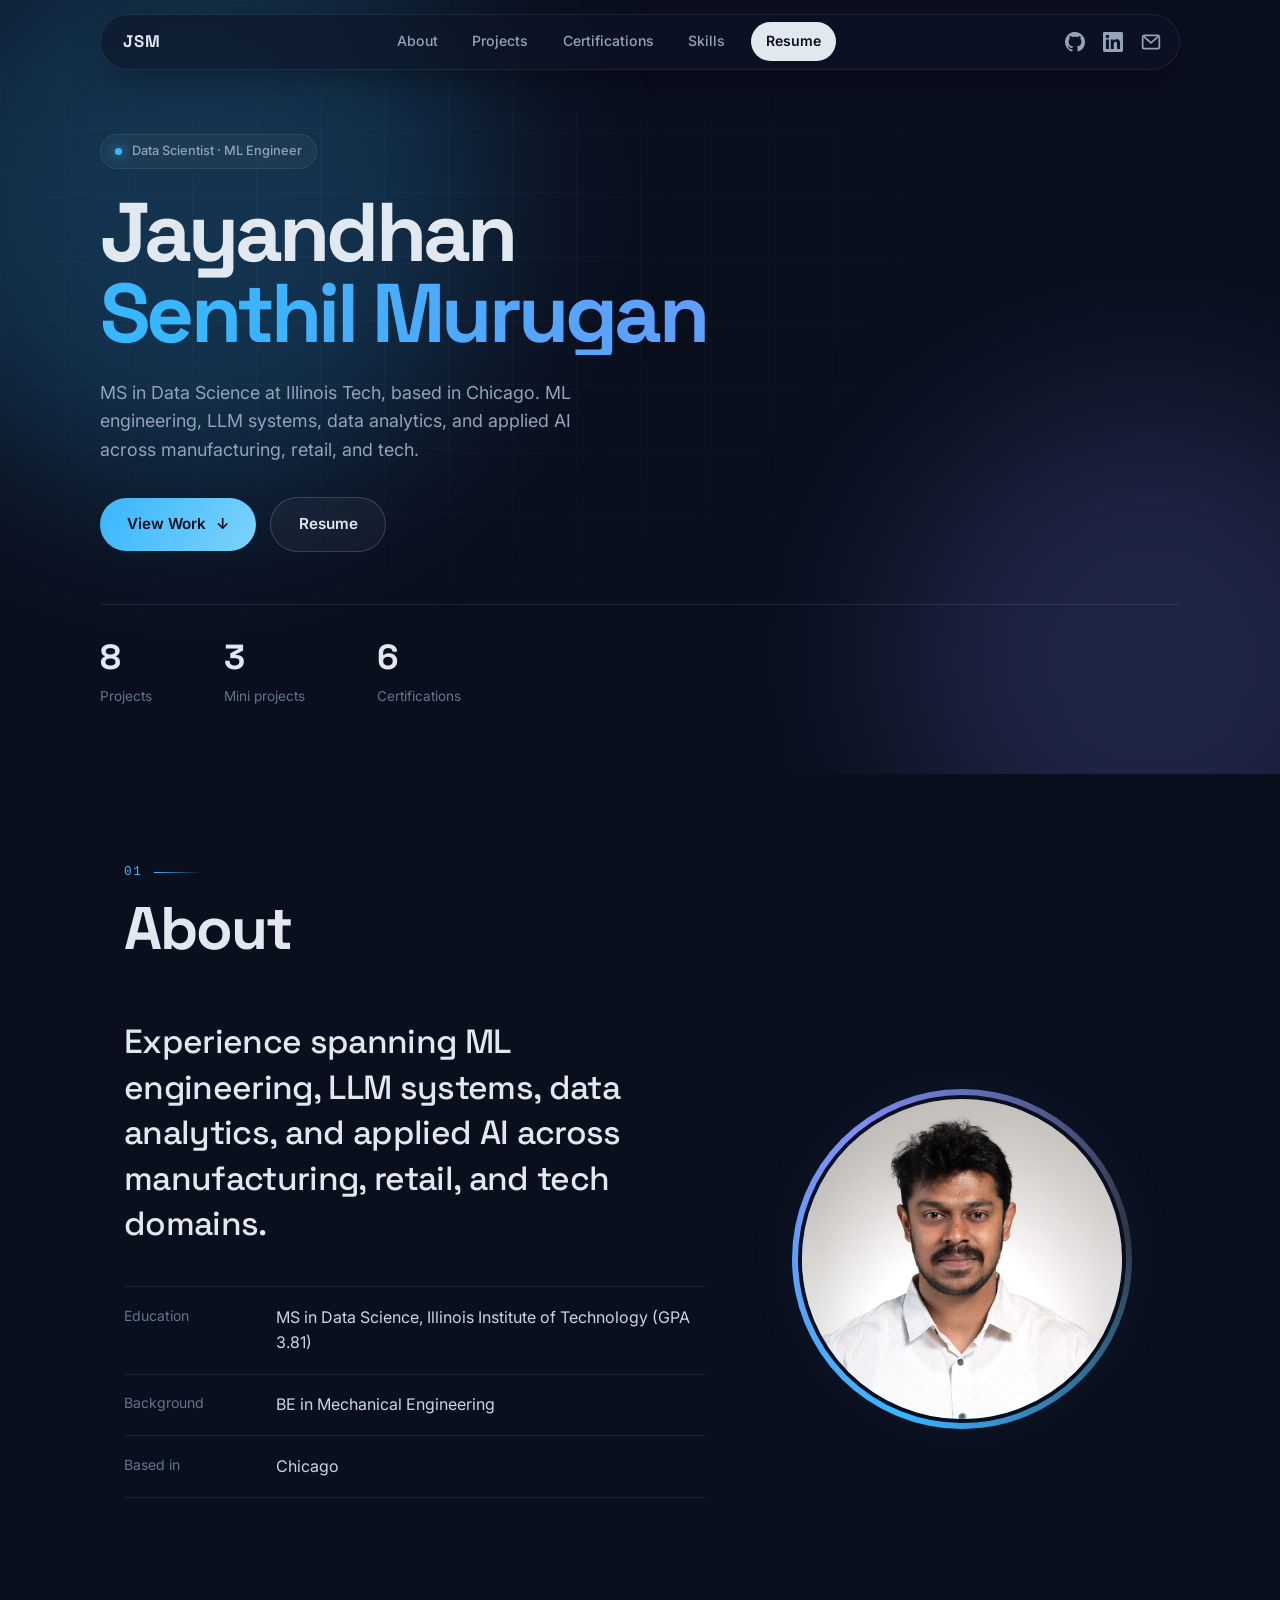
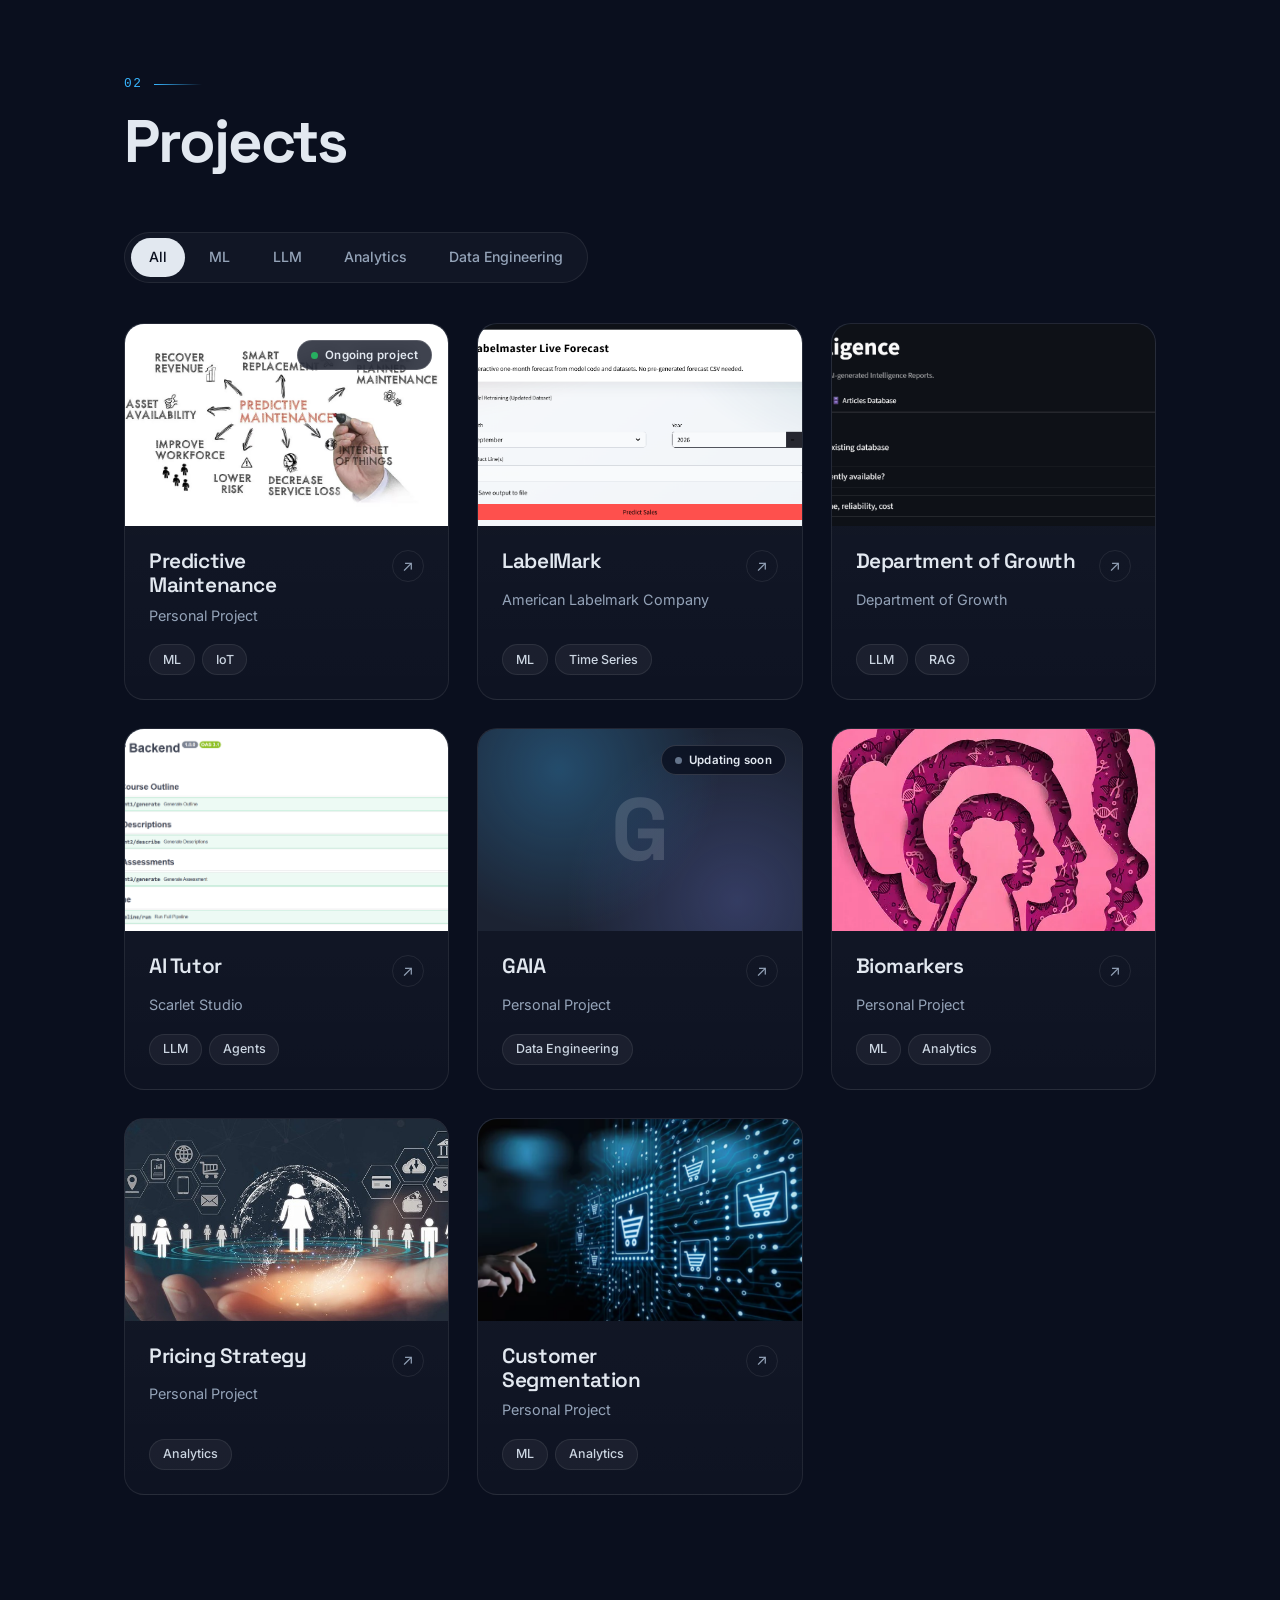
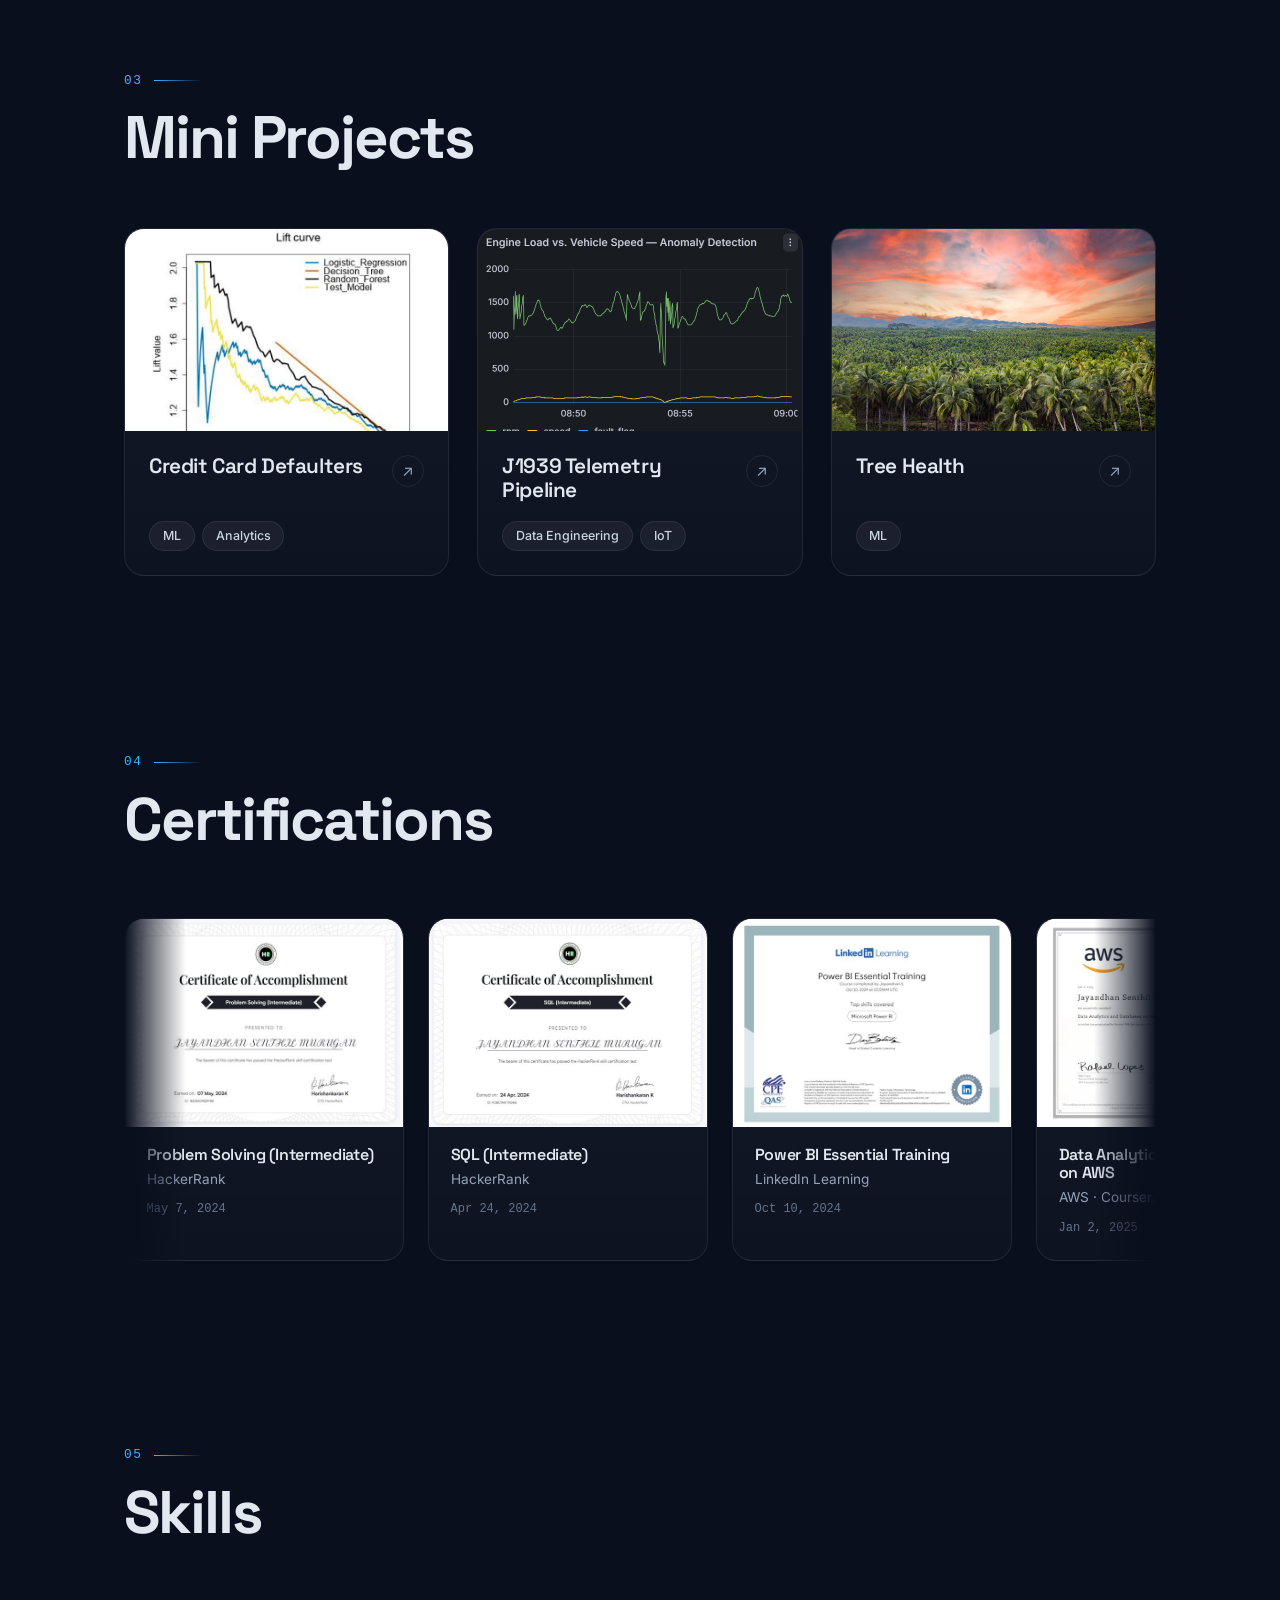
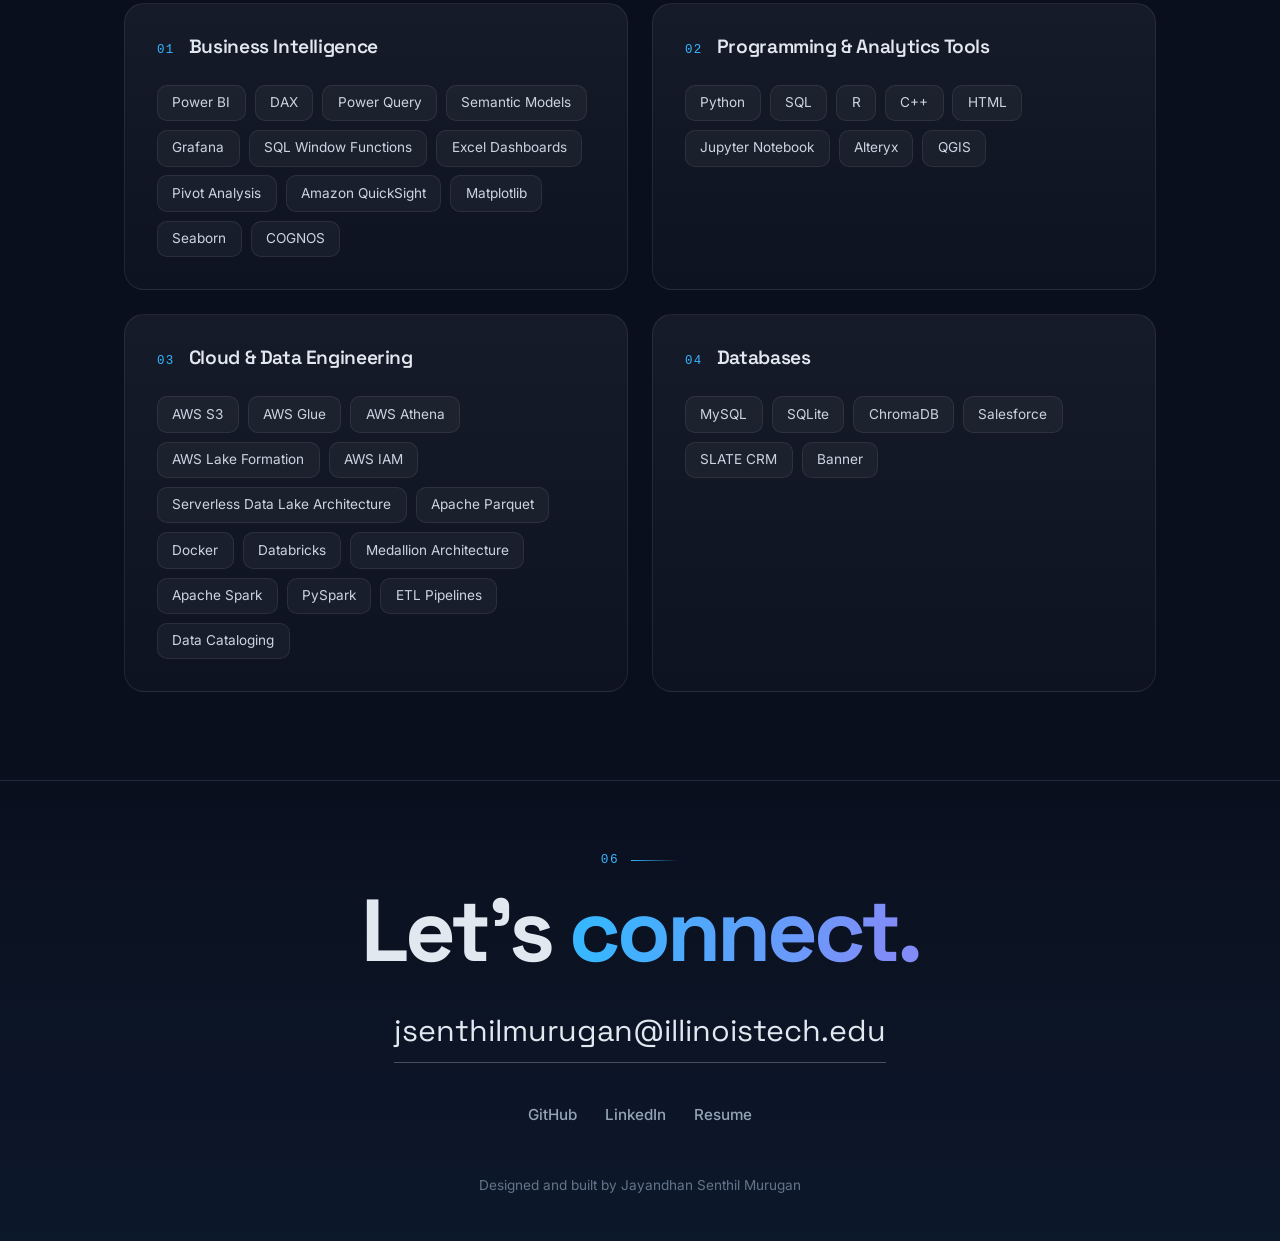
<file: index.html>
<!DOCTYPE html>
<html lang="en">
<head>
  <meta charset="UTF-8">
  <meta name="viewport" content="width=device-width, initial-scale=1.0">
  <title>Jayandhan Senthil Murugan</title>
  <meta name="description" content="Jayandhan Senthil Murugan — Data Scientist & ML Engineer portfolio">

  <!-- Google Fonts: Space Grotesk (headings) + Inter (body) -->
  <link rel="preconnect" href="https://fonts.googleapis.com">
  <link rel="preconnect" href="https://fonts.gstatic.com" crossorigin>
  <link
    href="https://fonts.googleapis.com/css2?family=Space+Grotesk:wght@400;500;600;700&family=Inter:wght@400;500;600;700&display=swap"
    rel="stylesheet"
  >

  <script>document.documentElement.classList.add('js');</script>
  <link rel="stylesheet" href="assets/css/main.css">
</head>
<body>
  <header class="nav" id="top">
    <div class="nav-inner">
      <a href="#top" class="nav-brand">JSM</a>

      <button
        type="button"
        class="nav-toggle"
        id="navToggle"
        aria-label="Toggle navigation"
        aria-expanded="false"
        aria-controls="navMenu"
      >
        <span></span>
        <span></span>
        <span></span>
      </button>

      <nav class="nav-menu" id="navMenu" aria-label="Primary">
        <a href="#about" class="nav-link">About</a>
        <a href="#projects" class="nav-link">Projects</a>
        <a href="#certifications" class="nav-link">Certifications</a>
        <a href="#skills" class="nav-link">Skills</a>
        <a href="assets/docs/JSM_Resume.pdf" class="nav-link nav-cta" target="_blank" rel="noopener noreferrer">Resume</a>
      </nav>

      <div class="nav-social">
        <a href="https://github.com/jayandhan99" target="_blank" rel="noopener noreferrer" aria-label="GitHub">
          <svg viewBox="0 0 24 24" width="20" height="20" fill="currentColor" aria-hidden="true">
            <path d="M12 0C5.37 0 0 5.37 0 12c0 5.31 3.435 9.795 8.205 11.385.6.105.825-.255.825-.57 0-.285-.015-1.23-.015-2.235-3.015.555-3.795-.735-4.035-1.41-.135-.345-.72-1.41-1.23-1.695-.42-.225-1.02-.78-.015-.795.945-.015 1.62.87 1.845 1.23 1.08 1.815 2.805 1.305 3.495.99.105-.78.42-1.305.765-1.605-2.67-.3-5.46-1.335-5.46-5.925 0-1.305.465-2.385 1.23-3.225-.12-.3-.54-1.53.12-3.18 0 0 1.005-.315 3.3 1.23.96-.27 1.98-.405 3-.405s2.04.135 3 .405c2.295-1.56 3.3-1.23 3.3-1.23.66 1.65.24 2.88.12 3.18.765.84 1.23 1.905 1.23 3.225 0 4.605-2.805 5.625-5.475 5.925.435.375.81 1.095.81 2.22 0 1.605-.015 2.895-.015 3.3 0 .315.225.69.825.57A12.02 12.02 0 0 0 24 12c0-6.63-5.37-12-12-12z">
          </svg>
        </a>
        <a href="https://www.linkedin.com/in/jayandhan-senthil-murugan/" target="_blank" rel="noopener noreferrer" aria-label="LinkedIn">
          <svg viewBox="0 0 24 24" width="20" height="20" fill="currentColor" aria-hidden="true">
            <path d="M20.447 20.452h-3.554v-5.569c0-1.328-.027-3.037-1.852-3.037-1.853 0-2.136 1.445-2.136 2.939v5.667H9.351V9h3.414v1.561h.046c.477-.9 1.637-1.85 3.37-1.85 3.601 0 4.267 2.37 4.267 5.455v6.286zM5.337 7.433c-1.144 0-2.063-.926-2.063-2.065 0-1.138.92-2.063 2.063-2.063 1.14 0 2.064.925 2.064 2.063 0 1.139-.925 2.065-2.064 2.065zm1.782 13.019H3.555V9h3.564v11.452zM22.225 0H1.771C.792 0 0 .774 0 1.729v20.542C0 23.227.792 24 1.771 24h20.451C23.2 24 24 23.227 24 22.271V1.729C24 .774 23.2 0 22.222 0h.003z">
          </svg>
        </a>
        <a href="mailto:jsenthilmurugan@illinoistech.edu" aria-label="Email">
          <svg viewBox="0 0 24 24" width="20" height="20" fill="none" stroke="currentColor" stroke-width="2" stroke-linecap="round" stroke-linejoin="round" aria-hidden="true">
            <rect x="2" y="4" width="20" height="16" rx="2">
            </rect>
            <path d="m4 6 8 7 8-7">
            </path>
          </svg>
        </a>
      </div>
    </div>
  </header>

  <main>
    <section id="hero" class="hero">
      <span class="hero-glow hero-glow-a" aria-hidden="true"></span>
      <span class="hero-glow hero-glow-b" aria-hidden="true"></span>
      <div class="hero-inner">
        <p class="hero-eyebrow reveal">Data Scientist &middot; ML Engineer</p>
        <h1 class="hero-name reveal">
          <span class="hero-line">Jayandhan</span>
          <span class="hero-line text-gradient">Senthil Murugan</span>
        </h1>
        <p class="hero-lead reveal">
          MS in Data Science at Illinois Tech, based in Chicago. ML engineering, LLM systems, data
          analytics, and applied AI across manufacturing, retail, and tech.
        </p>
        <div class="hero-actions reveal">
          <a href="#projects" class="btn btn-primary">View Work <span aria-hidden="true">&darr;</span></a>
          <a href="assets/docs/JSM_Resume.pdf" class="btn btn-secondary" target="_blank" rel="noopener noreferrer">Resume</a>
        </div>
        <dl class="hero-stats reveal">
          <div class="hero-stat"><dt>Projects</dt><dd data-stat="projects">&ndash;</dd></div>
          <div class="hero-stat"><dt>Mini projects</dt><dd data-stat="miniProjects">&ndash;</dd></div>
          <div class="hero-stat"><dt>Certifications</dt><dd data-stat="certifications">&ndash;</dd></div>
        </dl>
      </div>
    </section>

    <section id="about" class="about">
      <div class="section-inner">
        <div class="section-head reveal">
          <span class="section-index" aria-hidden="true">01</span>
          <h2 class="section-title">About</h2>
        </div>
        <div class="about-grid">
          <div class="about-bio reveal">
            <p class="about-lead">
              Experience spanning ML engineering, LLM systems, data analytics, and applied AI across
              manufacturing, retail, and tech domains.
            </p>
            <dl class="about-facts">
              <div><dt>Education</dt><dd>MS in Data Science, Illinois Institute of Technology (GPA 3.81)</dd></div>
              <div><dt>Background</dt><dd>BE in Mechanical Engineering</dd></div>
              <div><dt>Based in</dt><dd>Chicago</dd></div>
            </dl>
          </div>
          <div class="about-photo reveal">
            <div class="photo-frame">
              <img src="assets/img/profile/profile.jpg" alt="Jayandhan Senthil Murugan" class="profile-photo">
            </div>
          </div>
        </div>
      </div>
    </section>

    <section id="projects" class="projects">
      <div class="section-inner">
        <div class="section-head reveal">
          <span class="section-index" aria-hidden="true">02</span>
          <h2 class="section-title">Projects</h2>
        </div>
        <div class="filter-bar reveal" id="projectFilters">
          <button type="button" class="filter-btn is-active" data-filter="all">All</button>
          <button type="button" class="filter-btn" data-filter="ML">ML</button>
          <button type="button" class="filter-btn" data-filter="LLM">LLM</button>
          <button type="button" class="filter-btn" data-filter="Analytics">Analytics</button>
          <button type="button" class="filter-btn" data-filter="Data Engineering">Data Engineering</button>
        </div>
        <div class="card-grid" id="projectGrid"></div>
      </div>
    </section>

    <section id="mini-projects" class="mini-projects">
      <div class="section-inner">
        <div class="section-head reveal">
          <span class="section-index" aria-hidden="true">03</span>
          <h2 class="section-title">Mini Projects</h2>
        </div>
        <div class="card-grid card-grid-compact" id="miniProjectGrid"></div>
      </div>
    </section>

    <section id="certifications" class="certifications">
      <div class="section-inner">
        <div class="section-head reveal">
          <span class="section-index" aria-hidden="true">04</span>
          <h2 class="section-title">Certifications</h2>
        </div>
        <div class="cert-row" id="certRow"></div>
      </div>
    </section>

    <section id="skills" class="skills">
      <div class="section-inner">
        <div class="section-head reveal">
          <span class="section-index" aria-hidden="true">05</span>
          <h2 class="section-title">Skills</h2>
        </div>
        <div class="skills-groups" id="skillsGroups"></div>
      </div>
    </section>
  </main>

  <footer id="contact" class="contact">
    <div class="section-inner contact-inner">
      <span class="section-index reveal" aria-hidden="true">06</span>
      <h2 class="contact-title reveal">Let&rsquo;s <span class="text-gradient">connect.</span></h2>
      <a href="mailto:jsenthilmurugan@illinoistech.edu" class="contact-email reveal">jsenthilmurugan@illinoistech.edu</a>
      <div class="contact-links">
        <a href="https://github.com/jayandhan99" class="contact-link" target="_blank" rel="noopener noreferrer">GitHub</a>
        <a href="https://www.linkedin.com/in/jayandhan-senthil-murugan/" class="contact-link" target="_blank" rel="noopener noreferrer">LinkedIn</a>
        <a href="assets/docs/JSM_Resume.pdf" class="contact-link" target="_blank" rel="noopener noreferrer">Resume</a>
      </div>
      <p class="contact-credit">Designed and built by Jayandhan Senthil Murugan</p>
    </div>
  </footer>

  <script src="data/projects.js" defer></script>
  <script src="data/mini_projects.js" defer></script>
  <script src="data/certifications.js" defer></script>
  <script src="data/skills.js" defer></script>
  <script src="assets/js/main.js" defer></script>
</body>
</html>
</file>
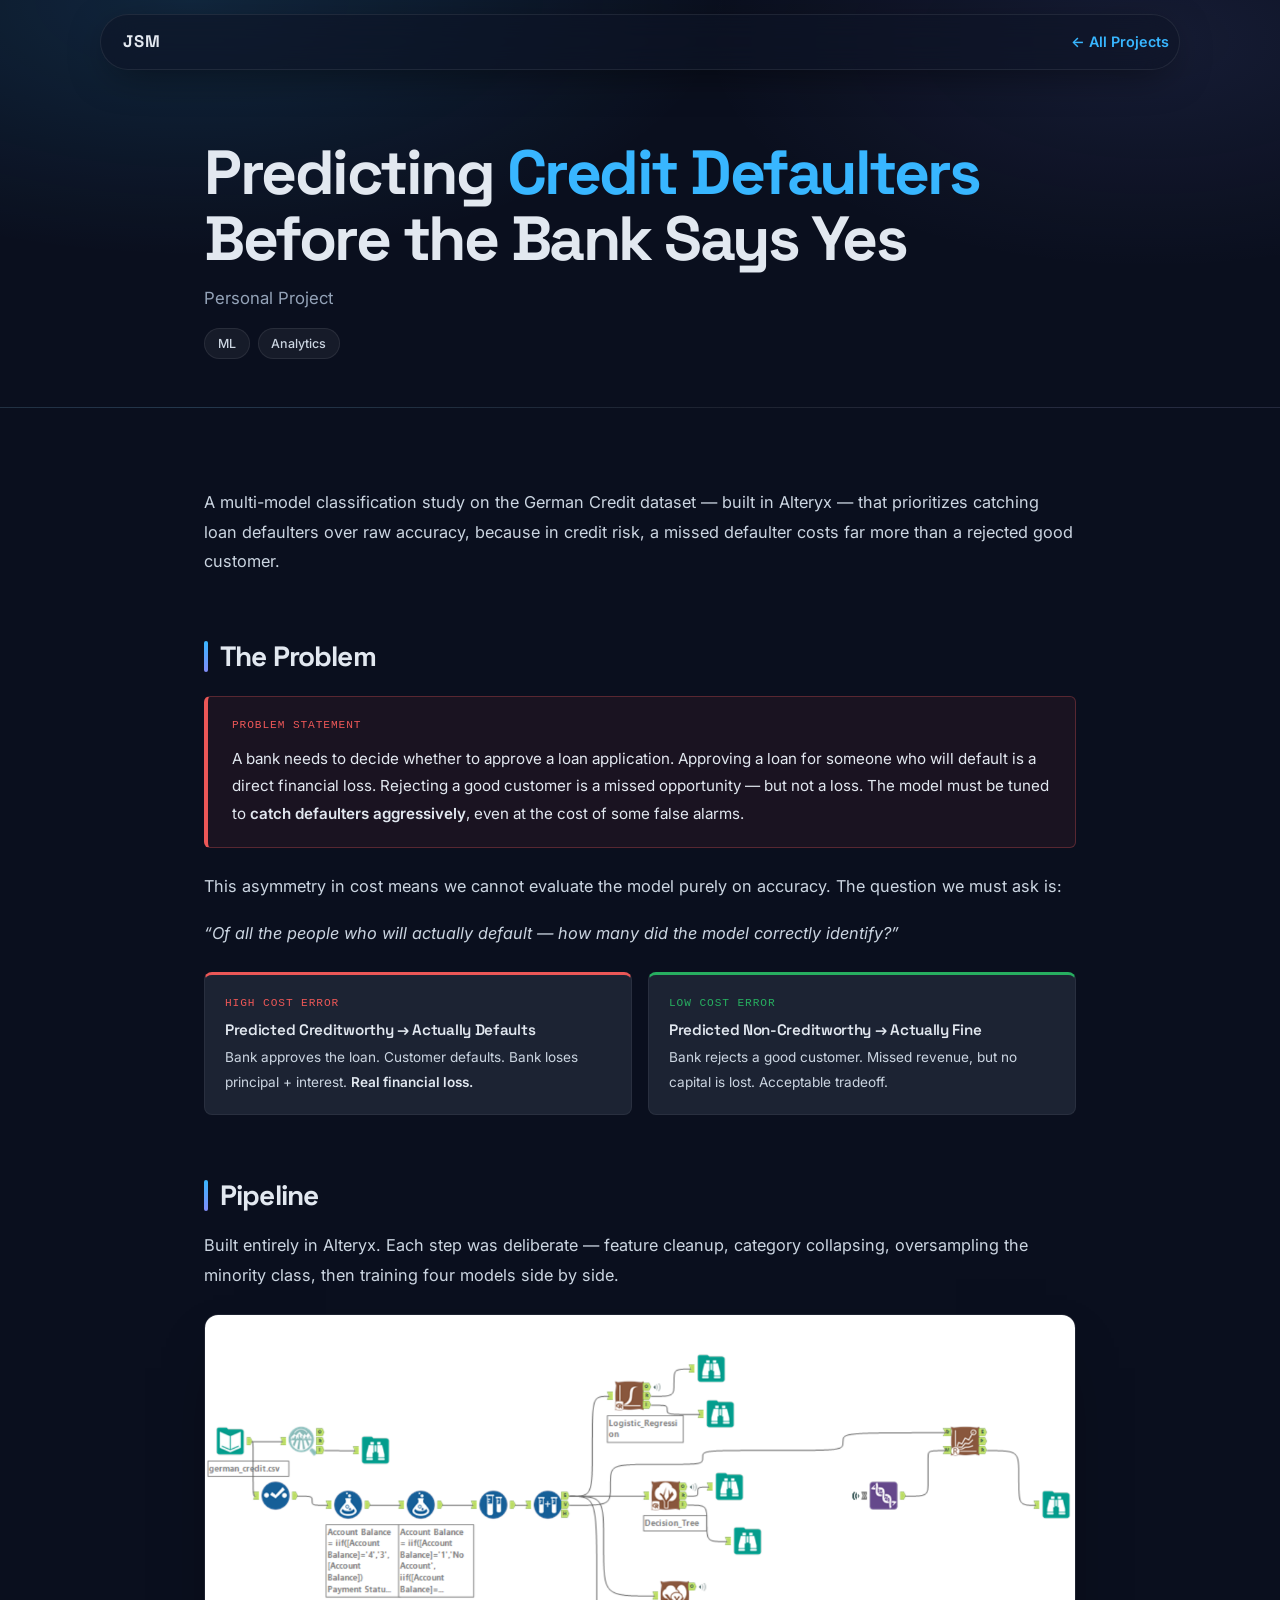
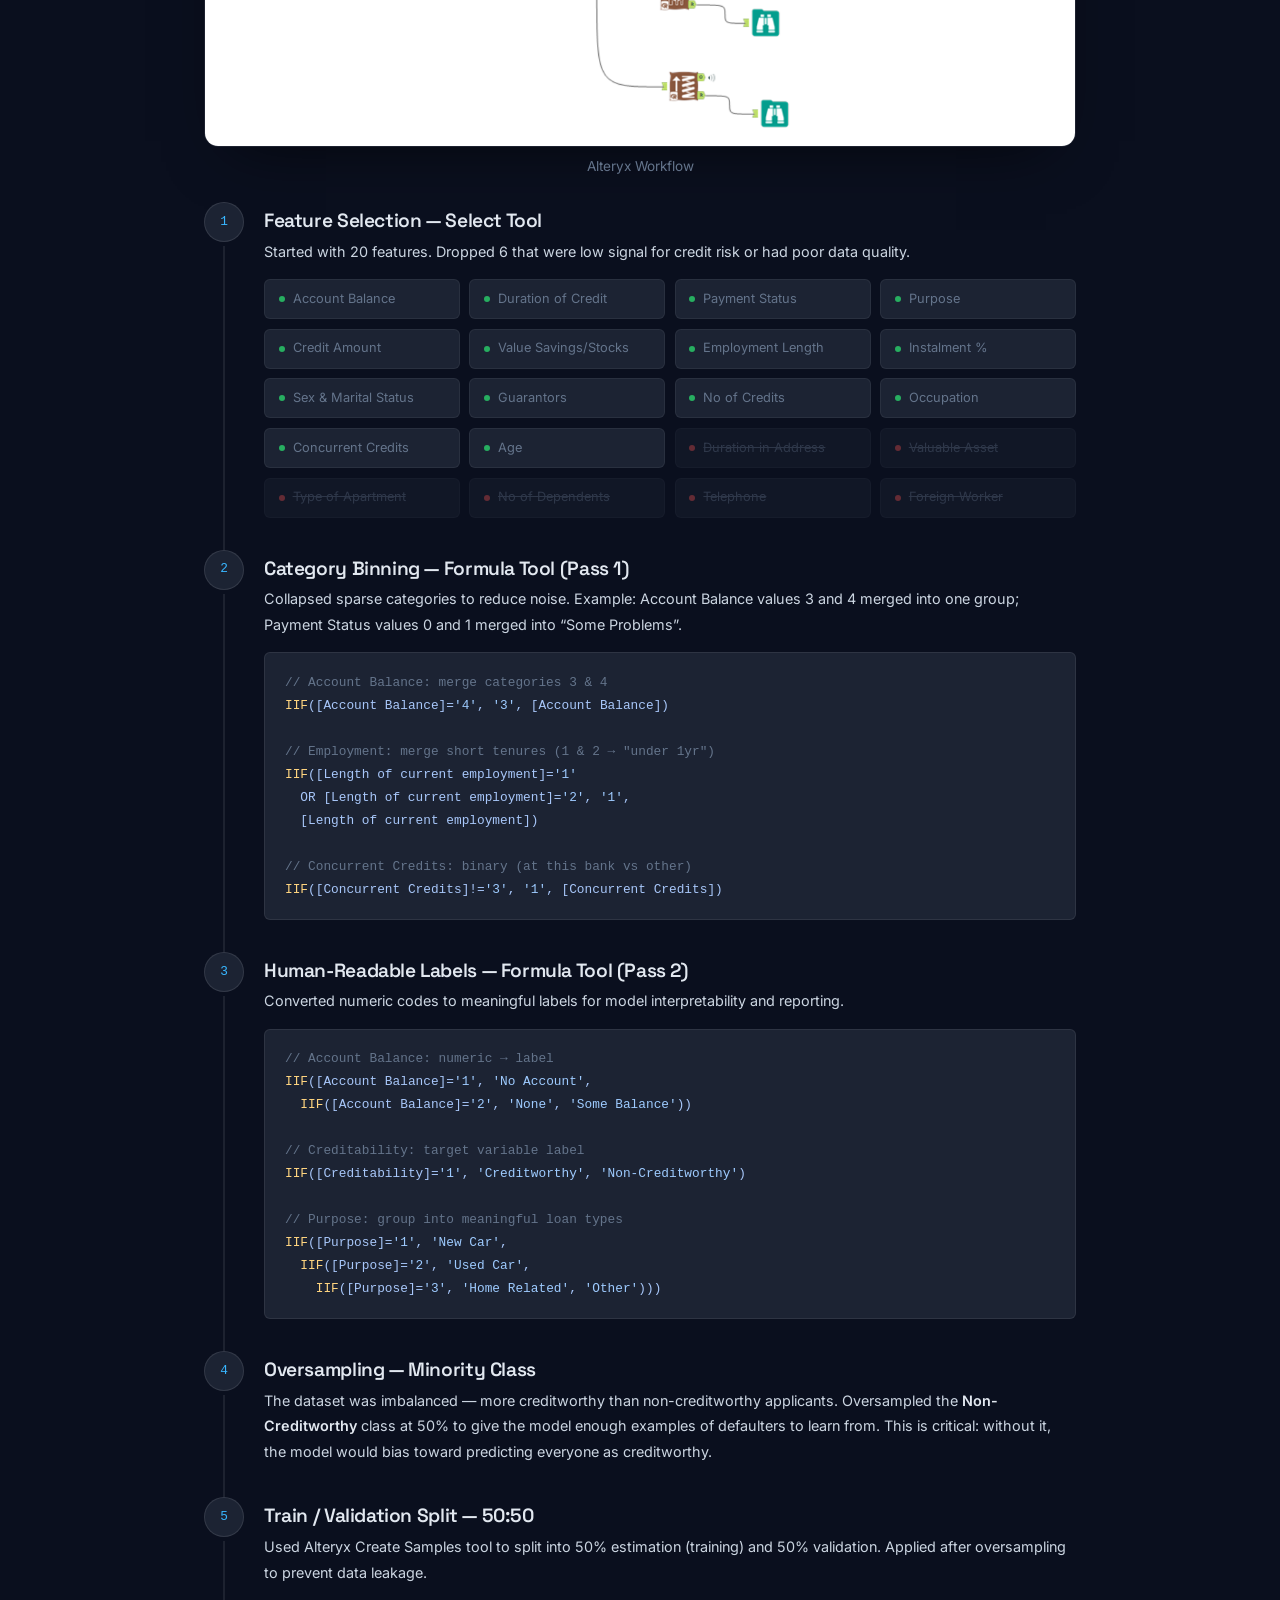
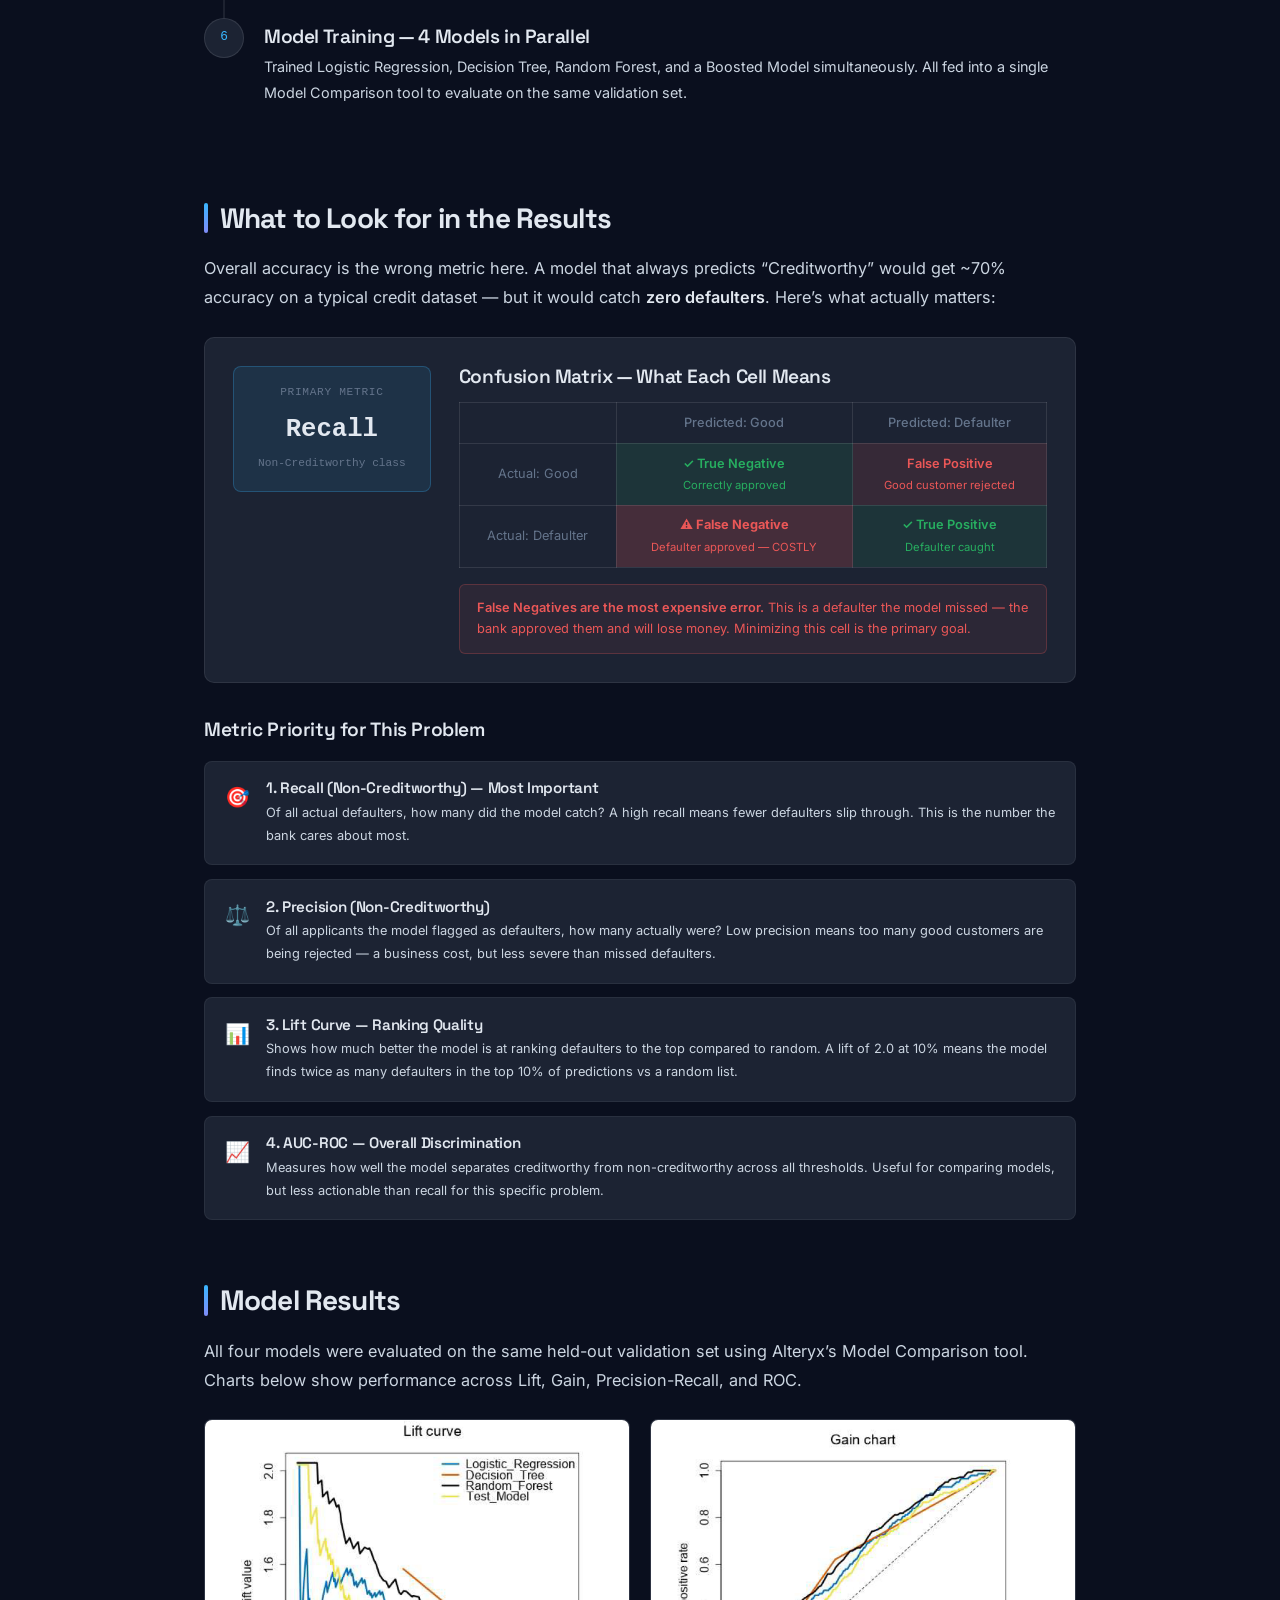
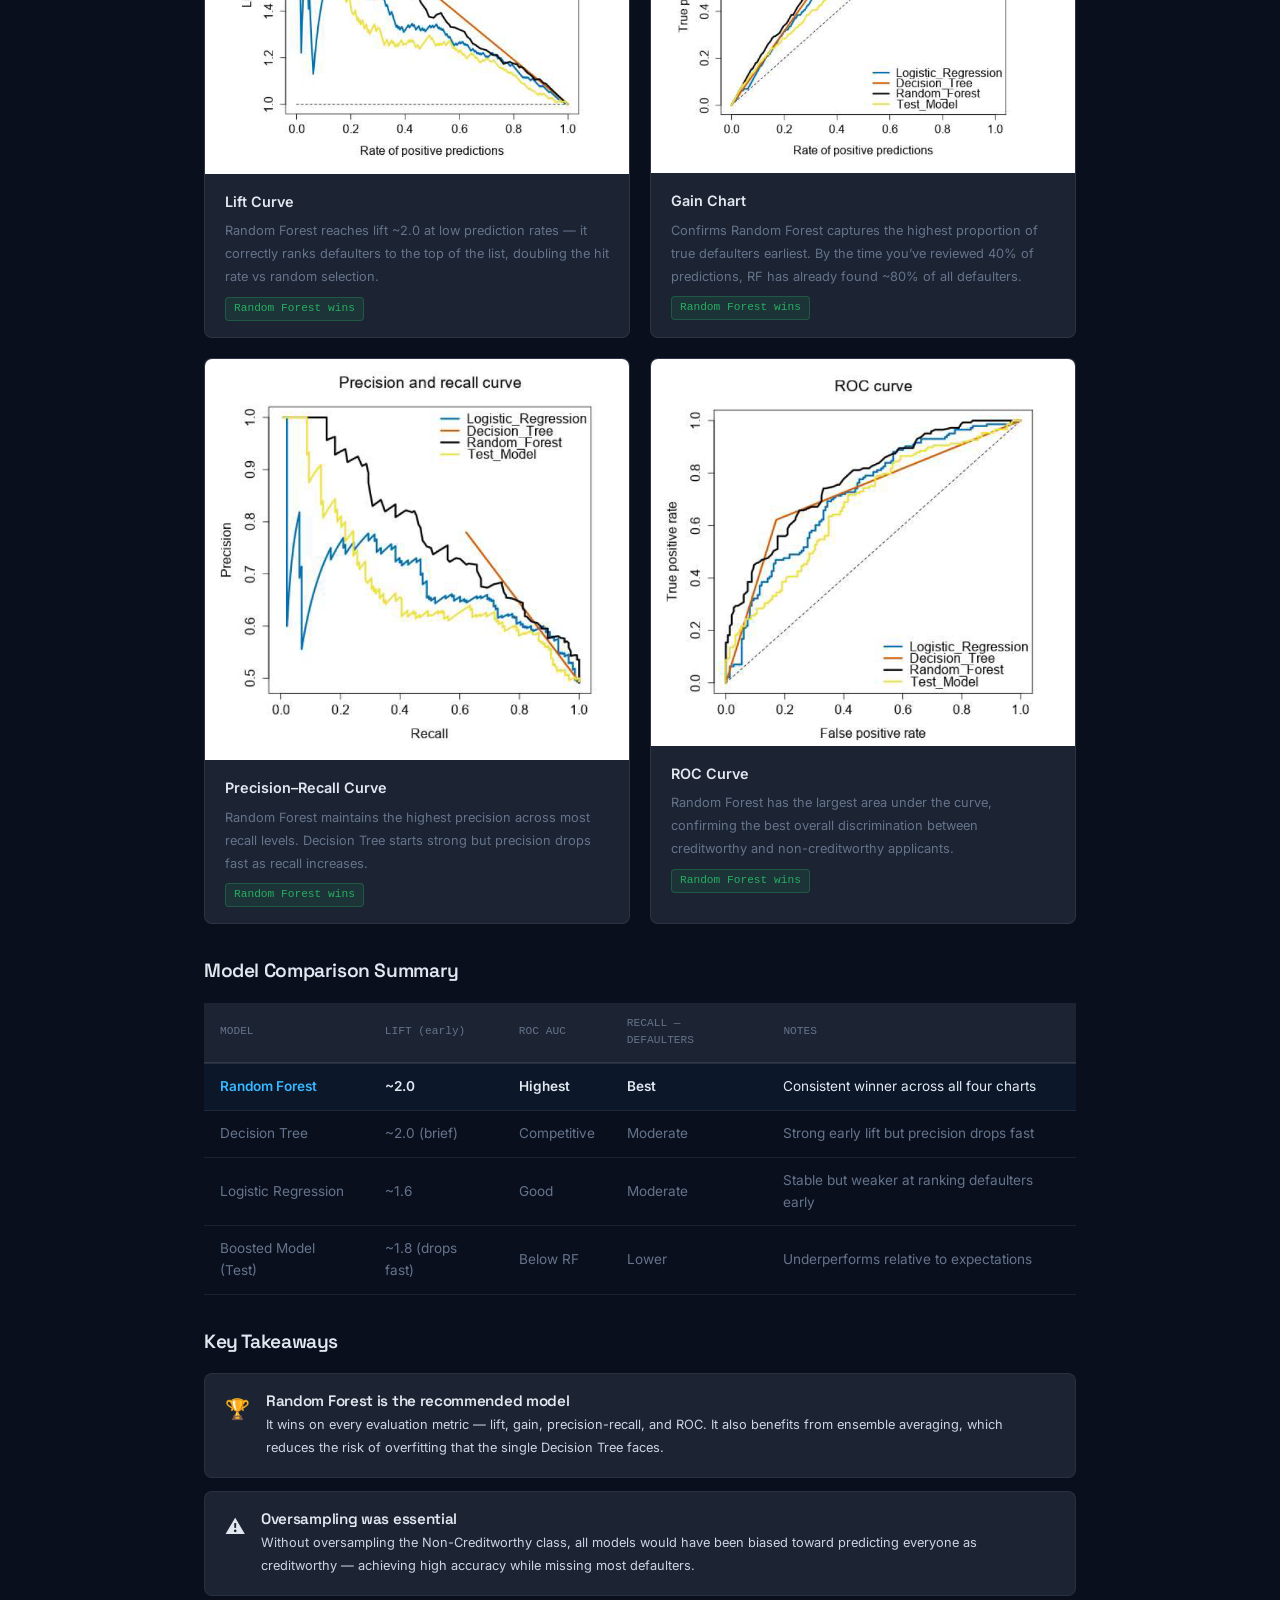
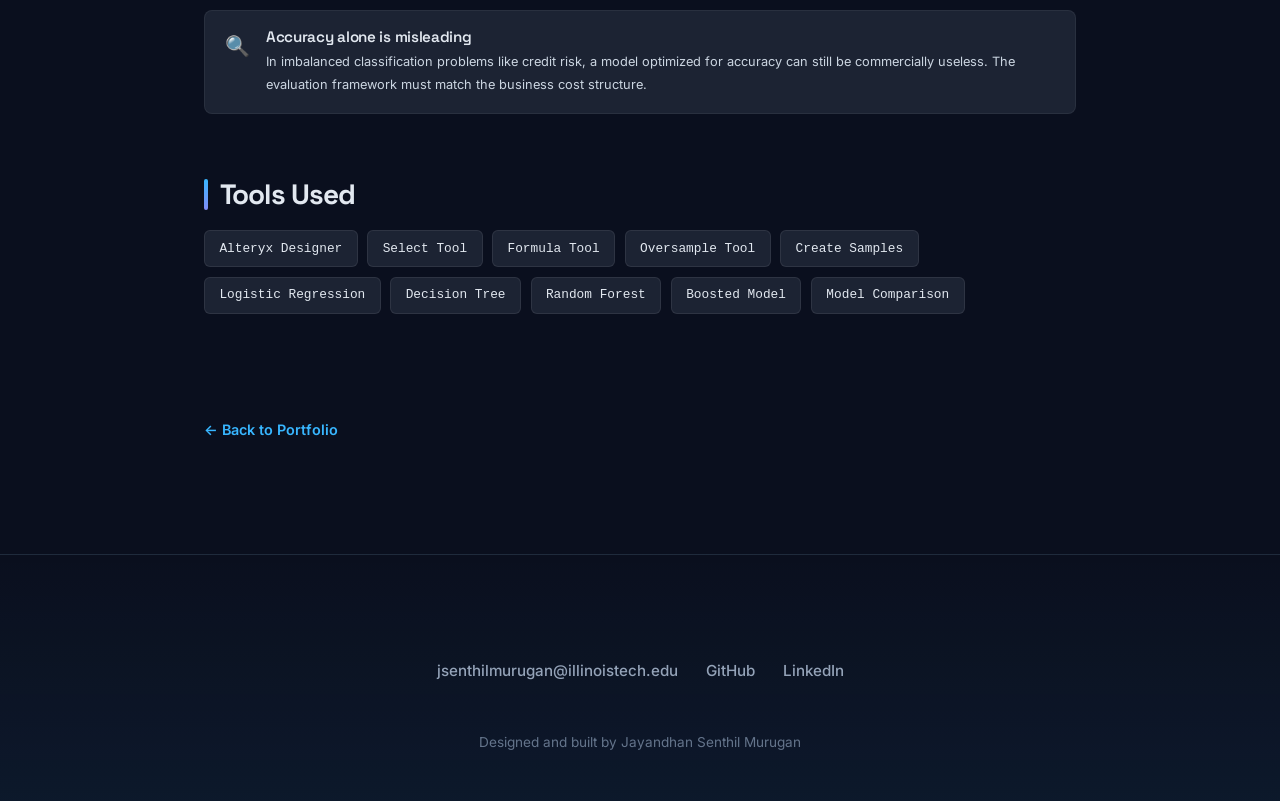
<file: mini_projects/credit_card_defaulters.html>
<!DOCTYPE html>
<html lang="en">
<head>
  <meta charset="UTF-8">
  <meta name="viewport" content="width=device-width, initial-scale=1.0">
  <title>Credit Card Defaulters — Portfolio</title>
  <meta name="description" content="A multi-model classification study on the German Credit dataset that prioritizes catching loan defaulters over raw accuracy.">

  <link rel="preconnect" href="https://fonts.googleapis.com">
  <link rel="preconnect" href="https://fonts.gstatic.com" crossorigin>
  <link
    href="https://fonts.googleapis.com/css2?family=Space+Grotesk:wght@400;500;600;700&family=Inter:wght@400;500;600;700&display=swap"
    rel="stylesheet"
  >

  <link rel="stylesheet" href="../assets/css/main.css">
  <link rel="stylesheet" href="../assets/css/project.css">
</head>
<body>
  <header class="nav">
    <div class="nav-inner">
      <a href="../index.html" class="nav-brand">JSM</a>
      <a href="../index.html#mini-projects" class="back-link">&larr; All Projects</a>
    </div>
  </header>

  <main>
    <section class="project-hero">
      <div class="section-inner">
        <h1 class="project-title">Predicting <span class="text-accent">Credit Defaulters</span> Before the Bank Says Yes</h1>
        <p class="project-context">Personal Project</p>
        <div class="project-tags">
          <span class="pill">ML</span>
          <span class="pill">Analytics</span>
        </div>
      </div>
    </section>

    <section class="project-content">
      <div class="section-inner">
        <article class="project-section">
          <p>
            A multi-model classification study on the German Credit dataset &mdash; built in Alteryx
            &mdash; that prioritizes catching loan defaulters over raw accuracy, because in credit risk, a
            missed defaulter costs far more than a rejected good customer.
          </p>
        </article>

        <article class="project-section">
          <h2>The Problem</h2>
          <div class="callout-box">
            <div class="callout-label">PROBLEM STATEMENT</div>
            <p>
              A bank needs to decide whether to approve a loan application. Approving a loan for someone
              who will default is a direct financial loss. Rejecting a good customer is a missed
              opportunity &mdash; but not a loss. The model must be tuned to <strong>catch defaulters
              aggressively</strong>, even at the cost of some false alarms.
            </p>
          </div>

          <p>This asymmetry in cost means we cannot evaluate the model purely on accuracy. The question we must ask is:</p>
          <p><em>&ldquo;Of all the people who will actually default &mdash; how many did the model correctly identify?&rdquo;</em></p>

          <div class="cost-grid">
            <div class="cost-card bad">
              <div class="verdict">HIGH COST ERROR</div>
              <h3>Predicted Creditworthy &rarr; Actually Defaults</h3>
              <p>Bank approves the loan. Customer defaults. Bank loses principal + interest. <strong>Real financial loss.</strong></p>
            </div>
            <div class="cost-card ok">
              <div class="verdict">LOW COST ERROR</div>
              <h3>Predicted Non-Creditworthy &rarr; Actually Fine</h3>
              <p>Bank rejects a good customer. Missed revenue, but no capital is lost. Acceptable tradeoff.</p>
            </div>
          </div>
        </article>

        <article class="project-section">
          <h2>Pipeline</h2>
          <p>Built entirely in Alteryx. Each step was deliberate &mdash; feature cleanup, category collapsing, oversampling the minority class, then training four models side by side.</p>

          <figure class="project-figure">
            <img src="../assets/img/mini_projects/credit_card_defaulters/alteryx-workflow.png" alt="Alteryx workflow showing data input, formula tools, oversampling, and four parallel models feeding into a model comparison tool">
            <figcaption>Alteryx Workflow</figcaption>
          </figure>

          <div class="pipeline">
            <div class="step">
              <div class="step-num">1</div>
              <div class="step-body">
                <h3>Feature Selection &mdash; Select Tool</h3>
                <p>Started with 20 features. Dropped 6 that were low signal for credit risk or had poor data quality.</p>
                <div class="features-grid">
                  <div class="feature-chip"><span class="dot kept"></span>Account Balance</div>
                  <div class="feature-chip"><span class="dot kept"></span>Duration of Credit</div>
                  <div class="feature-chip"><span class="dot kept"></span>Payment Status</div>
                  <div class="feature-chip"><span class="dot kept"></span>Purpose</div>
                  <div class="feature-chip"><span class="dot kept"></span>Credit Amount</div>
                  <div class="feature-chip"><span class="dot kept"></span>Value Savings/Stocks</div>
                  <div class="feature-chip"><span class="dot kept"></span>Employment Length</div>
                  <div class="feature-chip"><span class="dot kept"></span>Instalment %</div>
                  <div class="feature-chip"><span class="dot kept"></span>Sex &amp; Marital Status</div>
                  <div class="feature-chip"><span class="dot kept"></span>Guarantors</div>
                  <div class="feature-chip"><span class="dot kept"></span>No of Credits</div>
                  <div class="feature-chip"><span class="dot kept"></span>Occupation</div>
                  <div class="feature-chip"><span class="dot kept"></span>Concurrent Credits</div>
                  <div class="feature-chip"><span class="dot kept"></span>Age</div>
                  <div class="feature-chip dropped"><span class="dot drop"></span>Duration in Address</div>
                  <div class="feature-chip dropped"><span class="dot drop"></span>Valuable Asset</div>
                  <div class="feature-chip dropped"><span class="dot drop"></span>Type of Apartment</div>
                  <div class="feature-chip dropped"><span class="dot drop"></span>No of Dependents</div>
                  <div class="feature-chip dropped"><span class="dot drop"></span>Telephone</div>
                  <div class="feature-chip dropped"><span class="dot drop"></span>Foreign Worker</div>
                </div>
              </div>
            </div>

            <div class="step">
              <div class="step-num">2</div>
              <div class="step-body">
                <h3>Category Binning &mdash; Formula Tool (Pass 1)</h3>
                <p>Collapsed sparse categories to reduce noise. Example: Account Balance values 3 and 4 merged into one group; Payment Status values 0 and 1 merged into &ldquo;Some Problems&rdquo;.</p>
                <div class="code-block"><span class="comment">// Account Balance: merge categories 3 &amp; 4</span>
<span class="fn">IIF</span>([Account Balance]=<span class="str">'4'</span>, <span class="str">'3'</span>, [Account Balance])

<span class="comment">// Employment: merge short tenures (1 &amp; 2 &rarr; "under 1yr")</span>
<span class="fn">IIF</span>([Length of current employment]=<span class="str">'1'</span>
  OR [Length of current employment]=<span class="str">'2'</span>, <span class="str">'1'</span>,
  [Length of current employment])

<span class="comment">// Concurrent Credits: binary (at this bank vs other)</span>
<span class="fn">IIF</span>([Concurrent Credits]!=<span class="str">'3'</span>, <span class="str">'1'</span>, [Concurrent Credits])</div>
              </div>
            </div>

            <div class="step">
              <div class="step-num">3</div>
              <div class="step-body">
                <h3>Human-Readable Labels &mdash; Formula Tool (Pass 2)</h3>
                <p>Converted numeric codes to meaningful labels for model interpretability and reporting.</p>
                <div class="code-block"><span class="comment">// Account Balance: numeric &rarr; label</span>
<span class="fn">IIF</span>([Account Balance]=<span class="str">'1'</span>, <span class="str">'No Account'</span>,
  <span class="fn">IIF</span>([Account Balance]=<span class="str">'2'</span>, <span class="str">'None'</span>, <span class="str">'Some Balance'</span>))

<span class="comment">// Creditability: target variable label</span>
<span class="fn">IIF</span>([Creditability]=<span class="str">'1'</span>, <span class="str">'Creditworthy'</span>, <span class="str">'Non-Creditworthy'</span>)

<span class="comment">// Purpose: group into meaningful loan types</span>
<span class="fn">IIF</span>([Purpose]=<span class="str">'1'</span>, <span class="str">'New Car'</span>,
  <span class="fn">IIF</span>([Purpose]=<span class="str">'2'</span>, <span class="str">'Used Car'</span>,
    <span class="fn">IIF</span>([Purpose]=<span class="str">'3'</span>, <span class="str">'Home Related'</span>, <span class="str">'Other'</span>)))</div>
              </div>
            </div>

            <div class="step">
              <div class="step-num">4</div>
              <div class="step-body">
                <h3>Oversampling &mdash; Minority Class</h3>
                <p>The dataset was imbalanced &mdash; more creditworthy than non-creditworthy applicants. Oversampled the <strong>Non-Creditworthy</strong> class at 50% to give the model enough examples of defaulters to learn from. This is critical: without it, the model would bias toward predicting everyone as creditworthy.</p>
              </div>
            </div>

            <div class="step">
              <div class="step-num">5</div>
              <div class="step-body">
                <h3>Train / Validation Split &mdash; 50:50</h3>
                <p>Used Alteryx Create Samples tool to split into 50% estimation (training) and 50% validation. Applied after oversampling to prevent data leakage.</p>
              </div>
            </div>

            <div class="step">
              <div class="step-num">6</div>
              <div class="step-body">
                <h3>Model Training &mdash; 4 Models in Parallel</h3>
                <p>Trained Logistic Regression, Decision Tree, Random Forest, and a Boosted Model simultaneously. All fed into a single Model Comparison tool to evaluate on the same validation set.</p>
              </div>
            </div>
          </div>
        </article>

        <article class="project-section">
          <h2>What to Look for in the Results</h2>
          <p>
            Overall accuracy is the wrong metric here. A model that always predicts &ldquo;Creditworthy&rdquo;
            would get ~70% accuracy on a typical credit dataset &mdash; but it would catch
            <strong>zero defaulters</strong>. Here&rsquo;s what actually matters:
          </p>

          <div class="metric-hero">
            <div class="metric-big">
              <div class="metric-label">PRIMARY METRIC</div>
              <div class="metric-value">Recall</div>
              <div class="metric-sub">Non-Creditworthy class</div>
            </div>
            <div class="metric-matrix">
              <h3>Confusion Matrix &mdash; What Each Cell Means</h3>
              <table class="matrix-table">
                <thead>
                  <tr>
                    <th></th>
                    <th>Predicted: Good</th>
                    <th>Predicted: Defaulter</th>
                  </tr>
                </thead>
                <tbody>
                  <tr>
                    <td class="row-label">Actual: Good</td>
                    <td class="tp">&check; True Negative<span class="cell-note">Correctly approved</span></td>
                    <td class="fp">False Positive<span class="cell-note">Good customer rejected</span></td>
                  </tr>
                  <tr>
                    <td class="row-label">Actual: Defaulter</td>
                    <td class="fn">&#9888; False Negative<span class="cell-note">Defaulter approved &mdash; COSTLY</span></td>
                    <td class="tp">&check; True Positive<span class="cell-note">Defaulter caught</span></td>
                  </tr>
                </tbody>
              </table>
              <div class="matrix-warning">
                <strong>False Negatives are the most expensive error.</strong> This is a defaulter the model missed &mdash; the bank approved them and will lose money. Minimizing this cell is the primary goal.
              </div>
            </div>
          </div>

          <h3>Metric Priority for This Problem</h3>
          <div class="takeaway-list">
            <div class="takeaway">
              <div class="takeaway-icon">&#127919;</div>
              <div class="takeaway-text">
                <h3>1. Recall (Non-Creditworthy) &mdash; Most Important</h3>
                <p>Of all actual defaulters, how many did the model catch? A high recall means fewer defaulters slip through. This is the number the bank cares about most.</p>
              </div>
            </div>
            <div class="takeaway">
              <div class="takeaway-icon">&#9878;&#65039;</div>
              <div class="takeaway-text">
                <h3>2. Precision (Non-Creditworthy)</h3>
                <p>Of all applicants the model flagged as defaulters, how many actually were? Low precision means too many good customers are being rejected &mdash; a business cost, but less severe than missed defaulters.</p>
              </div>
            </div>
            <div class="takeaway">
              <div class="takeaway-icon">&#128202;</div>
              <div class="takeaway-text">
                <h3>3. Lift Curve &mdash; Ranking Quality</h3>
                <p>Shows how much better the model is at ranking defaulters to the top compared to random. A lift of 2.0 at 10% means the model finds twice as many defaulters in the top 10% of predictions vs a random list.</p>
              </div>
            </div>
            <div class="takeaway">
              <div class="takeaway-icon">&#128200;</div>
              <div class="takeaway-text">
                <h3>4. AUC-ROC &mdash; Overall Discrimination</h3>
                <p>Measures how well the model separates creditworthy from non-creditworthy across all thresholds. Useful for comparing models, but less actionable than recall for this specific problem.</p>
              </div>
            </div>
          </div>
        </article>

        <article class="project-section">
          <h2>Model Results</h2>
          <p>All four models were evaluated on the same held-out validation set using Alteryx&rsquo;s Model Comparison tool. Charts below show performance across Lift, Gain, Precision-Recall, and ROC.</p>

          <div class="chart-grid">
            <div class="chart-card">
              <img src="../assets/img/mini_projects/credit_card_defaulters/lift_curve.png" alt="Lift curve comparing Logistic Regression, Decision Tree, Random Forest, and Test Model">
              <div class="chart-info">
                <div class="chart-title">Lift Curve</div>
                <p class="chart-desc">Random Forest reaches lift ~2.0 at low prediction rates &mdash; it correctly ranks defaulters to the top of the list, doubling the hit rate vs random selection.</p>
                <span class="winner-badge">Random Forest wins</span>
              </div>
            </div>

            <div class="chart-card">
              <img src="../assets/img/mini_projects/credit_card_defaulters/gain_chart.png" alt="Gain chart comparing model performance">
              <div class="chart-info">
                <div class="chart-title">Gain Chart</div>
                <p class="chart-desc">Confirms Random Forest captures the highest proportion of true defaulters earliest. By the time you&rsquo;ve reviewed 40% of predictions, RF has already found ~80% of all defaulters.</p>
                <span class="winner-badge">Random Forest wins</span>
              </div>
            </div>

            <div class="chart-card">
              <img src="../assets/img/mini_projects/credit_card_defaulters/precision_recall.png" alt="Precision-recall curve comparing model performance">
              <div class="chart-info">
                <div class="chart-title">Precision&ndash;Recall Curve</div>
                <p class="chart-desc">Random Forest maintains the highest precision across most recall levels. Decision Tree starts strong but precision drops fast as recall increases.</p>
                <span class="winner-badge">Random Forest wins</span>
              </div>
            </div>

            <div class="chart-card">
              <img src="../assets/img/mini_projects/credit_card_defaulters/roc_curve.png" alt="ROC curve comparing model performance">
              <div class="chart-info">
                <div class="chart-title">ROC Curve</div>
                <p class="chart-desc">Random Forest has the largest area under the curve, confirming the best overall discrimination between creditworthy and non-creditworthy applicants.</p>
                <span class="winner-badge">Random Forest wins</span>
              </div>
            </div>
          </div>

          <h3>Model Comparison Summary</h3>
          <table class="model-table">
            <thead>
              <tr>
                <th>MODEL</th>
                <th>LIFT (early)</th>
                <th>ROC AUC</th>
                <th>RECALL &mdash; DEFAULTERS</th>
                <th>NOTES</th>
              </tr>
            </thead>
            <tbody>
              <tr class="best">
                <td>Random Forest</td>
                <td class="best-cell">~2.0</td>
                <td class="best-cell">Highest</td>
                <td class="best-cell">Best</td>
                <td>Consistent winner across all four charts</td>
              </tr>
              <tr>
                <td>Decision Tree</td>
                <td>~2.0 (brief)</td>
                <td>Competitive</td>
                <td>Moderate</td>
                <td>Strong early lift but precision drops fast</td>
              </tr>
              <tr>
                <td>Logistic Regression</td>
                <td>~1.6</td>
                <td>Good</td>
                <td>Moderate</td>
                <td>Stable but weaker at ranking defaulters early</td>
              </tr>
              <tr>
                <td>Boosted Model (Test)</td>
                <td>~1.8 (drops fast)</td>
                <td>Below RF</td>
                <td>Lower</td>
                <td>Underperforms relative to expectations</td>
              </tr>
            </tbody>
          </table>

          <h3>Key Takeaways</h3>
          <div class="takeaway-list">
            <div class="takeaway">
              <div class="takeaway-icon">&#127942;</div>
              <div class="takeaway-text">
                <h3>Random Forest is the recommended model</h3>
                <p>It wins on every evaluation metric &mdash; lift, gain, precision-recall, and ROC. It also benefits from ensemble averaging, which reduces the risk of overfitting that the single Decision Tree faces.</p>
              </div>
            </div>
            <div class="takeaway">
              <div class="takeaway-icon">&#9888;&#65039;</div>
              <div class="takeaway-text">
                <h3>Oversampling was essential</h3>
                <p>Without oversampling the Non-Creditworthy class, all models would have been biased toward predicting everyone as creditworthy &mdash; achieving high accuracy while missing most defaulters.</p>
              </div>
            </div>
            <div class="takeaway">
              <div class="takeaway-icon">&#128269;</div>
              <div class="takeaway-text">
                <h3>Accuracy alone is misleading</h3>
                <p>In imbalanced classification problems like credit risk, a model optimized for accuracy can still be commercially useless. The evaluation framework must match the business cost structure.</p>
              </div>
            </div>
          </div>
        </article>

        <article class="project-section">
          <h2>Tools Used</h2>
          <div class="tool-row">
            <span class="tool-tag">Alteryx Designer</span>
            <span class="tool-tag">Select Tool</span>
            <span class="tool-tag">Formula Tool</span>
            <span class="tool-tag">Oversample Tool</span>
            <span class="tool-tag">Create Samples</span>
            <span class="tool-tag">Logistic Regression</span>
            <span class="tool-tag">Decision Tree</span>
            <span class="tool-tag">Random Forest</span>
            <span class="tool-tag">Boosted Model</span>
            <span class="tool-tag">Model Comparison</span>
          </div>
        </article>

        <a href="../index.html#mini-projects" class="back-link project-back">&larr; Back to Portfolio</a>
      </div>
    </section>
  </main>

  <footer id="contact" class="contact">
    <div class="section-inner contact-inner">
      <div class="contact-links">
        <a href="mailto:jsenthilmurugan@illinoistech.edu" class="contact-link">jsenthilmurugan@illinoistech.edu</a>
        <a href="https://github.com/jayandhan99" class="contact-link" target="_blank" rel="noopener noreferrer">GitHub</a>
        <a href="https://www.linkedin.com/in/jayandhan-senthil-murugan/" class="contact-link" target="_blank" rel="noopener noreferrer">LinkedIn</a>
      </div>
      <p class="contact-credit">Designed and built by Jayandhan Senthil Murugan</p>
    </div>
  </footer>

  <script src="../assets/js/main.js" defer></script>
</body>
</html>
</file>
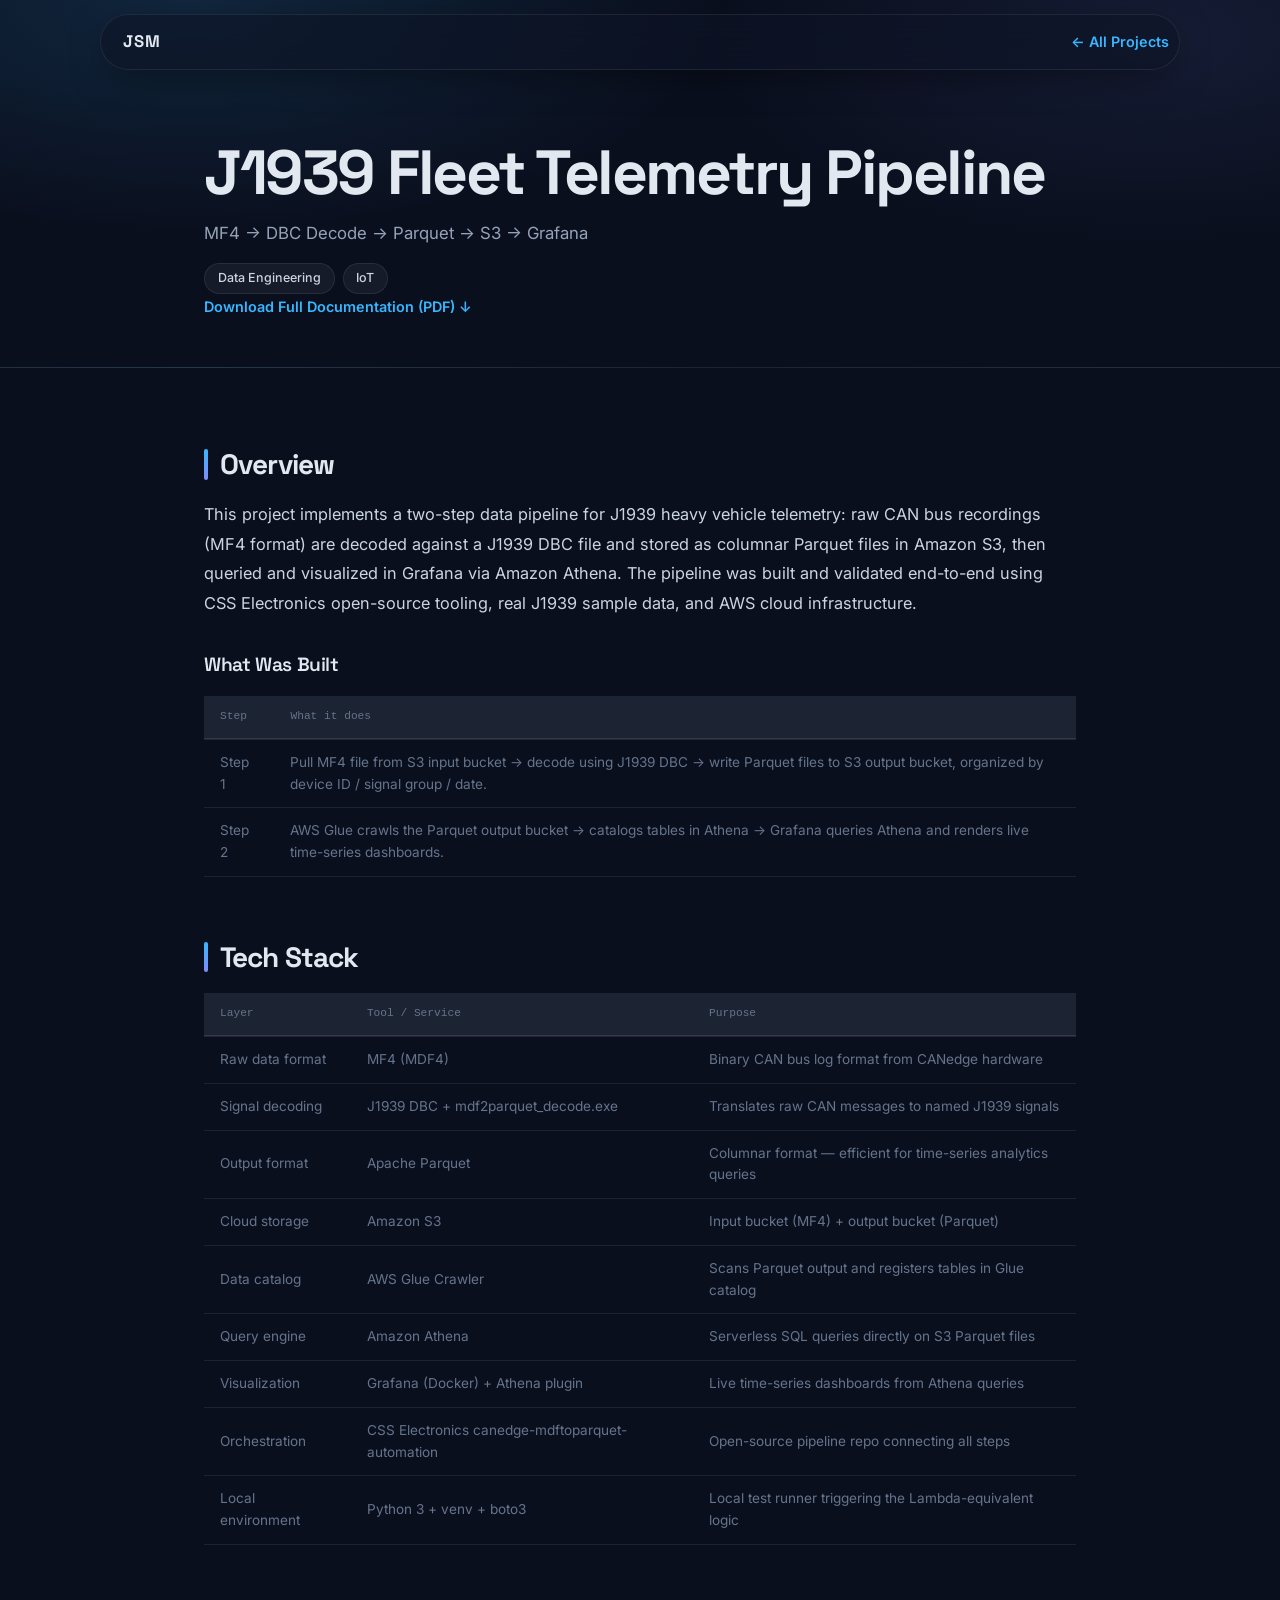
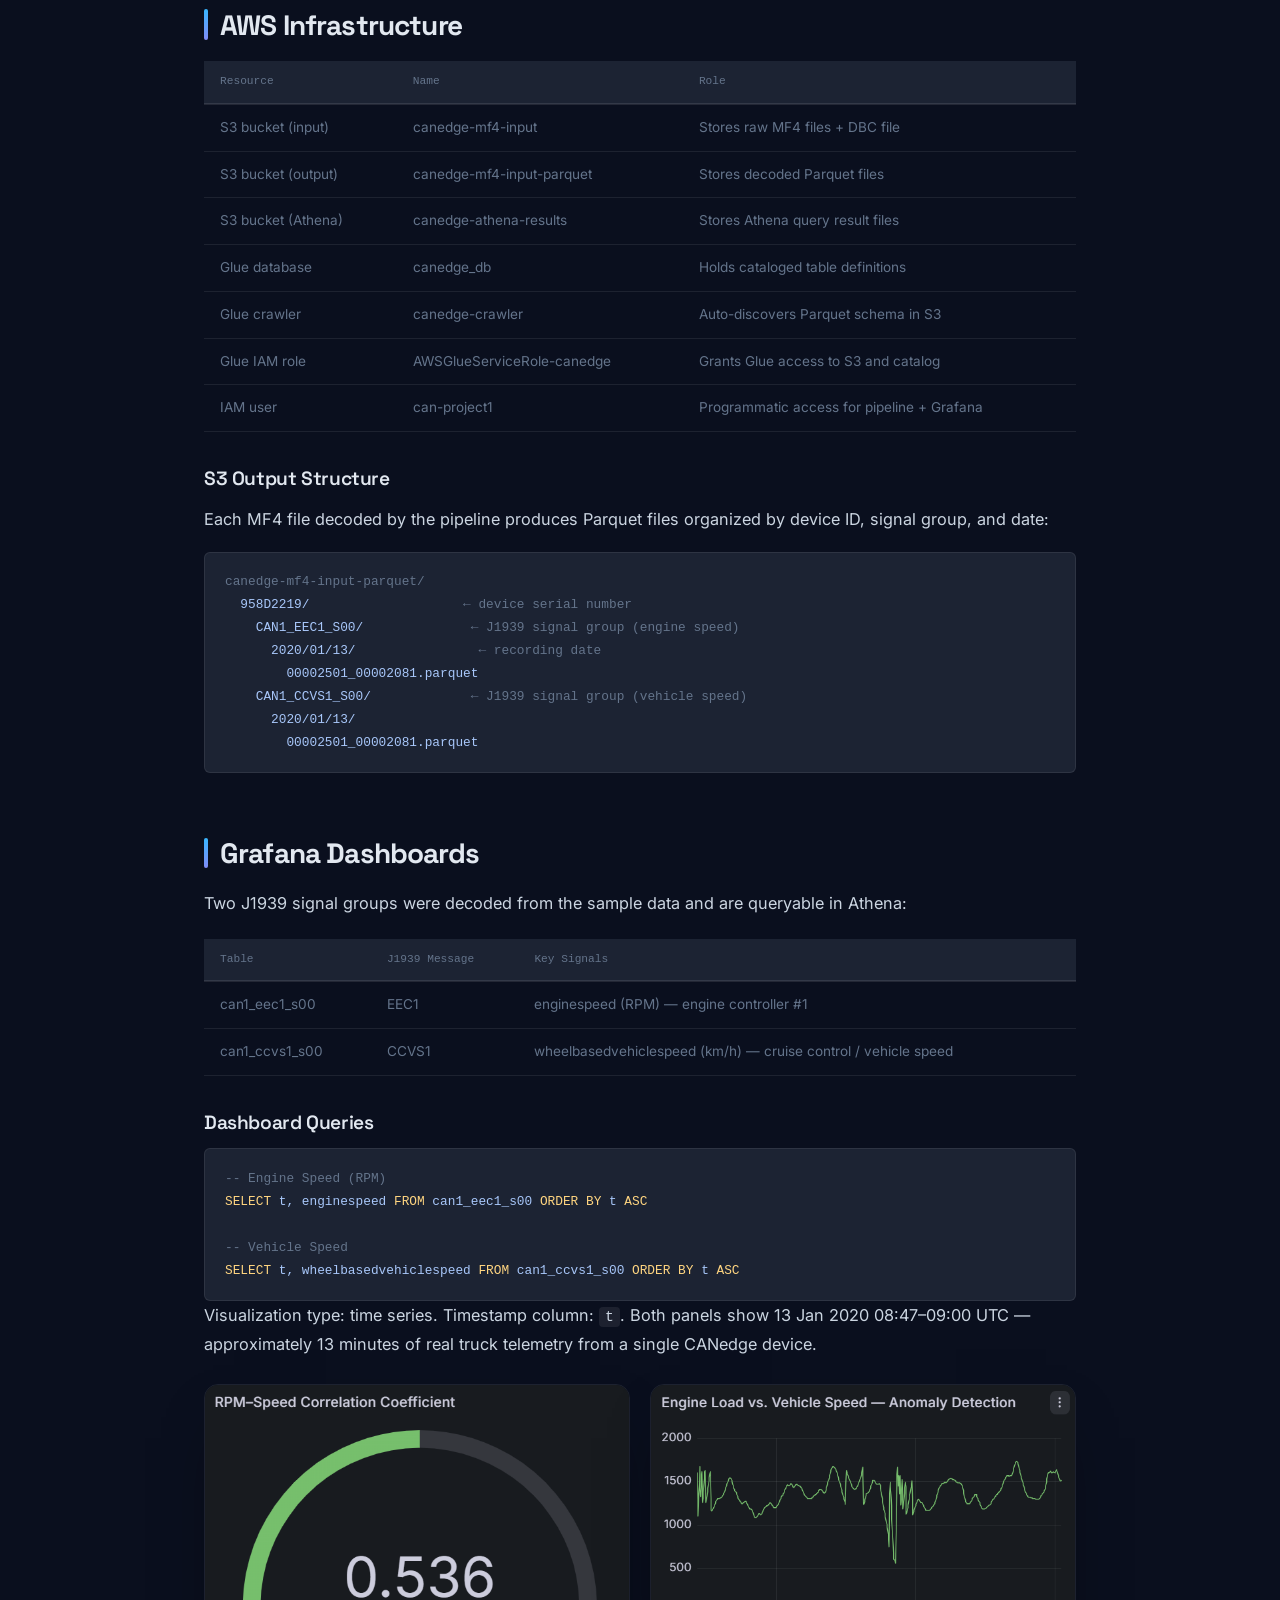
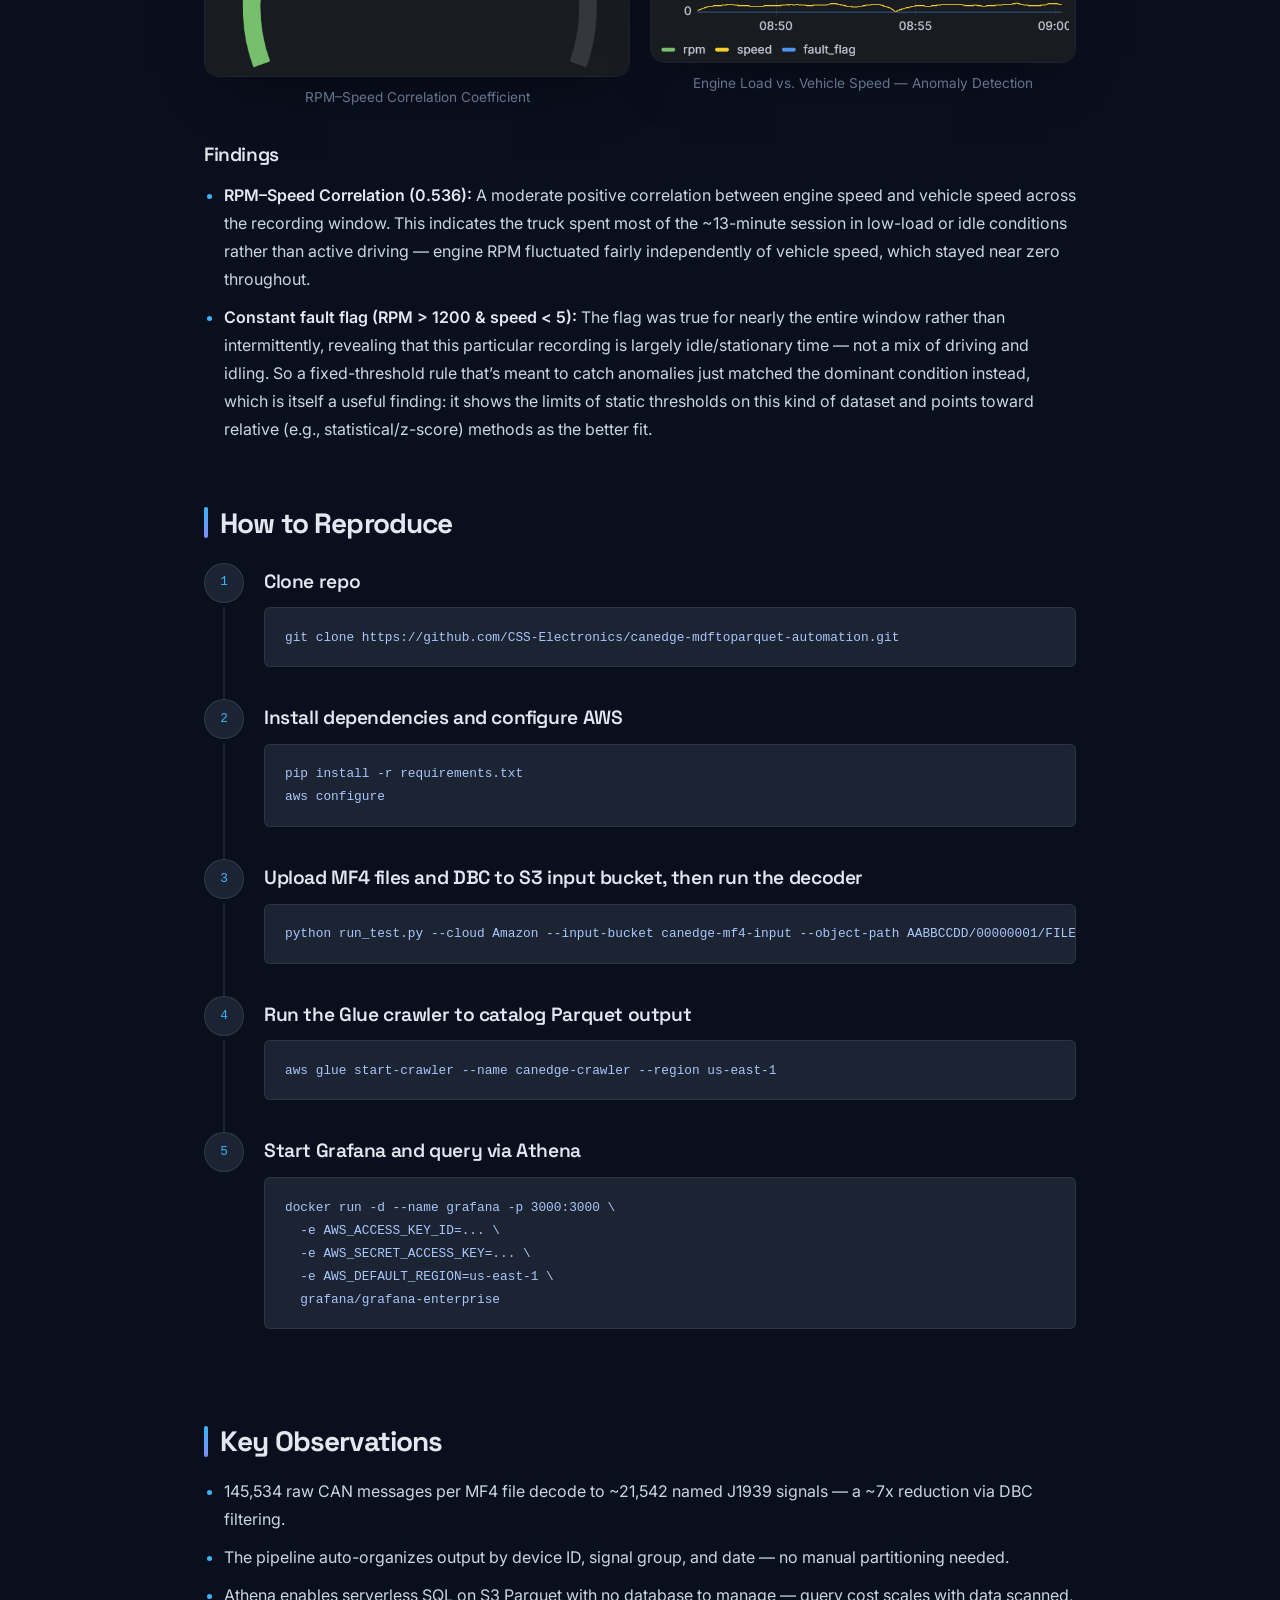
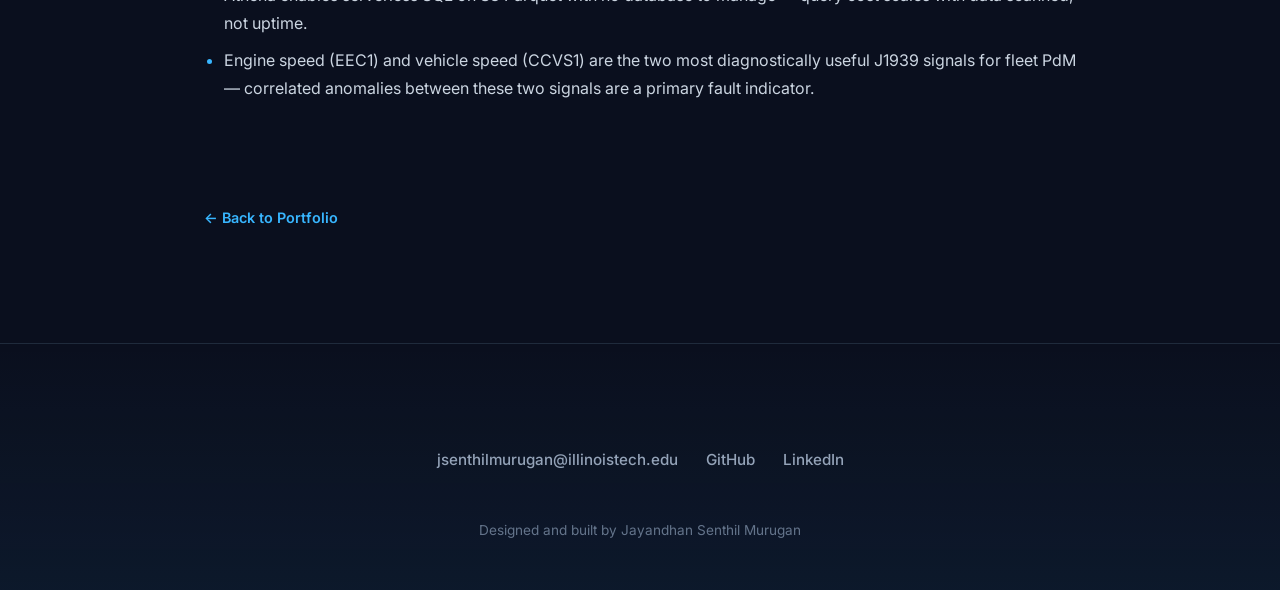
<file: mini_projects/predictive_maintenance.html>
<!DOCTYPE html>
<html lang="en">
<head>
  <meta charset="UTF-8">
  <meta name="viewport" content="width=device-width, initial-scale=1.0">
  <title>J1939 Telemetry Pipeline — Portfolio</title>
  <meta name="description" content="A J1939 fleet telemetry pipeline: MF4 CAN bus recordings decoded to Parquet, cataloged in AWS Glue/Athena, and visualized in Grafana.">

  <link rel="preconnect" href="https://fonts.googleapis.com">
  <link rel="preconnect" href="https://fonts.gstatic.com" crossorigin>
  <link
    href="https://fonts.googleapis.com/css2?family=Space+Grotesk:wght@400;500;600;700&family=Inter:wght@400;500;600;700&display=swap"
    rel="stylesheet"
  >

  <link rel="stylesheet" href="../assets/css/main.css">
  <link rel="stylesheet" href="../assets/css/project.css">
</head>
<body>
  <header class="nav">
    <div class="nav-inner">
      <a href="../index.html" class="nav-brand">JSM</a>
      <a href="../index.html#mini-projects" class="back-link">&larr; All Projects</a>
    </div>
  </header>

  <main>
    <section class="project-hero">
      <div class="section-inner">
        <h1 class="project-title">J1939 Fleet Telemetry Pipeline</h1>
        <p class="project-context">MF4 &rarr; DBC Decode &rarr; Parquet &rarr; S3 &rarr; Grafana</p>
        <div class="project-tags">
          <span class="pill">Data Engineering</span>
          <span class="pill">IoT</span>
        </div>
        <p><a href="../assets/docs/predictive_maintenance/J1939_Pipeline_Documentation.pdf" class="back-link" target="_blank" rel="noopener noreferrer">Download Full Documentation (PDF) &darr;</a></p>
      </div>
    </section>

    <section class="project-content">
      <div class="section-inner">
        <article class="project-section">
          <h2>Overview</h2>
          <p>
            This project implements a two-step data pipeline for J1939 heavy vehicle telemetry: raw CAN
            bus recordings (MF4 format) are decoded against a J1939 DBC file and stored as columnar
            Parquet files in Amazon S3, then queried and visualized in Grafana via Amazon Athena. The
            pipeline was built and validated end-to-end using CSS Electronics open-source tooling, real
            J1939 sample data, and AWS cloud infrastructure.
          </p>

          <h3>What Was Built</h3>
          <table class="model-table">
            <thead>
              <tr>
                <th>Step</th>
                <th>What it does</th>
              </tr>
            </thead>
            <tbody>
              <tr>
                <td>Step 1</td>
                <td>Pull MF4 file from S3 input bucket &rarr; decode using J1939 DBC &rarr; write Parquet files to S3 output bucket, organized by device ID / signal group / date.</td>
              </tr>
              <tr>
                <td>Step 2</td>
                <td>AWS Glue crawls the Parquet output bucket &rarr; catalogs tables in Athena &rarr; Grafana queries Athena and renders live time-series dashboards.</td>
              </tr>
            </tbody>
          </table>
        </article>

        <article class="project-section">
          <h2>Tech Stack</h2>
          <table class="model-table">
            <thead>
              <tr>
                <th>Layer</th>
                <th>Tool / Service</th>
                <th>Purpose</th>
              </tr>
            </thead>
            <tbody>
              <tr>
                <td>Raw data format</td>
                <td>MF4 (MDF4)</td>
                <td>Binary CAN bus log format from CANedge hardware</td>
              </tr>
              <tr>
                <td>Signal decoding</td>
                <td>J1939 DBC + mdf2parquet_decode.exe</td>
                <td>Translates raw CAN messages to named J1939 signals</td>
              </tr>
              <tr>
                <td>Output format</td>
                <td>Apache Parquet</td>
                <td>Columnar format &mdash; efficient for time-series analytics queries</td>
              </tr>
              <tr>
                <td>Cloud storage</td>
                <td>Amazon S3</td>
                <td>Input bucket (MF4) + output bucket (Parquet)</td>
              </tr>
              <tr>
                <td>Data catalog</td>
                <td>AWS Glue Crawler</td>
                <td>Scans Parquet output and registers tables in Glue catalog</td>
              </tr>
              <tr>
                <td>Query engine</td>
                <td>Amazon Athena</td>
                <td>Serverless SQL queries directly on S3 Parquet files</td>
              </tr>
              <tr>
                <td>Visualization</td>
                <td>Grafana (Docker) + Athena plugin</td>
                <td>Live time-series dashboards from Athena queries</td>
              </tr>
              <tr>
                <td>Orchestration</td>
                <td>CSS Electronics canedge-mdftoparquet-automation</td>
                <td>Open-source pipeline repo connecting all steps</td>
              </tr>
              <tr>
                <td>Local environment</td>
                <td>Python 3 + venv + boto3</td>
                <td>Local test runner triggering the Lambda-equivalent logic</td>
              </tr>
            </tbody>
          </table>
        </article>

        <article class="project-section">
          <h2>AWS Infrastructure</h2>
          <table class="model-table">
            <thead>
              <tr>
                <th>Resource</th>
                <th>Name</th>
                <th>Role</th>
              </tr>
            </thead>
            <tbody>
              <tr>
                <td>S3 bucket (input)</td>
                <td>canedge-mf4-input</td>
                <td>Stores raw MF4 files + DBC file</td>
              </tr>
              <tr>
                <td>S3 bucket (output)</td>
                <td>canedge-mf4-input-parquet</td>
                <td>Stores decoded Parquet files</td>
              </tr>
              <tr>
                <td>S3 bucket (Athena)</td>
                <td>canedge-athena-results</td>
                <td>Stores Athena query result files</td>
              </tr>
              <tr>
                <td>Glue database</td>
                <td>canedge_db</td>
                <td>Holds cataloged table definitions</td>
              </tr>
              <tr>
                <td>Glue crawler</td>
                <td>canedge-crawler</td>
                <td>Auto-discovers Parquet schema in S3</td>
              </tr>
              <tr>
                <td>Glue IAM role</td>
                <td>AWSGlueServiceRole-canedge</td>
                <td>Grants Glue access to S3 and catalog</td>
              </tr>
              <tr>
                <td>IAM user</td>
                <td>can-project1</td>
                <td>Programmatic access for pipeline + Grafana</td>
              </tr>
            </tbody>
          </table>

          <h3>S3 Output Structure</h3>
          <p>Each MF4 file decoded by the pipeline produces Parquet files organized by device ID, signal group, and date:</p>
          <div class="code-block"><span class="comment">canedge-mf4-input-parquet/</span>
  958D2219/                    <span class="comment">← device serial number</span>
    CAN1_EEC1_S00/              <span class="comment">← J1939 signal group (engine speed)</span>
      2020/01/13/                <span class="comment">← recording date</span>
        00002501_00002081.parquet
    CAN1_CCVS1_S00/             <span class="comment">← J1939 signal group (vehicle speed)</span>
      2020/01/13/
        00002501_00002081.parquet</div>
        </article>

        <article class="project-section">
          <h2>Grafana Dashboards</h2>
          <p>Two J1939 signal groups were decoded from the sample data and are queryable in Athena:</p>
          <table class="model-table">
            <thead>
              <tr>
                <th>Table</th>
                <th>J1939 Message</th>
                <th>Key Signals</th>
              </tr>
            </thead>
            <tbody>
              <tr>
                <td>can1_eec1_s00</td>
                <td>EEC1</td>
                <td>enginespeed (RPM) &mdash; engine controller #1</td>
              </tr>
              <tr>
                <td>can1_ccvs1_s00</td>
                <td>CCVS1</td>
                <td>wheelbasedvehiclespeed (km/h) &mdash; cruise control / vehicle speed</td>
              </tr>
            </tbody>
          </table>

          <h3>Dashboard Queries</h3>
          <div class="code-block"><span class="comment">-- Engine Speed (RPM)</span>
<span class="fn">SELECT</span> t, enginespeed <span class="fn">FROM</span> can1_eec1_s00 <span class="fn">ORDER BY</span> t <span class="fn">ASC</span>

<span class="comment">-- Vehicle Speed</span>
<span class="fn">SELECT</span> t, wheelbasedvehiclespeed <span class="fn">FROM</span> can1_ccvs1_s00 <span class="fn">ORDER BY</span> t <span class="fn">ASC</span></div>
          <p>
            Visualization type: time series. Timestamp column: <code>t</code>. Both panels show 13 Jan 2020
            08:47&ndash;09:00 UTC &mdash; approximately 13 minutes of real truck telemetry from a single
            CANedge device.
          </p>

          <div class="image-row image-row-2">
            <figure class="project-figure">
              <img src="../assets/img/mini_projects/predictive_maintenance/rpm-speed-correlation.png" alt="Gauge showing an RPM-Speed correlation coefficient of 0.536">
              <figcaption>RPM&ndash;Speed Correlation Coefficient</figcaption>
            </figure>
            <figure class="project-figure">
              <img src="../assets/img/mini_projects/predictive_maintenance/engine-load-vs-speed.png" alt="Time series chart of engine RPM, vehicle speed, and fault flag for anomaly detection">
              <figcaption>Engine Load vs. Vehicle Speed &mdash; Anomaly Detection</figcaption>
            </figure>
          </div>

          <h3>Findings</h3>
          <ul>
            <li><strong>RPM&ndash;Speed Correlation (0.536):</strong> A moderate positive correlation between engine speed and vehicle speed across the recording window. This indicates the truck spent most of the ~13-minute session in low-load or idle conditions rather than active driving &mdash; engine RPM fluctuated fairly independently of vehicle speed, which stayed near zero throughout.</li>
            <li><strong>Constant fault flag (RPM &gt; 1200 &amp; speed &lt; 5):</strong> The flag was true for nearly the entire window rather than intermittently, revealing that this particular recording is largely idle/stationary time &mdash; not a mix of driving and idling. So a fixed-threshold rule that&rsquo;s meant to catch anomalies just matched the dominant condition instead, which is itself a useful finding: it shows the limits of static thresholds on this kind of dataset and points toward relative (e.g., statistical/z-score) methods as the better fit.</li>
          </ul>
        </article>

        <article class="project-section">
          <h2>How to Reproduce</h2>
          <div class="pipeline">
            <div class="step">
              <div class="step-num">1</div>
              <div class="step-body">
                <h3>Clone repo</h3>
                <div class="code-block">git clone https://github.com/CSS-Electronics/canedge-mdftoparquet-automation.git</div>
              </div>
            </div>
            <div class="step">
              <div class="step-num">2</div>
              <div class="step-body">
                <h3>Install dependencies and configure AWS</h3>
                <div class="code-block">pip install -r requirements.txt
aws configure</div>
              </div>
            </div>
            <div class="step">
              <div class="step-num">3</div>
              <div class="step-body">
                <h3>Upload MF4 files and DBC to S3 input bucket, then run the decoder</h3>
                <div class="code-block">python run_test.py --cloud Amazon --input-bucket canedge-mf4-input --object-path AABBCCDD/00000001/FILE.MF4</div>
              </div>
            </div>
            <div class="step">
              <div class="step-num">4</div>
              <div class="step-body">
                <h3>Run the Glue crawler to catalog Parquet output</h3>
                <div class="code-block">aws glue start-crawler --name canedge-crawler --region us-east-1</div>
              </div>
            </div>
            <div class="step">
              <div class="step-num">5</div>
              <div class="step-body">
                <h3>Start Grafana and query via Athena</h3>
                <div class="code-block">docker run -d --name grafana -p 3000:3000 \
  -e AWS_ACCESS_KEY_ID=... \
  -e AWS_SECRET_ACCESS_KEY=... \
  -e AWS_DEFAULT_REGION=us-east-1 \
  grafana/grafana-enterprise</div>
              </div>
            </div>
          </div>
        </article>

        <article class="project-section">
          <h2>Key Observations</h2>
          <ul>
            <li>145,534 raw CAN messages per MF4 file decode to ~21,542 named J1939 signals &mdash; a ~7x reduction via DBC filtering.</li>
            <li>The pipeline auto-organizes output by device ID, signal group, and date &mdash; no manual partitioning needed.</li>
            <li>Athena enables serverless SQL on S3 Parquet with no database to manage &mdash; query cost scales with data scanned, not uptime.</li>
            <li>Engine speed (EEC1) and vehicle speed (CCVS1) are the two most diagnostically useful J1939 signals for fleet PdM &mdash; correlated anomalies between these two signals are a primary fault indicator.</li>
          </ul>
        </article>

        <a href="../index.html#mini-projects" class="back-link project-back">&larr; Back to Portfolio</a>
      </div>
    </section>
  </main>

  <footer id="contact" class="contact">
    <div class="section-inner contact-inner">
      <div class="contact-links">
        <a href="mailto:jsenthilmurugan@illinoistech.edu" class="contact-link">jsenthilmurugan@illinoistech.edu</a>
        <a href="https://github.com/jayandhan99" class="contact-link" target="_blank" rel="noopener noreferrer">GitHub</a>
        <a href="https://www.linkedin.com/in/jayandhan-senthil-murugan/" class="contact-link" target="_blank" rel="noopener noreferrer">LinkedIn</a>
      </div>
      <p class="contact-credit">Designed and built by Jayandhan Senthil Murugan</p>
    </div>
  </footer>

  <script src="../assets/js/main.js" defer></script>
</body>
</html>
</file>
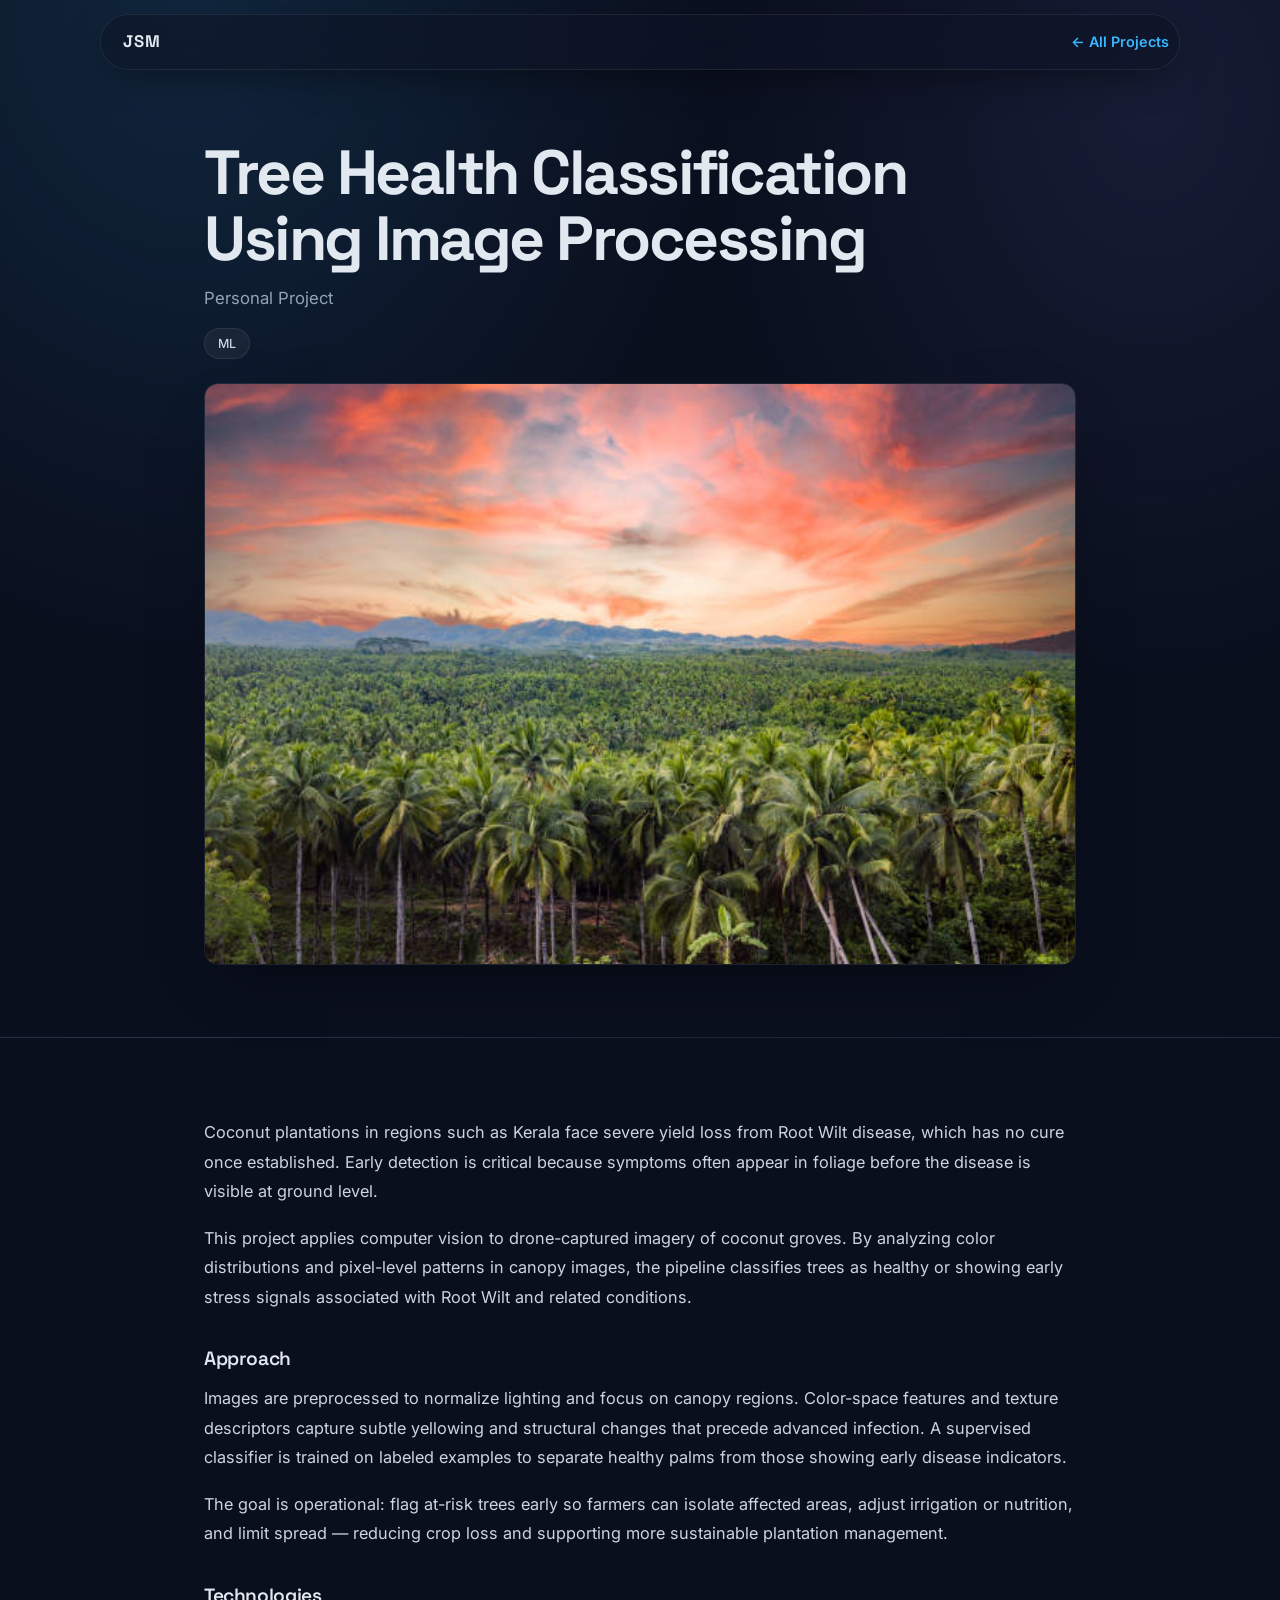
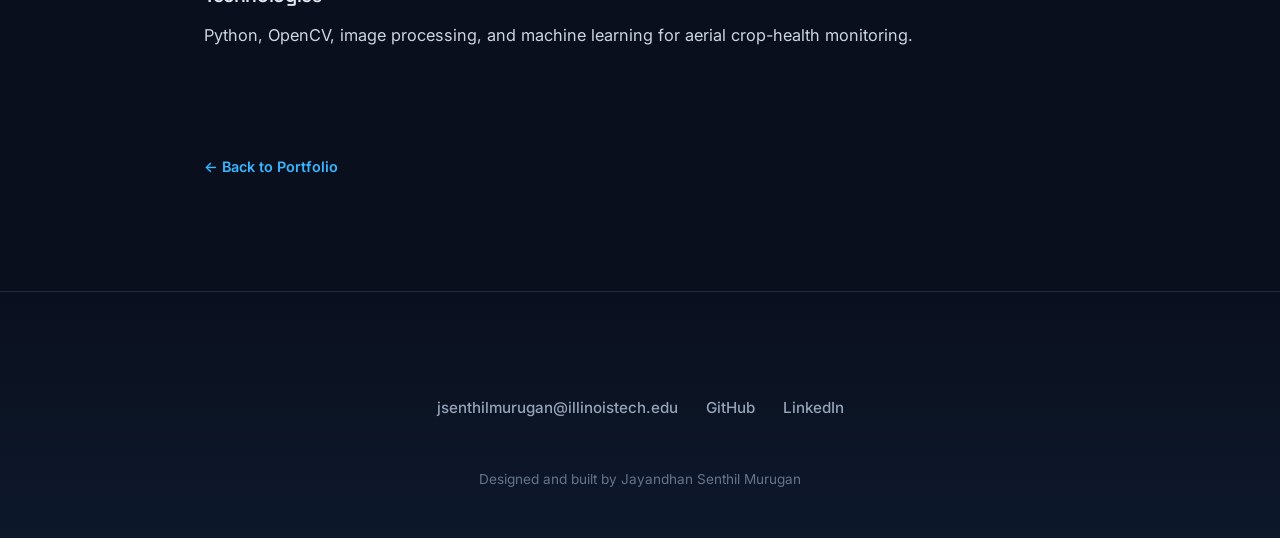
<file: mini_projects/tree_health.html>
<!DOCTYPE html>
<html lang="en">
<head>
  <meta charset="UTF-8">
  <meta name="viewport" content="width=device-width, initial-scale=1.0">
  <title>Tree Health — Portfolio</title>
  <meta name="description" content="Classifying coconut palm health from drone imagery to catch Root Wilt disease early.">

  <link rel="preconnect" href="https://fonts.googleapis.com">
  <link rel="preconnect" href="https://fonts.gstatic.com" crossorigin>
  <link
    href="https://fonts.googleapis.com/css2?family=Space+Grotesk:wght@400;500;600;700&family=Inter:wght@400;500;600;700&display=swap"
    rel="stylesheet"
  >

  <link rel="stylesheet" href="../assets/css/main.css">
  <link rel="stylesheet" href="../assets/css/project.css">
</head>
<body>
  <header class="nav">
    <div class="nav-inner">
      <a href="../index.html" class="nav-brand">JSM</a>
      <a href="../index.html#mini-projects" class="back-link">&larr; All Projects</a>
    </div>
  </header>

  <main>
    <section class="project-hero">
      <div class="section-inner">
        <h1 class="project-title">Tree Health Classification Using Image Processing</h1>
        <p class="project-context">Personal Project</p>
        <div class="project-tags">
          <span class="pill">ML</span>
        </div>
        <figure class="project-figure">
          <img src="../assets/img/mini_projects/tree_health/cover.jpg" alt="Aerial view of a coconut plantation canopy">
        </figure>
      </div>
    </section>

    <section class="project-content">
      <div class="section-inner">
        <article class="project-section">
          <p>
            Coconut plantations in regions such as Kerala face severe yield loss from Root Wilt disease,
            which has no cure once established. Early detection is critical because symptoms often appear
            in foliage before the disease is visible at ground level.
          </p>
          <p>
            This project applies computer vision to drone-captured imagery of coconut groves. By analyzing
            color distributions and pixel-level patterns in canopy images, the pipeline classifies trees as
            healthy or showing early stress signals associated with Root Wilt and related conditions.
          </p>

          <h3>Approach</h3>
          <p>
            Images are preprocessed to normalize lighting and focus on canopy regions. Color-space features
            and texture descriptors capture subtle yellowing and structural changes that precede advanced
            infection. A supervised classifier is trained on labeled examples to separate healthy palms
            from those showing early disease indicators.
          </p>
          <p>
            The goal is operational: flag at-risk trees early so farmers can isolate affected areas, adjust
            irrigation or nutrition, and limit spread &mdash; reducing crop loss and supporting more
            sustainable plantation management.
          </p>

          <h3>Technologies</h3>
          <p>Python, OpenCV, image processing, and machine learning for aerial crop-health monitoring.</p>
        </article>

        <a href="../index.html#mini-projects" class="back-link project-back">&larr; Back to Portfolio</a>
      </div>
    </section>
  </main>

  <footer id="contact" class="contact">
    <div class="section-inner contact-inner">
      <div class="contact-links">
        <a href="mailto:jsenthilmurugan@illinoistech.edu" class="contact-link">jsenthilmurugan@illinoistech.edu</a>
        <a href="https://github.com/jayandhan99" class="contact-link" target="_blank" rel="noopener noreferrer">GitHub</a>
        <a href="https://www.linkedin.com/in/jayandhan-senthil-murugan/" class="contact-link" target="_blank" rel="noopener noreferrer">LinkedIn</a>
      </div>
      <p class="contact-credit">Designed and built by Jayandhan Senthil Murugan</p>
    </div>
  </footer>

  <script src="../assets/js/main.js" defer></script>
</body>
</html>
</file>
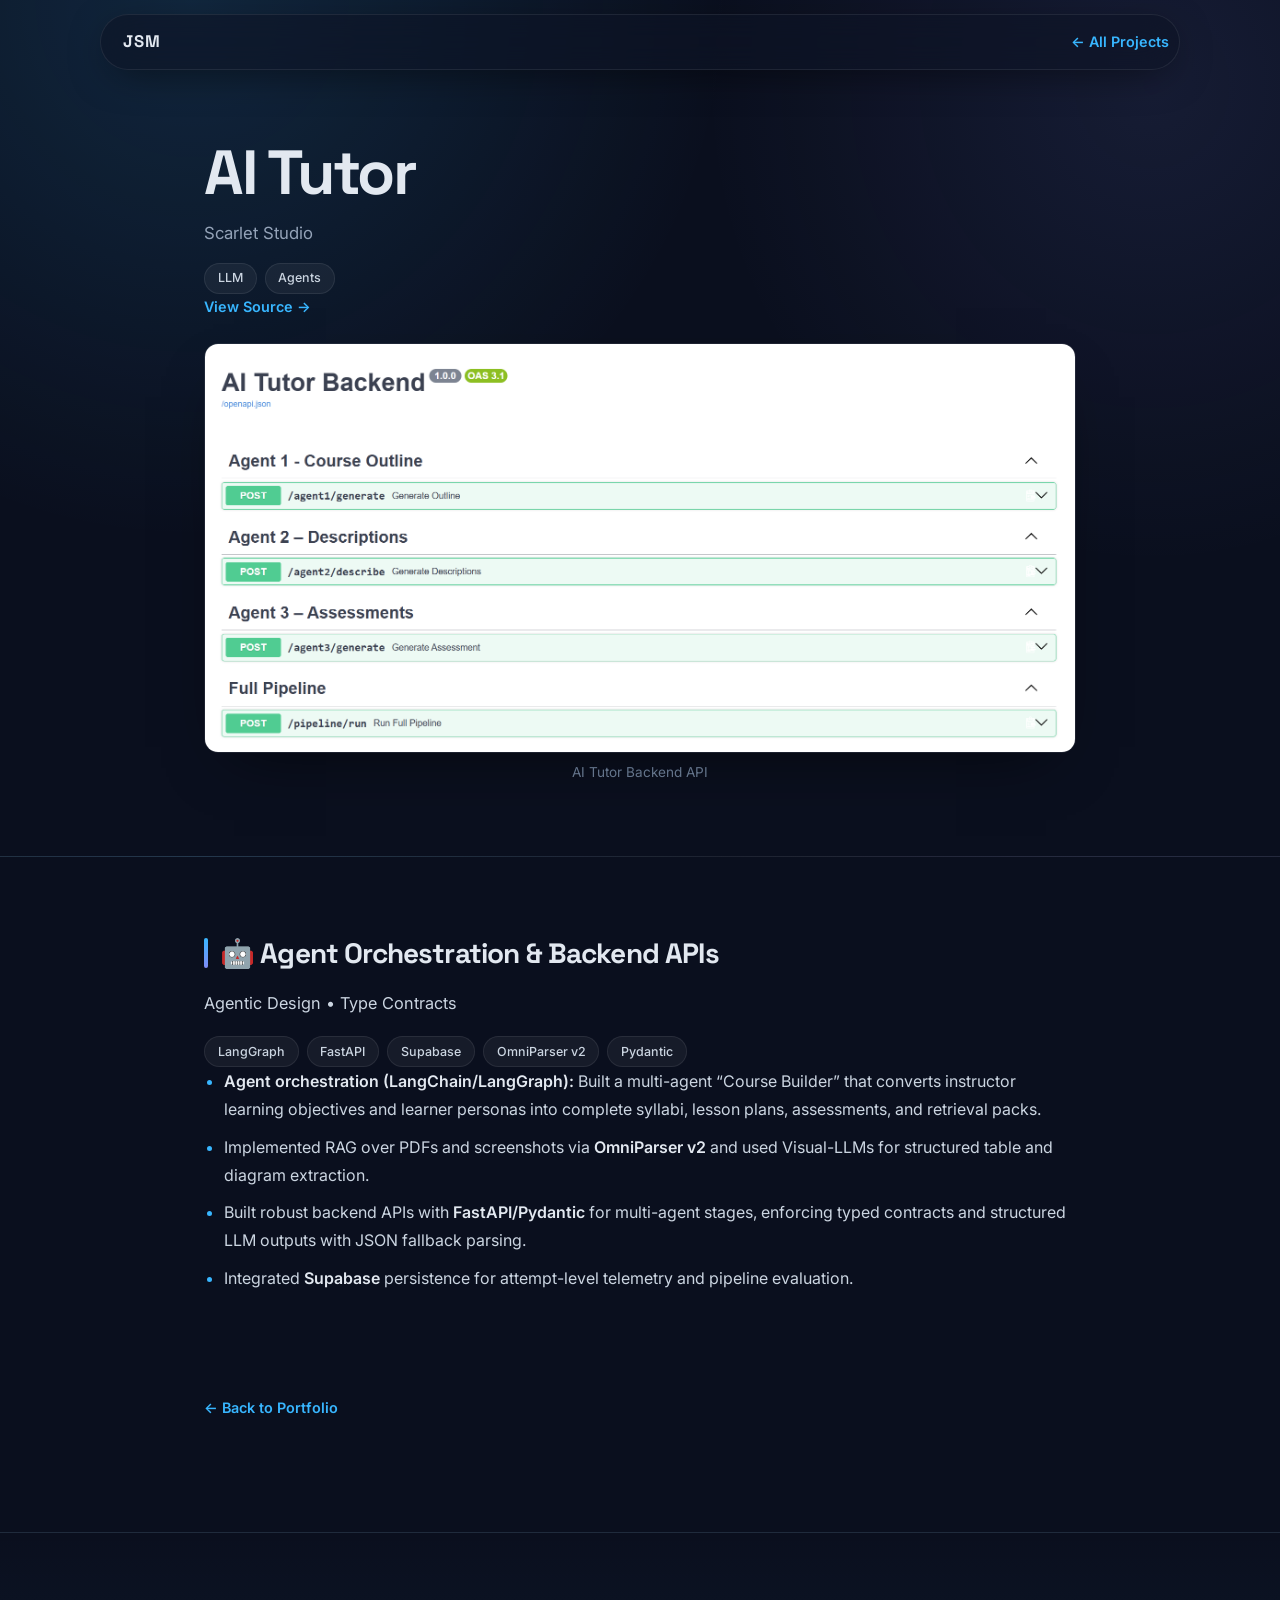
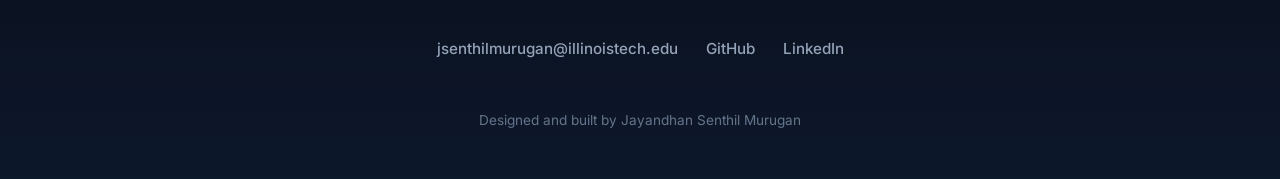
<file: projects/ai-tutor.html>
<!DOCTYPE html>
<html lang="en">
<head>
  <meta charset="UTF-8">
  <meta name="viewport" content="width=device-width, initial-scale=1.0">
  <title>AI Tutor — Portfolio</title>
  <meta name="description" content="A multi-agent course builder that turns learning objectives into complete syllabi, lessons, and assessments.">

  <link rel="preconnect" href="https://fonts.googleapis.com">
  <link rel="preconnect" href="https://fonts.gstatic.com" crossorigin>
  <link
    href="https://fonts.googleapis.com/css2?family=Space+Grotesk:wght@400;500;600;700&family=Inter:wght@400;500;600;700&display=swap"
    rel="stylesheet"
  >

  <link rel="stylesheet" href="../assets/css/main.css">
  <link rel="stylesheet" href="../assets/css/project.css">
</head>
<body>
  <header class="nav">
    <div class="nav-inner">
      <a href="../index.html" class="nav-brand">JSM</a>
      <a href="../index.html#projects" class="back-link">&larr; All Projects</a>
    </div>
  </header>

  <main>
    <section class="project-hero">
      <div class="section-inner">
        <h1 class="project-title">AI Tutor</h1>
        <p class="project-context">Scarlet Studio</p>
        <div class="project-tags">
          <span class="pill">LLM</span>
          <span class="pill">Agents</span>
        </div>
        <p><a href="https://github.com/jayandhan99/GenAI-Tutor" class="back-link" target="_blank" rel="noopener noreferrer">View Source &rarr;</a></p>
        <figure class="project-figure">
          <img src="../assets/img/projects/ai-tutor/api-docs.png" alt="AI Tutor Backend API documentation showing Agent 1, Agent 2, Agent 3, and Full Pipeline endpoints">
          <figcaption>AI Tutor Backend API</figcaption>
        </figure>
      </div>
    </section>

    <section class="project-content">
      <div class="section-inner">
        <article class="project-section">
          <h2>&#129302; Agent Orchestration &amp; Backend APIs</h2>
          <p class="project-context">Agentic Design &bull; Type Contracts</p>
          <div class="project-tags">
            <span class="pill">LangGraph</span>
            <span class="pill">FastAPI</span>
            <span class="pill">Supabase</span>
            <span class="pill">OmniParser v2</span>
            <span class="pill">Pydantic</span>
          </div>

          <ul>
            <li><strong>Agent orchestration (LangChain/LangGraph):</strong> Built a multi-agent &ldquo;Course Builder&rdquo; that converts instructor learning objectives and learner personas into complete syllabi, lesson plans, assessments, and retrieval packs.</li>
            <li>Implemented RAG over PDFs and screenshots via <strong>OmniParser v2</strong> and used Visual-LLMs for structured table and diagram extraction.</li>
            <li>Built robust backend APIs with <strong>FastAPI/Pydantic</strong> for multi-agent stages, enforcing typed contracts and structured LLM outputs with JSON fallback parsing.</li>
            <li>Integrated <strong>Supabase</strong> persistence for attempt-level telemetry and pipeline evaluation.</li>
          </ul>
        </article>

        <a href="../index.html#projects" class="back-link project-back">&larr; Back to Portfolio</a>
      </div>
    </section>
  </main>

  <footer id="contact" class="contact">
    <div class="section-inner contact-inner">
      <div class="contact-links">
        <a href="mailto:jsenthilmurugan@illinoistech.edu" class="contact-link">jsenthilmurugan@illinoistech.edu</a>
        <a href="https://github.com/jayandhan99" class="contact-link" target="_blank" rel="noopener noreferrer">GitHub</a>
        <a href="https://www.linkedin.com/in/jayandhan-senthil-murugan/" class="contact-link" target="_blank" rel="noopener noreferrer">LinkedIn</a>
      </div>
      <p class="contact-credit">Designed and built by Jayandhan Senthil Murugan</p>
    </div>
  </footer>

  <script src="../assets/js/main.js" defer></script>
</body>
</html>
</file>
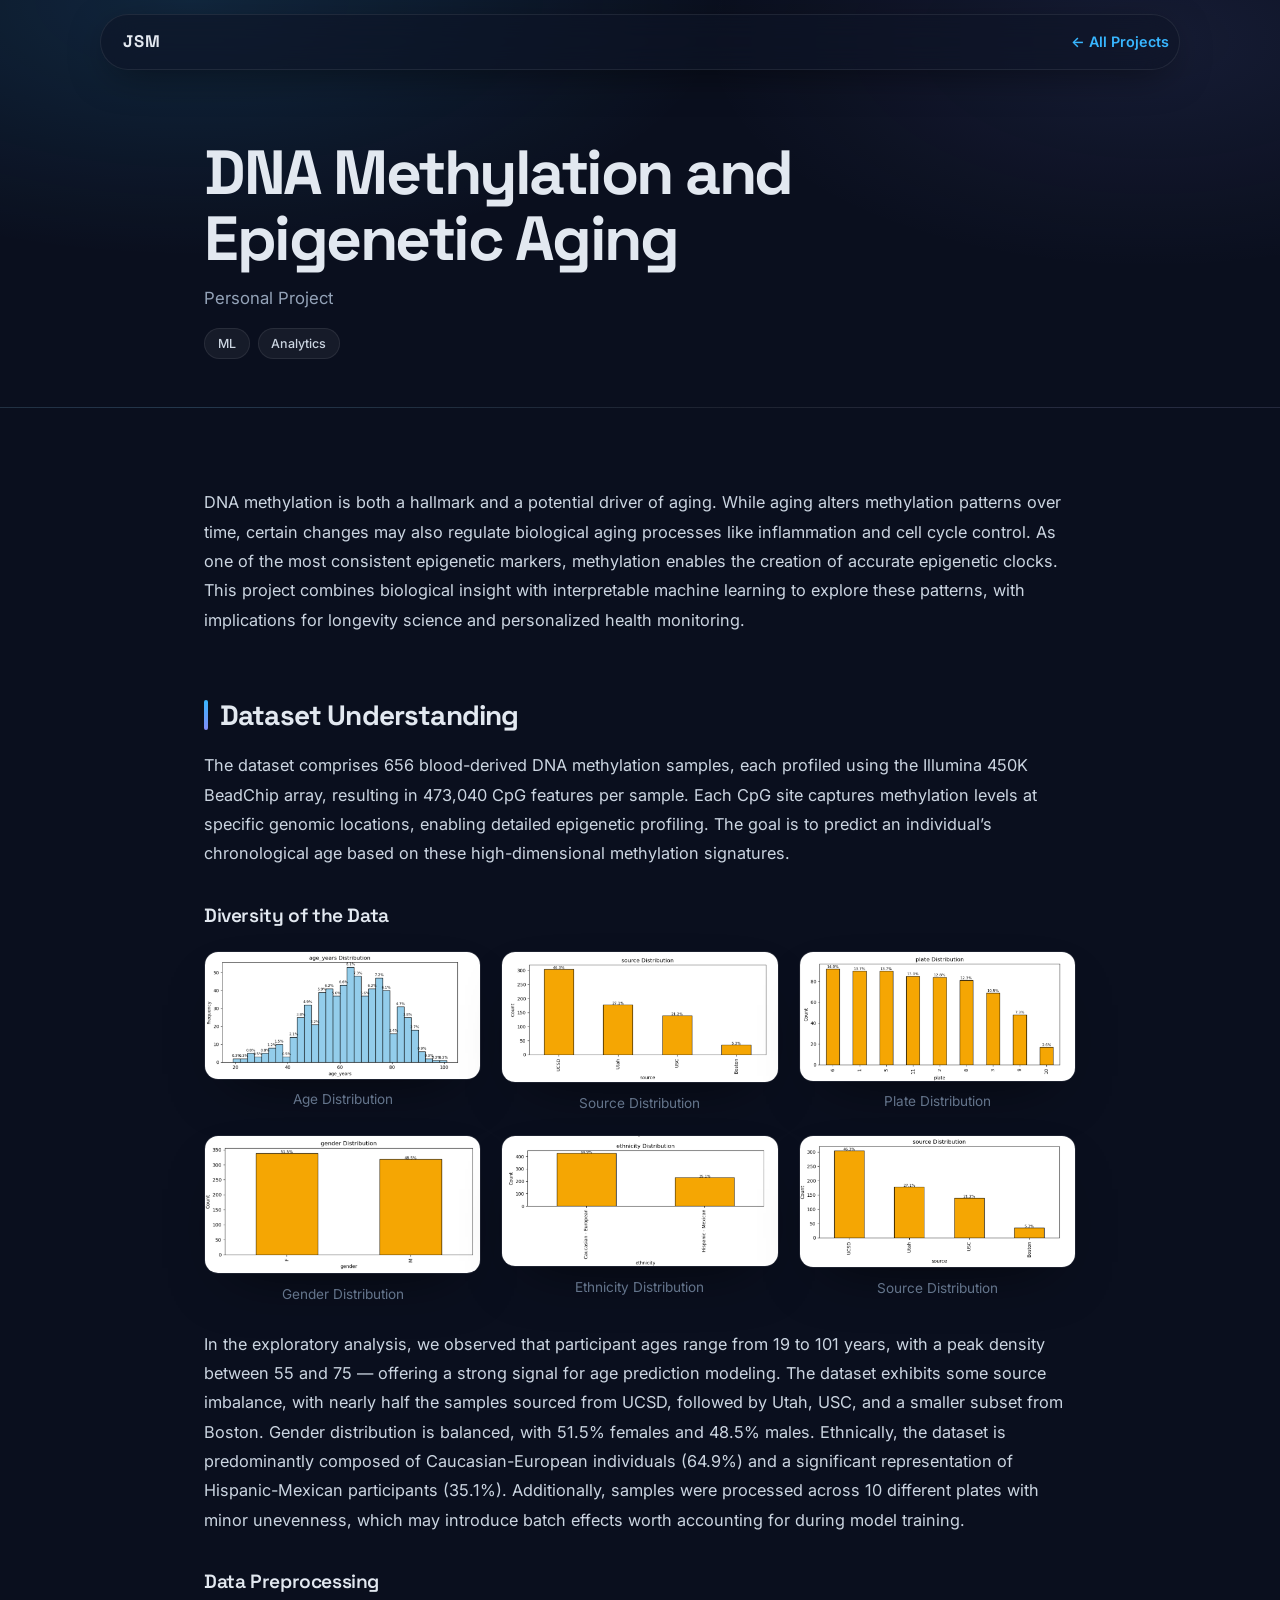
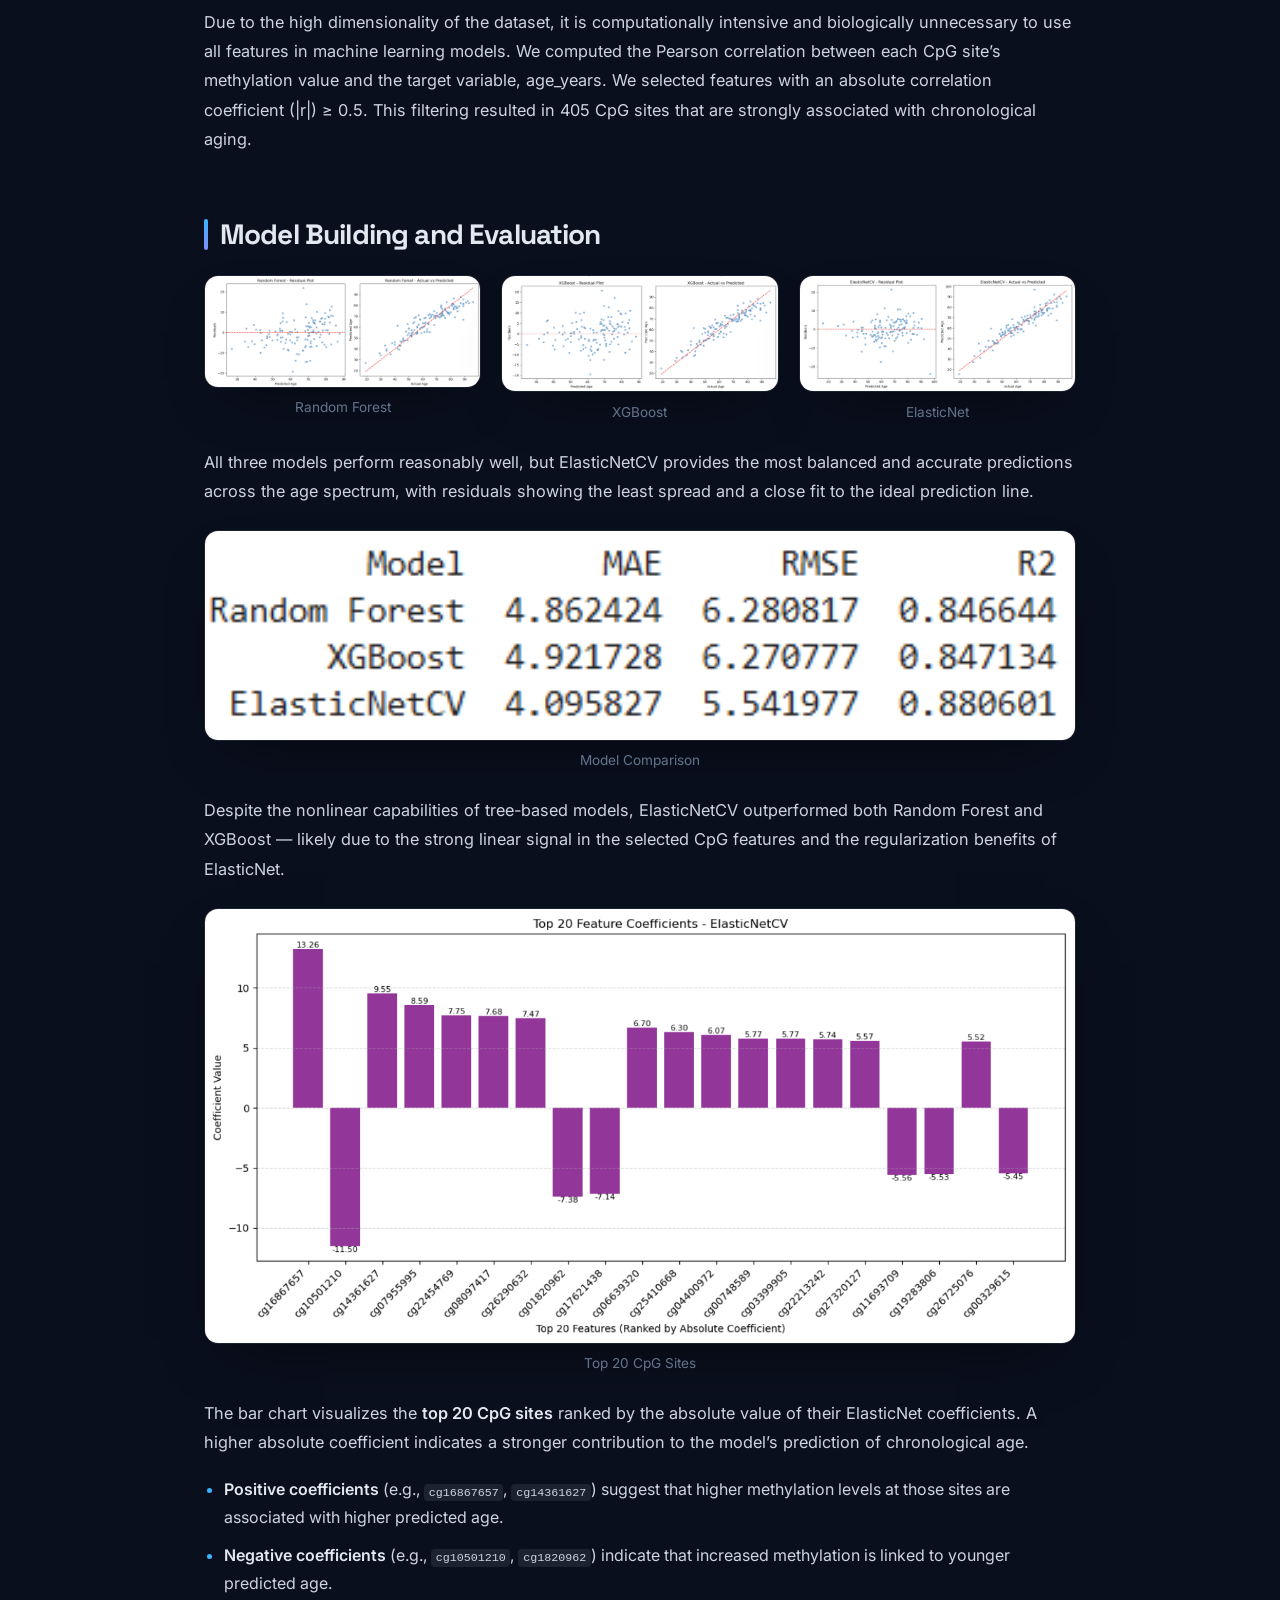
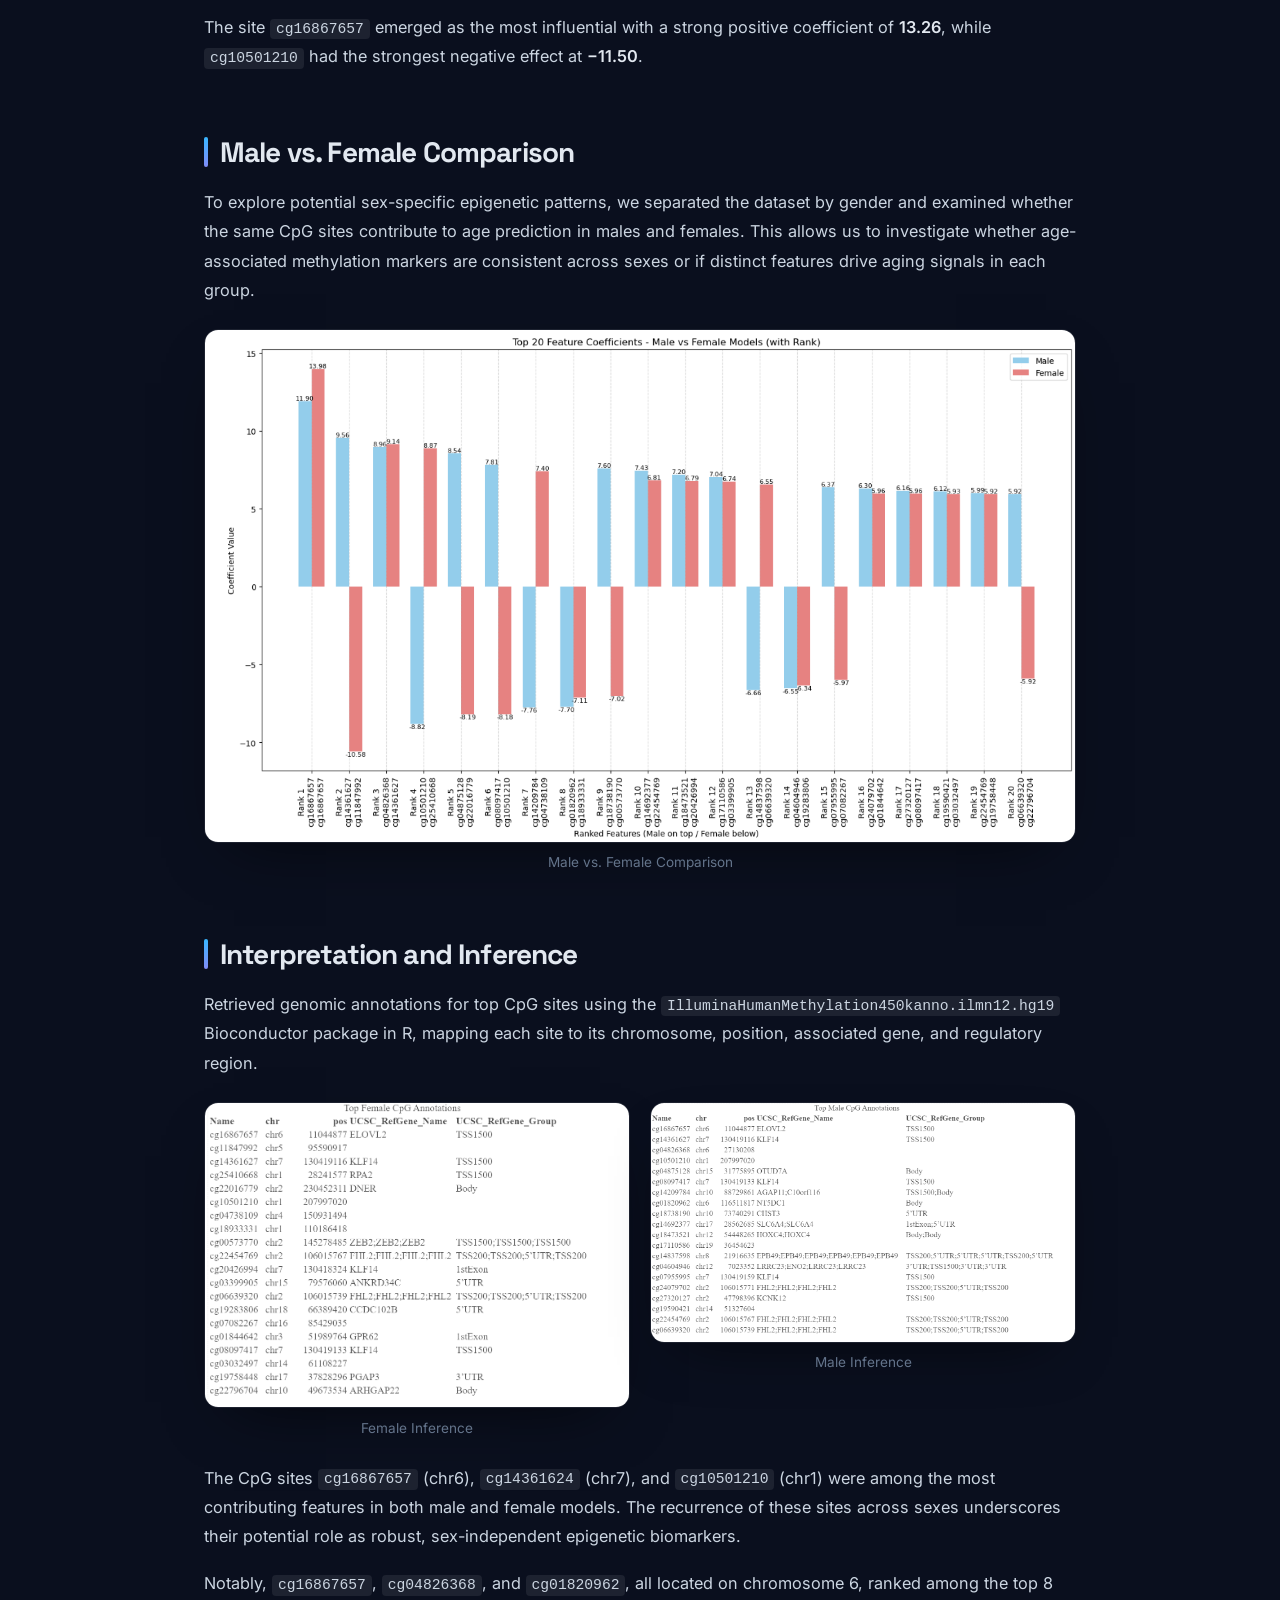
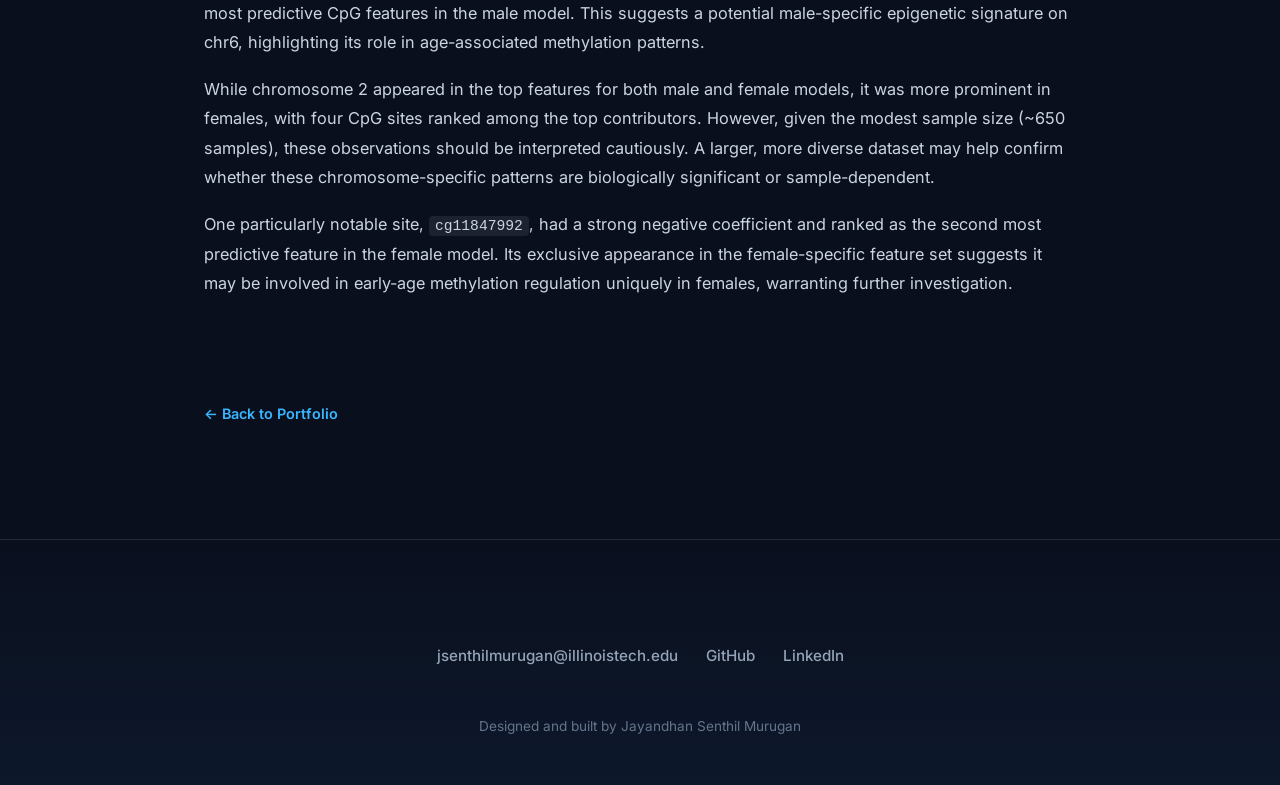
<file: projects/biomarkers.html>
<!DOCTYPE html>
<html lang="en">
<head>
  <meta charset="UTF-8">
  <meta name="viewport" content="width=device-width, initial-scale=1.0">
  <title>Biomarkers of Aging — Portfolio</title>
  <meta name="description" content="Predicting chronological age from DNA methylation signatures with interpretable machine learning.">

  <link rel="preconnect" href="https://fonts.googleapis.com">
  <link rel="preconnect" href="https://fonts.gstatic.com" crossorigin>
  <link
    href="https://fonts.googleapis.com/css2?family=Space+Grotesk:wght@400;500;600;700&family=Inter:wght@400;500;600;700&display=swap"
    rel="stylesheet"
  >

  <link rel="stylesheet" href="../assets/css/main.css">
  <link rel="stylesheet" href="../assets/css/project.css">
</head>
<body>
  <header class="nav">
    <div class="nav-inner">
      <a href="../index.html" class="nav-brand">JSM</a>
      <a href="../index.html#projects" class="back-link">&larr; All Projects</a>
    </div>
  </header>

  <main>
    <section class="project-hero">
      <div class="section-inner">
        <h1 class="project-title">DNA Methylation and Epigenetic Aging</h1>
        <p class="project-context">Personal Project</p>
        <div class="project-tags">
          <span class="pill">ML</span>
          <span class="pill">Analytics</span>
        </div>
      </div>
    </section>

    <section class="project-content">
      <div class="section-inner">
        <article class="project-section">
          <p>
            DNA methylation is both a hallmark and a potential driver of aging. While aging alters
            methylation patterns over time, certain changes may also regulate biological aging processes
            like inflammation and cell cycle control. As one of the most consistent epigenetic markers,
            methylation enables the creation of accurate epigenetic clocks. This project combines
            biological insight with interpretable machine learning to explore these patterns, with
            implications for longevity science and personalized health monitoring.
          </p>
        </article>

        <article class="project-section">
          <h2>Dataset Understanding</h2>
          <p>
            The dataset comprises 656 blood-derived DNA methylation samples, each profiled using the
            Illumina 450K BeadChip array, resulting in 473,040 CpG features per sample. Each CpG site
            captures methylation levels at specific genomic locations, enabling detailed epigenetic
            profiling. The goal is to predict an individual&rsquo;s chronological age based on these
            high-dimensional methylation signatures.
          </p>

          <h3>Diversity of the Data</h3>
          <div class="image-grid">
            <figure class="project-figure">
              <img src="../assets/img/projects/biomarkers/diversity-1.png" alt="Histogram of participant age in years">
              <figcaption>Age Distribution</figcaption>
            </figure>
            <figure class="project-figure">
              <img src="../assets/img/projects/biomarkers/diversity-2.png" alt="Bar chart of samples by source institution">
              <figcaption>Source Distribution</figcaption>
            </figure>
            <figure class="project-figure">
              <img src="../assets/img/projects/biomarkers/diversity-3.png" alt="Bar chart of samples by processing plate">
              <figcaption>Plate Distribution</figcaption>
            </figure>
            <figure class="project-figure">
              <img src="../assets/img/projects/biomarkers/diversity-4.png" alt="Bar chart of samples by gender">
              <figcaption>Gender Distribution</figcaption>
            </figure>
            <figure class="project-figure">
              <img src="../assets/img/projects/biomarkers/diversity-5.png" alt="Bar chart of samples by ethnicity">
              <figcaption>Ethnicity Distribution</figcaption>
            </figure>
            <figure class="project-figure">
              <img src="../assets/img/projects/biomarkers/diversity-6.png" alt="Bar chart of samples by source institution">
              <figcaption>Source Distribution</figcaption>
            </figure>
          </div>
          <p>
            In the exploratory analysis, we observed that participant ages range from 19 to 101 years,
            with a peak density between 55 and 75 &mdash; offering a strong signal for age prediction
            modeling. The dataset exhibits some source imbalance, with nearly half the samples sourced
            from UCSD, followed by Utah, USC, and a smaller subset from Boston. Gender distribution is
            balanced, with 51.5% females and 48.5% males. Ethnically, the dataset is predominantly
            composed of Caucasian-European individuals (64.9%) and a significant representation of
            Hispanic-Mexican participants (35.1%). Additionally, samples were processed across 10
            different plates with minor unevenness, which may introduce batch effects worth accounting
            for during model training.
          </p>

          <h3>Data Preprocessing</h3>
          <p>
            Due to the high dimensionality of the dataset, it is computationally intensive and
            biologically unnecessary to use all features in machine learning models. We computed the
            Pearson correlation between each CpG site&rsquo;s methylation value and the target variable,
            age_years. We selected features with an absolute correlation coefficient (|r|) &ge; 0.5. This
            filtering resulted in 405 CpG sites that are strongly associated with chronological aging.
          </p>
        </article>

        <article class="project-section">
          <h2>Model Building and Evaluation</h2>
          <div class="image-row">
            <figure class="project-figure">
              <img src="../assets/img/projects/biomarkers/random-forest.png" alt="Random Forest predicted versus actual age">
              <figcaption>Random Forest</figcaption>
            </figure>
            <figure class="project-figure">
              <img src="../assets/img/projects/biomarkers/xgboost.png" alt="XGBoost predicted versus actual age">
              <figcaption>XGBoost</figcaption>
            </figure>
            <figure class="project-figure">
              <img src="../assets/img/projects/biomarkers/elasticnet.png" alt="ElasticNet predicted versus actual age">
              <figcaption>ElasticNet</figcaption>
            </figure>
          </div>

          <p>
            All three models perform reasonably well, but ElasticNetCV provides the most balanced and
            accurate predictions across the age spectrum, with residuals showing the least spread and a
            close fit to the ideal prediction line.
          </p>
          <figure class="project-figure">
            <img src="../assets/img/projects/biomarkers/comparison.png" alt="Comparison of model performance metrics">
            <figcaption>Model Comparison</figcaption>
          </figure>
          <p>
            Despite the nonlinear capabilities of tree-based models, ElasticNetCV outperformed both Random
            Forest and XGBoost &mdash; likely due to the strong linear signal in the selected CpG features
            and the regularization benefits of ElasticNet.
          </p>

          <figure class="project-figure">
            <img src="../assets/img/projects/biomarkers/top-20-elasticnet.png" alt="Bar chart of the top 20 CpG sites ranked by ElasticNet coefficient magnitude">
            <figcaption>Top 20 CpG Sites</figcaption>
          </figure>
          <p>
            The bar chart visualizes the <strong>top 20 CpG sites</strong> ranked by the absolute value of
            their ElasticNet coefficients. A higher absolute coefficient indicates a stronger contribution
            to the model&rsquo;s prediction of chronological age.
          </p>
          <ul>
            <li><strong>Positive coefficients</strong> (e.g., <code>cg16867657</code>, <code>cg14361627</code>) suggest that higher methylation levels at those sites are associated with higher predicted age.</li>
            <li><strong>Negative coefficients</strong> (e.g., <code>cg10501210</code>, <code>cg1820962</code>) indicate that increased methylation is linked to younger predicted age.</li>
          </ul>
          <p>
            The site <code>cg16867657</code> emerged as the most influential with a strong positive
            coefficient of <strong>13.26</strong>, while <code>cg10501210</code> had the strongest negative
            effect at <strong>&minus;11.50</strong>.
          </p>
        </article>

        <article class="project-section">
          <h2>Male vs. Female Comparison</h2>
          <p>
            To explore potential sex-specific epigenetic patterns, we separated the dataset by gender and
            examined whether the same CpG sites contribute to age prediction in males and females. This
            allows us to investigate whether age-associated methylation markers are consistent across
            sexes or if distinct features drive aging signals in each group.
          </p>
          <figure class="project-figure">
            <img src="../assets/img/projects/biomarkers/male-female-comparison.png" alt="Comparison of top predictive CpG sites between male and female models">
            <figcaption>Male vs. Female Comparison</figcaption>
          </figure>
        </article>

        <article class="project-section">
          <h2>Interpretation and Inference</h2>
          <p>
            Retrieved genomic annotations for top CpG sites using the
            <code>IlluminaHumanMethylation450kanno.ilmn12.hg19</code> Bioconductor package in R, mapping
            each site to its chromosome, position, associated gene, and regulatory region.
          </p>
          <div class="image-row image-row-2">
            <figure class="project-figure">
              <img src="../assets/img/projects/biomarkers/female-inference.png" alt="Chromosome locations of top predictive CpG sites in the female model">
              <figcaption>Female Inference</figcaption>
            </figure>
            <figure class="project-figure">
              <img src="../assets/img/projects/biomarkers/male-inference.png" alt="Chromosome locations of top predictive CpG sites in the male model">
              <figcaption>Male Inference</figcaption>
            </figure>
          </div>
          <p>
            The CpG sites <code>cg16867657</code> (chr6), <code>cg14361624</code> (chr7), and
            <code>cg10501210</code> (chr1) were among the most contributing features in both male and
            female models. The recurrence of these sites across sexes underscores their potential role as
            robust, sex-independent epigenetic biomarkers.
          </p>
          <p>
            Notably, <code>cg16867657</code>, <code>cg04826368</code>, and <code>cg01820962</code>, all
            located on chromosome 6, ranked among the top 8 most predictive CpG features in the male
            model. This suggests a potential male-specific epigenetic signature on chr6, highlighting its
            role in age-associated methylation patterns.
          </p>
          <p>
            While chromosome 2 appeared in the top features for both male and female models, it was more
            prominent in females, with four CpG sites ranked among the top contributors. However, given
            the modest sample size (~650 samples), these observations should be interpreted cautiously. A
            larger, more diverse dataset may help confirm whether these chromosome-specific patterns are
            biologically significant or sample-dependent.
          </p>
          <p>
            One particularly notable site, <code>cg11847992</code>, had a strong negative coefficient and
            ranked as the second most predictive feature in the female model. Its exclusive appearance in
            the female-specific feature set suggests it may be involved in early-age methylation
            regulation uniquely in females, warranting further investigation.
          </p>
        </article>

        <a href="../index.html#projects" class="back-link project-back">&larr; Back to Portfolio</a>
      </div>
    </section>
  </main>

  <footer id="contact" class="contact">
    <div class="section-inner contact-inner">
      <div class="contact-links">
        <a href="mailto:jsenthilmurugan@illinoistech.edu" class="contact-link">jsenthilmurugan@illinoistech.edu</a>
        <a href="https://github.com/jayandhan99" class="contact-link" target="_blank" rel="noopener noreferrer">GitHub</a>
        <a href="https://www.linkedin.com/in/jayandhan-senthil-murugan/" class="contact-link" target="_blank" rel="noopener noreferrer">LinkedIn</a>
      </div>
      <p class="contact-credit">Designed and built by Jayandhan Senthil Murugan</p>
    </div>
  </footer>

  <script src="../assets/js/main.js" defer></script>
</body>
</html>
</file>
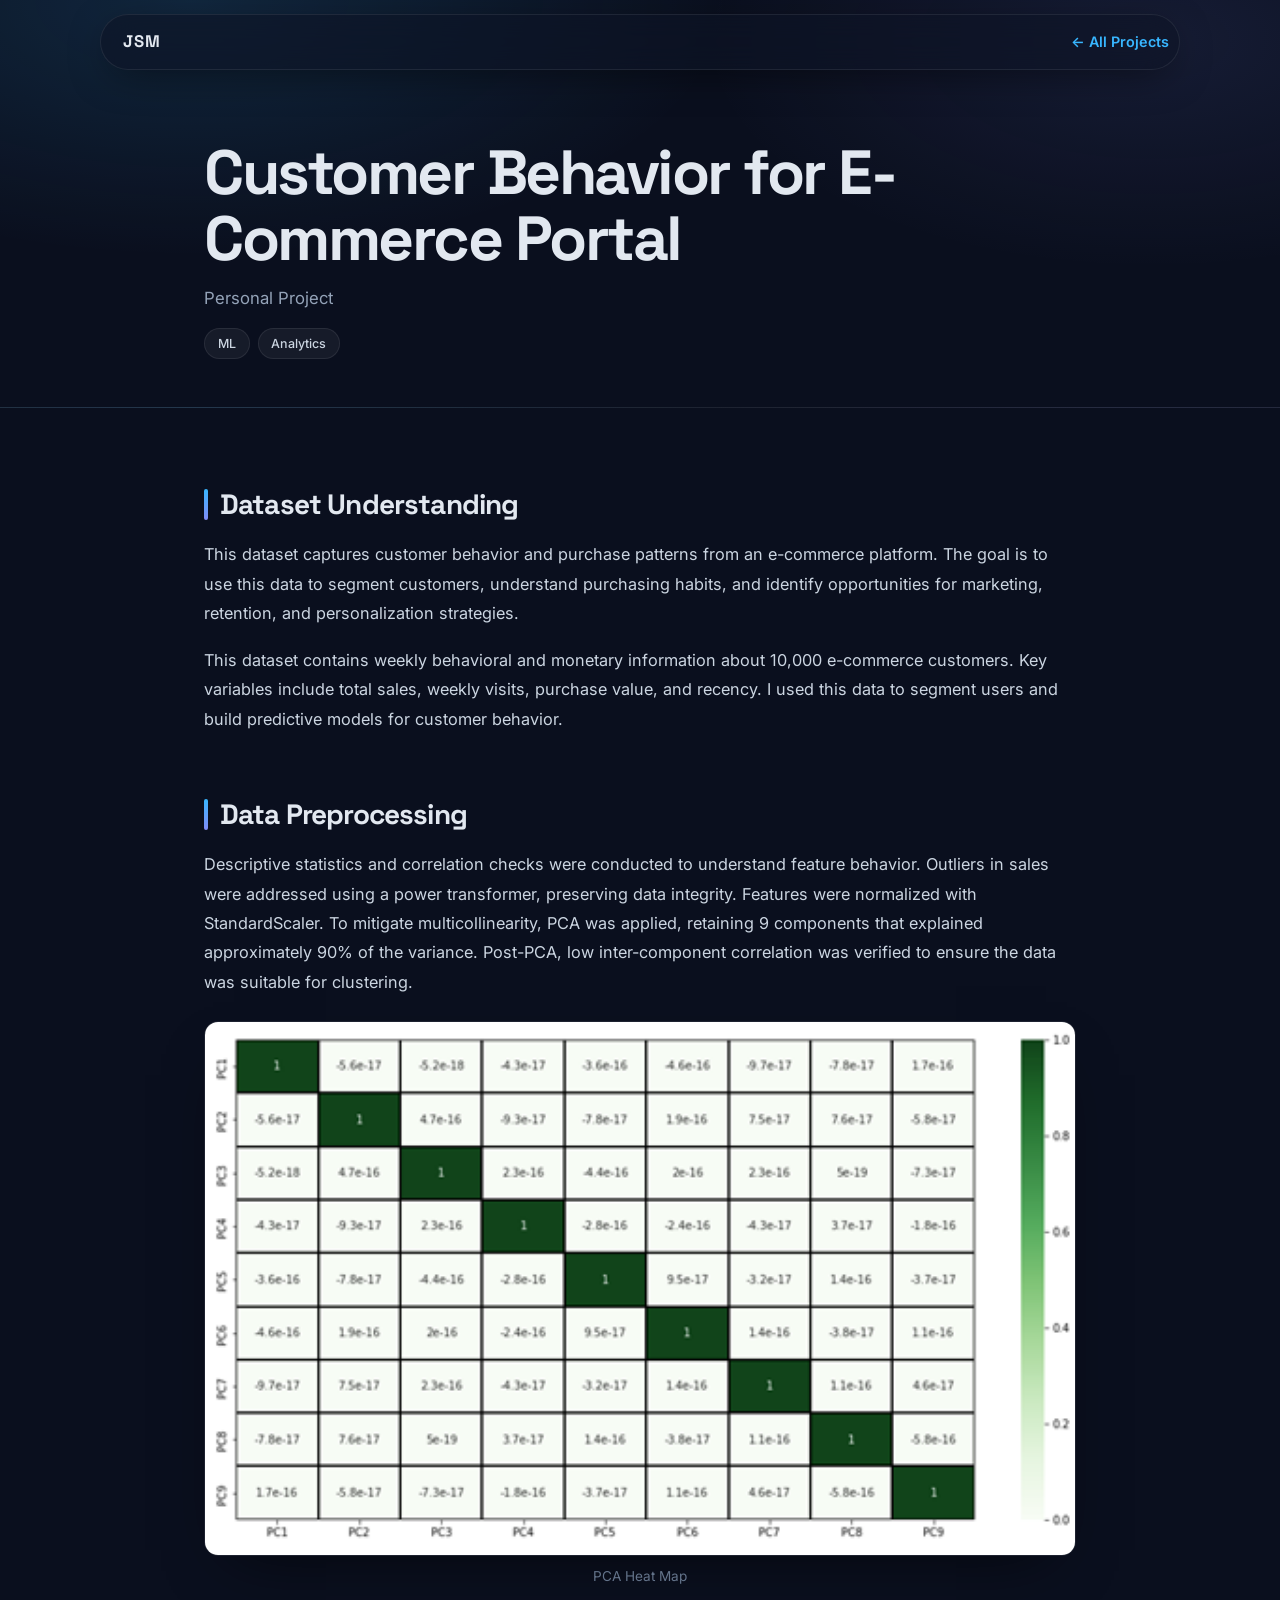
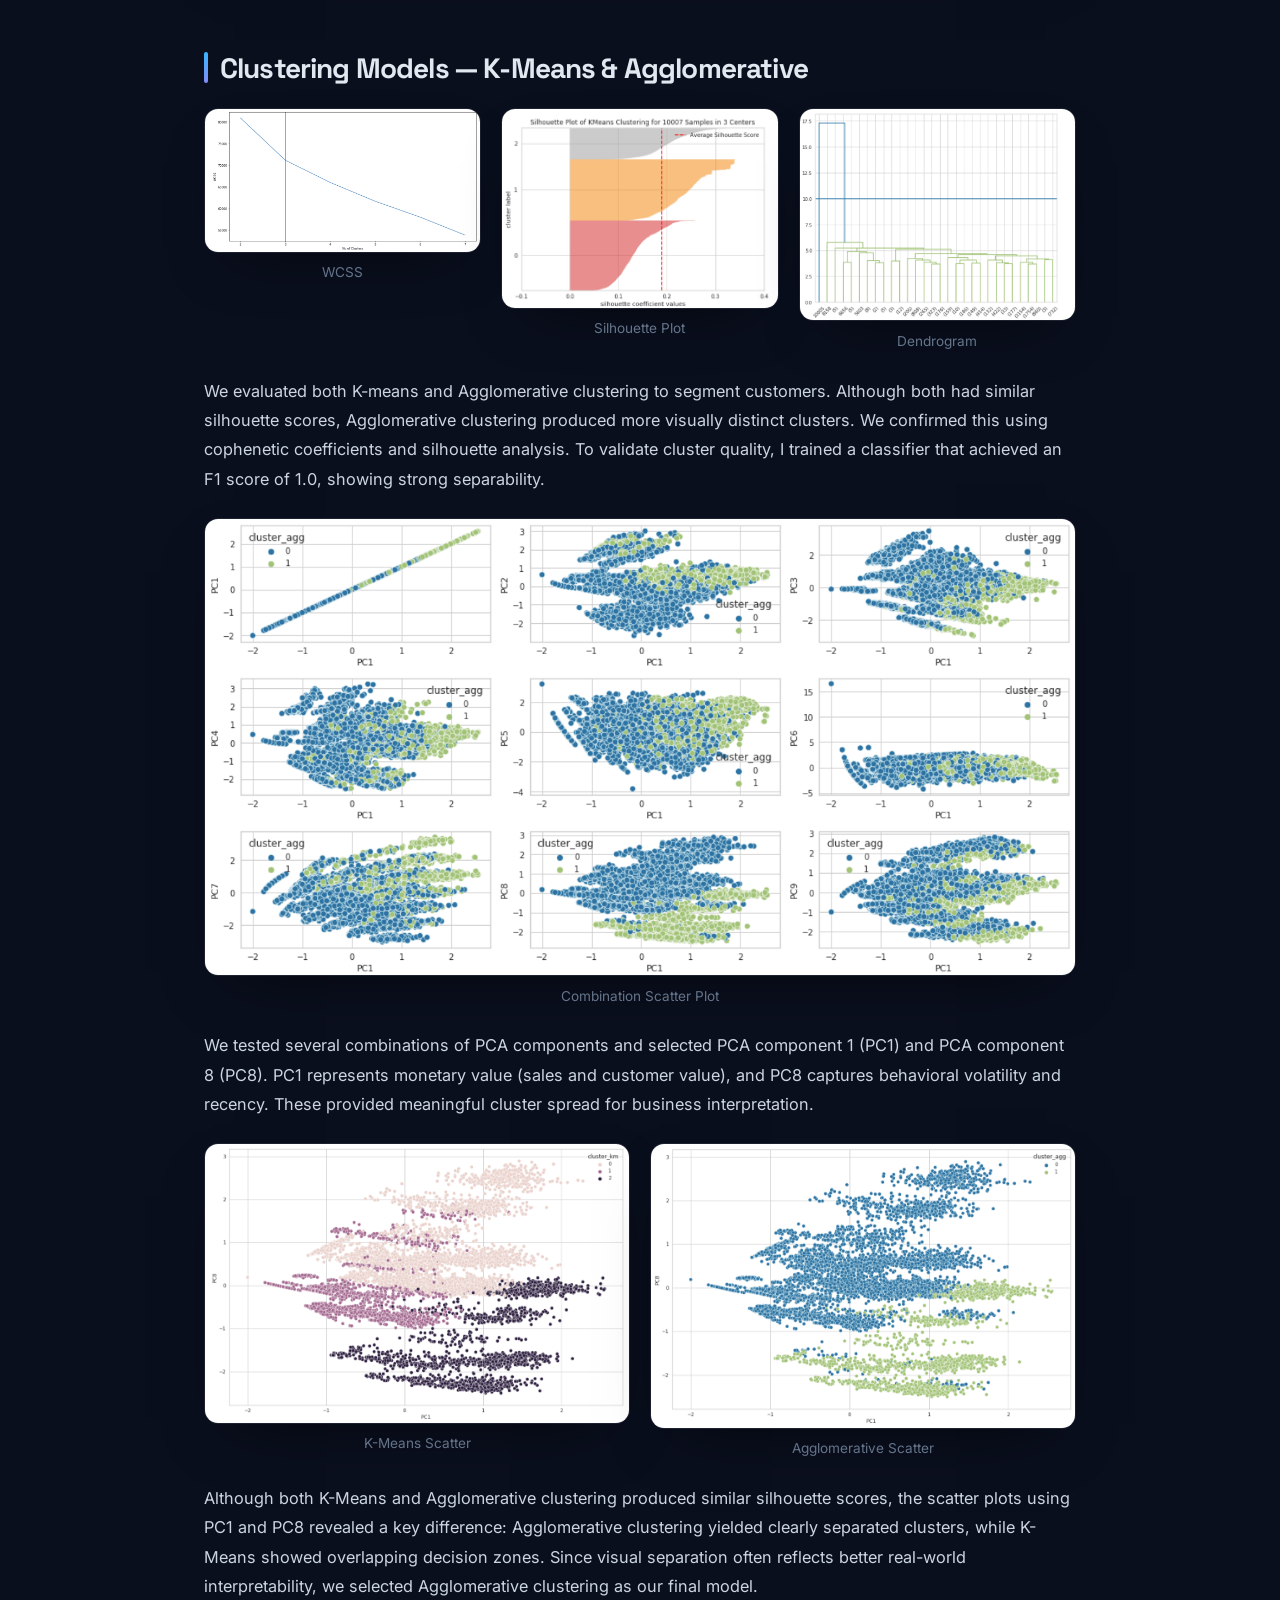
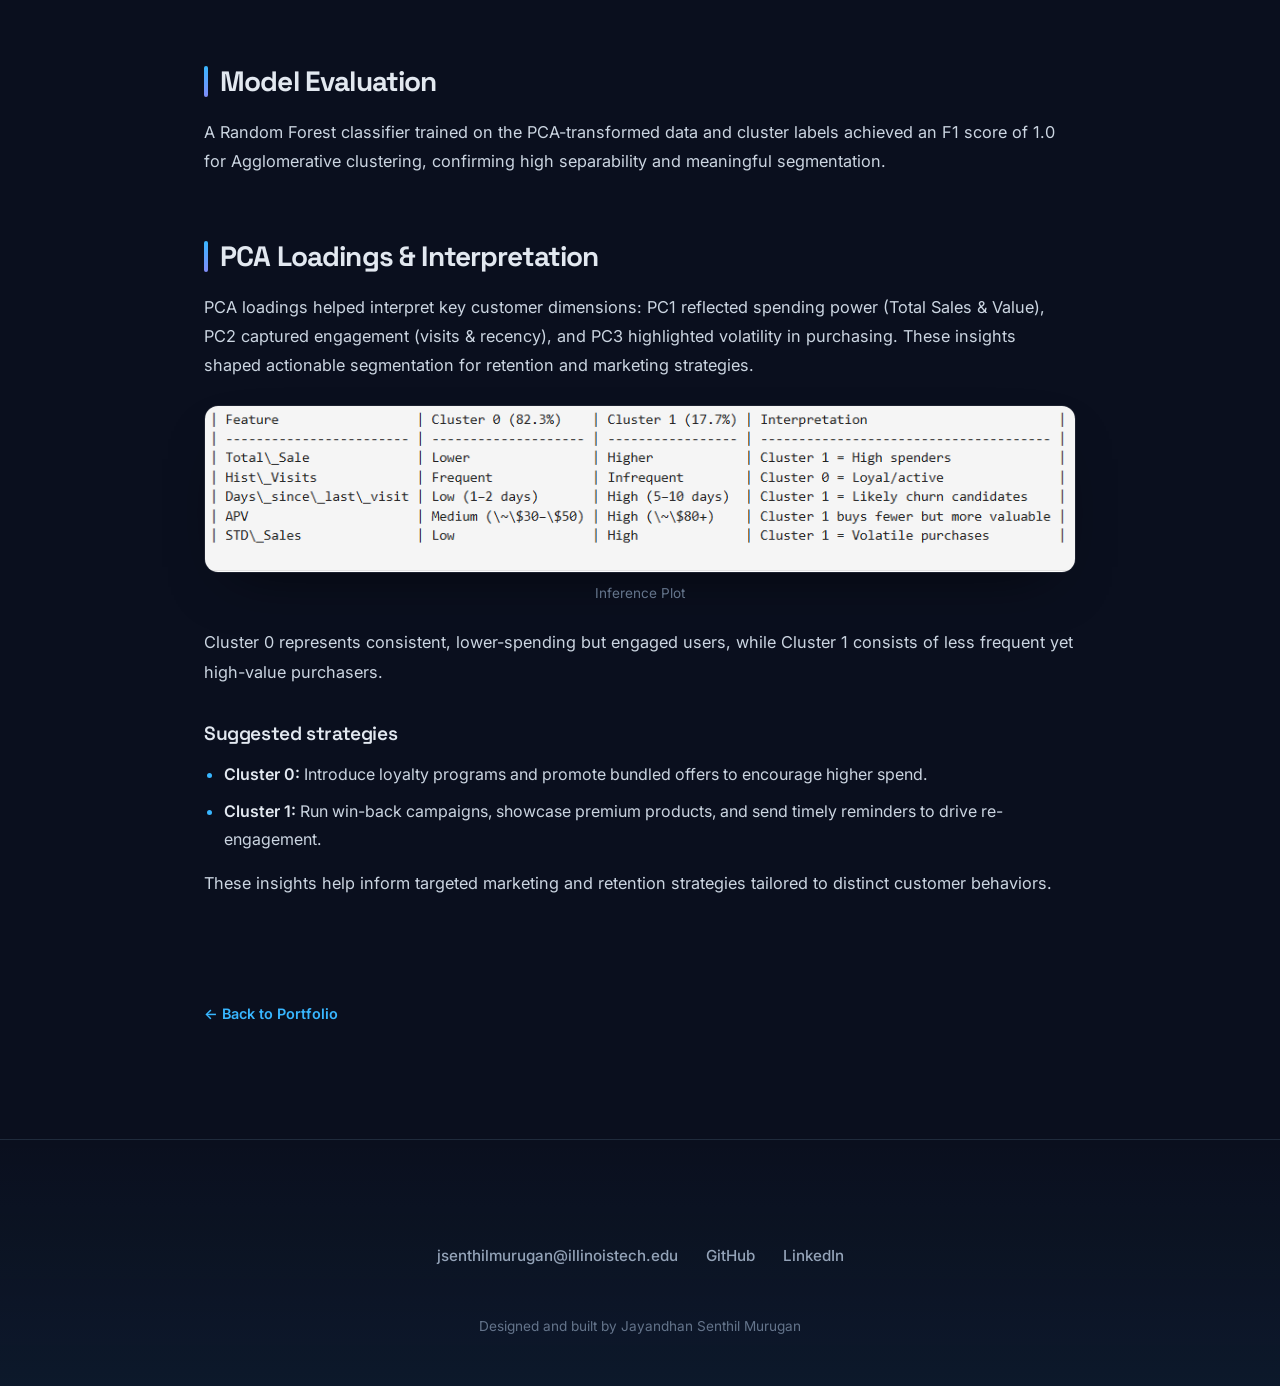
<file: projects/customer_segmentation.html>
<!DOCTYPE html>
<html lang="en">
<head>
  <meta charset="UTF-8">
  <meta name="viewport" content="width=device-width, initial-scale=1.0">
  <title>Customer Segmentation — Portfolio</title>
  <meta name="description" content="Segmenting e-commerce customers with PCA and clustering to drive targeted retention and marketing strategies.">

  <link rel="preconnect" href="https://fonts.googleapis.com">
  <link rel="preconnect" href="https://fonts.gstatic.com" crossorigin>
  <link
    href="https://fonts.googleapis.com/css2?family=Space+Grotesk:wght@400;500;600;700&family=Inter:wght@400;500;600;700&display=swap"
    rel="stylesheet"
  >

  <link rel="stylesheet" href="../assets/css/main.css">
  <link rel="stylesheet" href="../assets/css/project.css">
</head>
<body>
  <header class="nav">
    <div class="nav-inner">
      <a href="../index.html" class="nav-brand">JSM</a>
      <a href="../index.html#projects" class="back-link">&larr; All Projects</a>
    </div>
  </header>

  <main>
    <section class="project-hero">
      <div class="section-inner">
        <h1 class="project-title">Customer Behavior for E-Commerce Portal</h1>
        <p class="project-context">Personal Project</p>
        <div class="project-tags">
          <span class="pill">ML</span>
          <span class="pill">Analytics</span>
        </div>
      </div>
    </section>

    <section class="project-content">
      <div class="section-inner">
        <article class="project-section">
          <h2>Dataset Understanding</h2>
          <p>
            This dataset captures customer behavior and purchase patterns from an e-commerce platform. The
            goal is to use this data to segment customers, understand purchasing habits, and identify
            opportunities for marketing, retention, and personalization strategies.
          </p>
          <p>
            This dataset contains weekly behavioral and monetary information about 10,000 e-commerce
            customers. Key variables include total sales, weekly visits, purchase value, and recency. I
            used this data to segment users and build predictive models for customer behavior.
          </p>
        </article>

        <article class="project-section">
          <h2>Data Preprocessing</h2>
          <p>
            Descriptive statistics and correlation checks were conducted to understand feature behavior.
            Outliers in sales were addressed using a power transformer, preserving data integrity. Features
            were normalized with StandardScaler. To mitigate multicollinearity, PCA was applied, retaining
            9 components that explained approximately 90% of the variance. Post-PCA, low inter-component
            correlation was verified to ensure the data was suitable for clustering.
          </p>
          <figure class="project-figure">
            <img src="../assets/img/projects/customer_segmentation/pca-heat-map.png" alt="Heat map of PCA component correlations">
            <figcaption>PCA Heat Map</figcaption>
          </figure>
        </article>

        <article class="project-section">
          <h2>Clustering Models &mdash; K-Means &amp; Agglomerative</h2>
          <div class="image-row">
            <figure class="project-figure">
              <img src="../assets/img/projects/customer_segmentation/wcss.png" alt="Within-cluster sum of squares elbow plot">
              <figcaption>WCSS</figcaption>
            </figure>
            <figure class="project-figure">
              <img src="../assets/img/projects/customer_segmentation/silhouette-plot.png" alt="Silhouette plot for cluster quality">
              <figcaption>Silhouette Plot</figcaption>
            </figure>
            <figure class="project-figure">
              <img src="../assets/img/projects/customer_segmentation/dendrogram.png" alt="Dendrogram of hierarchical clustering">
              <figcaption>Dendrogram</figcaption>
            </figure>
          </div>

          <p>
            We evaluated both K-means and Agglomerative clustering to segment customers. Although both had
            similar silhouette scores, Agglomerative clustering produced more visually distinct clusters.
            We confirmed this using cophenetic coefficients and silhouette analysis. To validate cluster
            quality, I trained a classifier that achieved an F1 score of 1.0, showing strong separability.
          </p>

          <figure class="project-figure">
            <img src="../assets/img/projects/customer_segmentation/combination-scatter-plot.png" alt="Combination scatter plot across PCA components">
            <figcaption>Combination Scatter Plot</figcaption>
          </figure>

          <p>
            We tested several combinations of PCA components and selected PCA component 1 (PC1) and PCA
            component 8 (PC8). PC1 represents monetary value (sales and customer value), and PC8 captures
            behavioral volatility and recency. These provided meaningful cluster spread for business
            interpretation.
          </p>

          <div class="image-row image-row-2">
            <figure class="project-figure">
              <img src="../assets/img/projects/customer_segmentation/kmeans-scatter.png" alt="K-Means cluster scatter plot on PC1 and PC8">
              <figcaption>K-Means Scatter</figcaption>
            </figure>
            <figure class="project-figure">
              <img src="../assets/img/projects/customer_segmentation/agglomerative-scatter.png" alt="Agglomerative cluster scatter plot on PC1 and PC8">
              <figcaption>Agglomerative Scatter</figcaption>
            </figure>
          </div>

          <p>
            Although both K-Means and Agglomerative clustering produced similar silhouette scores, the
            scatter plots using PC1 and PC8 revealed a key difference: Agglomerative clustering yielded
            clearly separated clusters, while K-Means showed overlapping decision zones. Since visual
            separation often reflects better real-world interpretability, we selected Agglomerative
            clustering as our final model.
          </p>
        </article>

        <article class="project-section">
          <h2>Model Evaluation</h2>
          <p>
            A Random Forest classifier trained on the PCA-transformed data and cluster labels achieved an
            F1 score of 1.0 for Agglomerative clustering, confirming high separability and meaningful
            segmentation.
          </p>
        </article>

        <article class="project-section">
          <h2>PCA Loadings &amp; Interpretation</h2>
          <p>
            PCA loadings helped interpret key customer dimensions: PC1 reflected spending power (Total
            Sales &amp; Value), PC2 captured engagement (visits &amp; recency), and PC3 highlighted
            volatility in purchasing. These insights shaped actionable segmentation for retention and
            marketing strategies.
          </p>
          <figure class="project-figure">
            <img src="../assets/img/projects/customer_segmentation/inference.png" alt="Inference plot summarizing cluster characteristics">
            <figcaption>Inference Plot</figcaption>
          </figure>
          <p>
            Cluster 0 represents consistent, lower-spending but engaged users, while Cluster 1 consists of
            less frequent yet high-value purchasers.
          </p>

          <h3>Suggested strategies</h3>
          <ul>
            <li><strong>Cluster 0:</strong> Introduce loyalty programs and promote bundled offers to encourage higher spend.</li>
            <li><strong>Cluster 1:</strong> Run win-back campaigns, showcase premium products, and send timely reminders to drive re-engagement.</li>
          </ul>

          <p>
            These insights help inform targeted marketing and retention strategies tailored to distinct
            customer behaviors.
          </p>
        </article>

        <a href="../index.html#projects" class="back-link project-back">&larr; Back to Portfolio</a>
      </div>
    </section>
  </main>

  <footer id="contact" class="contact">
    <div class="section-inner contact-inner">
      <div class="contact-links">
        <a href="mailto:jsenthilmurugan@illinoistech.edu" class="contact-link">jsenthilmurugan@illinoistech.edu</a>
        <a href="https://github.com/jayandhan99" class="contact-link" target="_blank" rel="noopener noreferrer">GitHub</a>
        <a href="https://www.linkedin.com/in/jayandhan-senthil-murugan/" class="contact-link" target="_blank" rel="noopener noreferrer">LinkedIn</a>
      </div>
      <p class="contact-credit">Designed and built by Jayandhan Senthil Murugan</p>
    </div>
  </footer>

  <script src="../assets/js/main.js" defer></script>
</body>
</html>
</file>
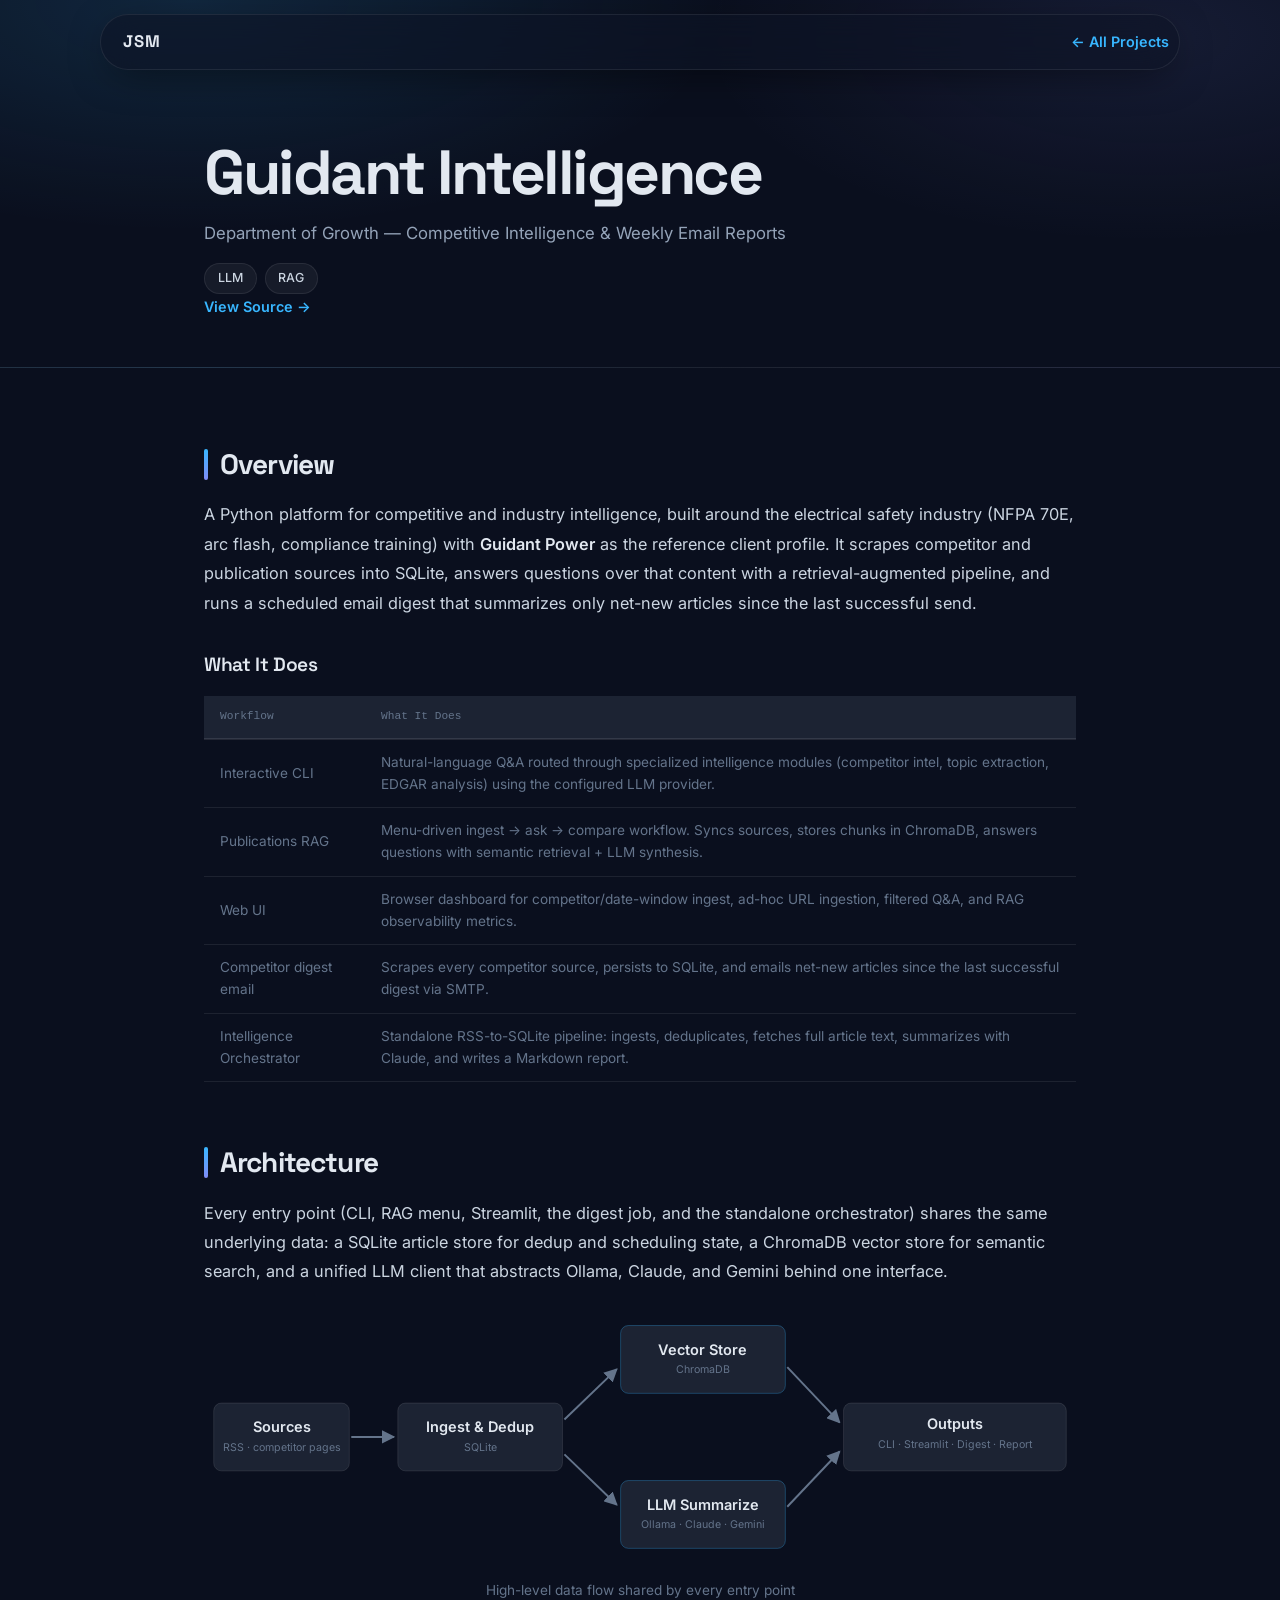
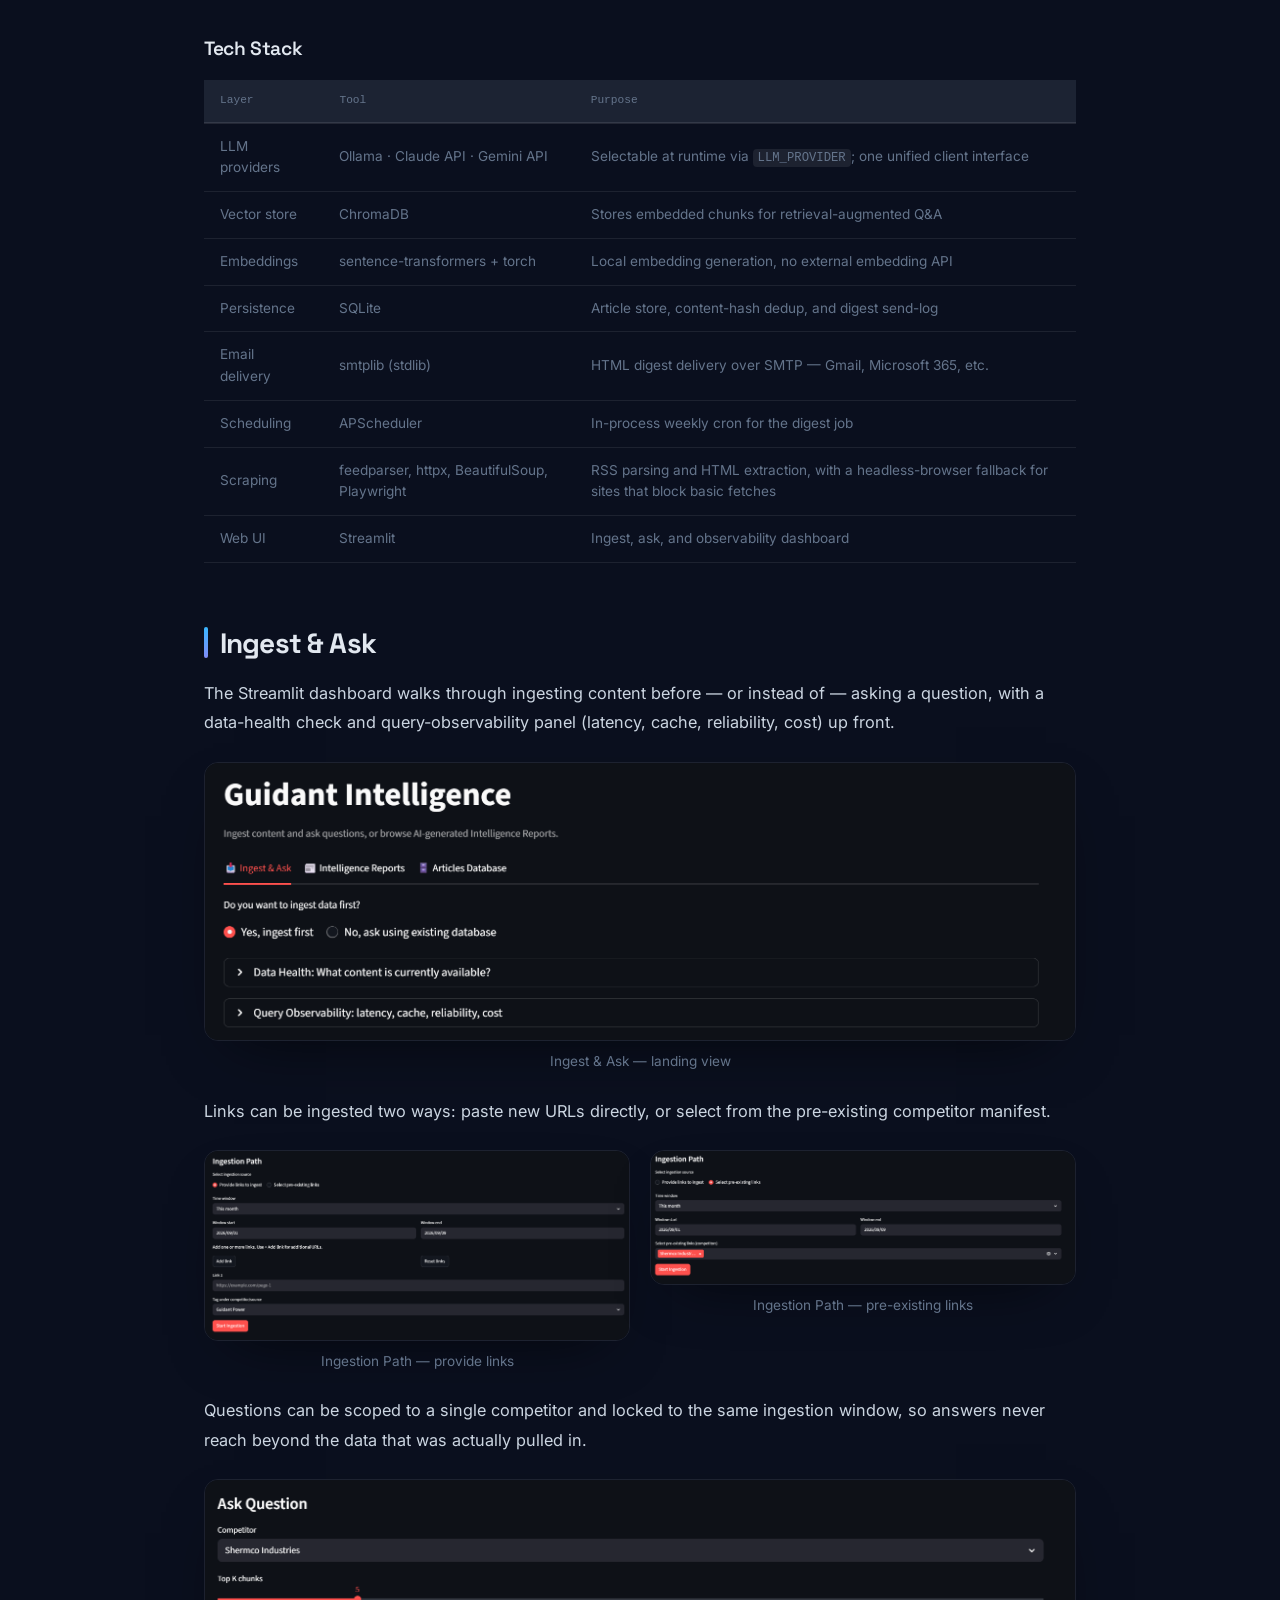
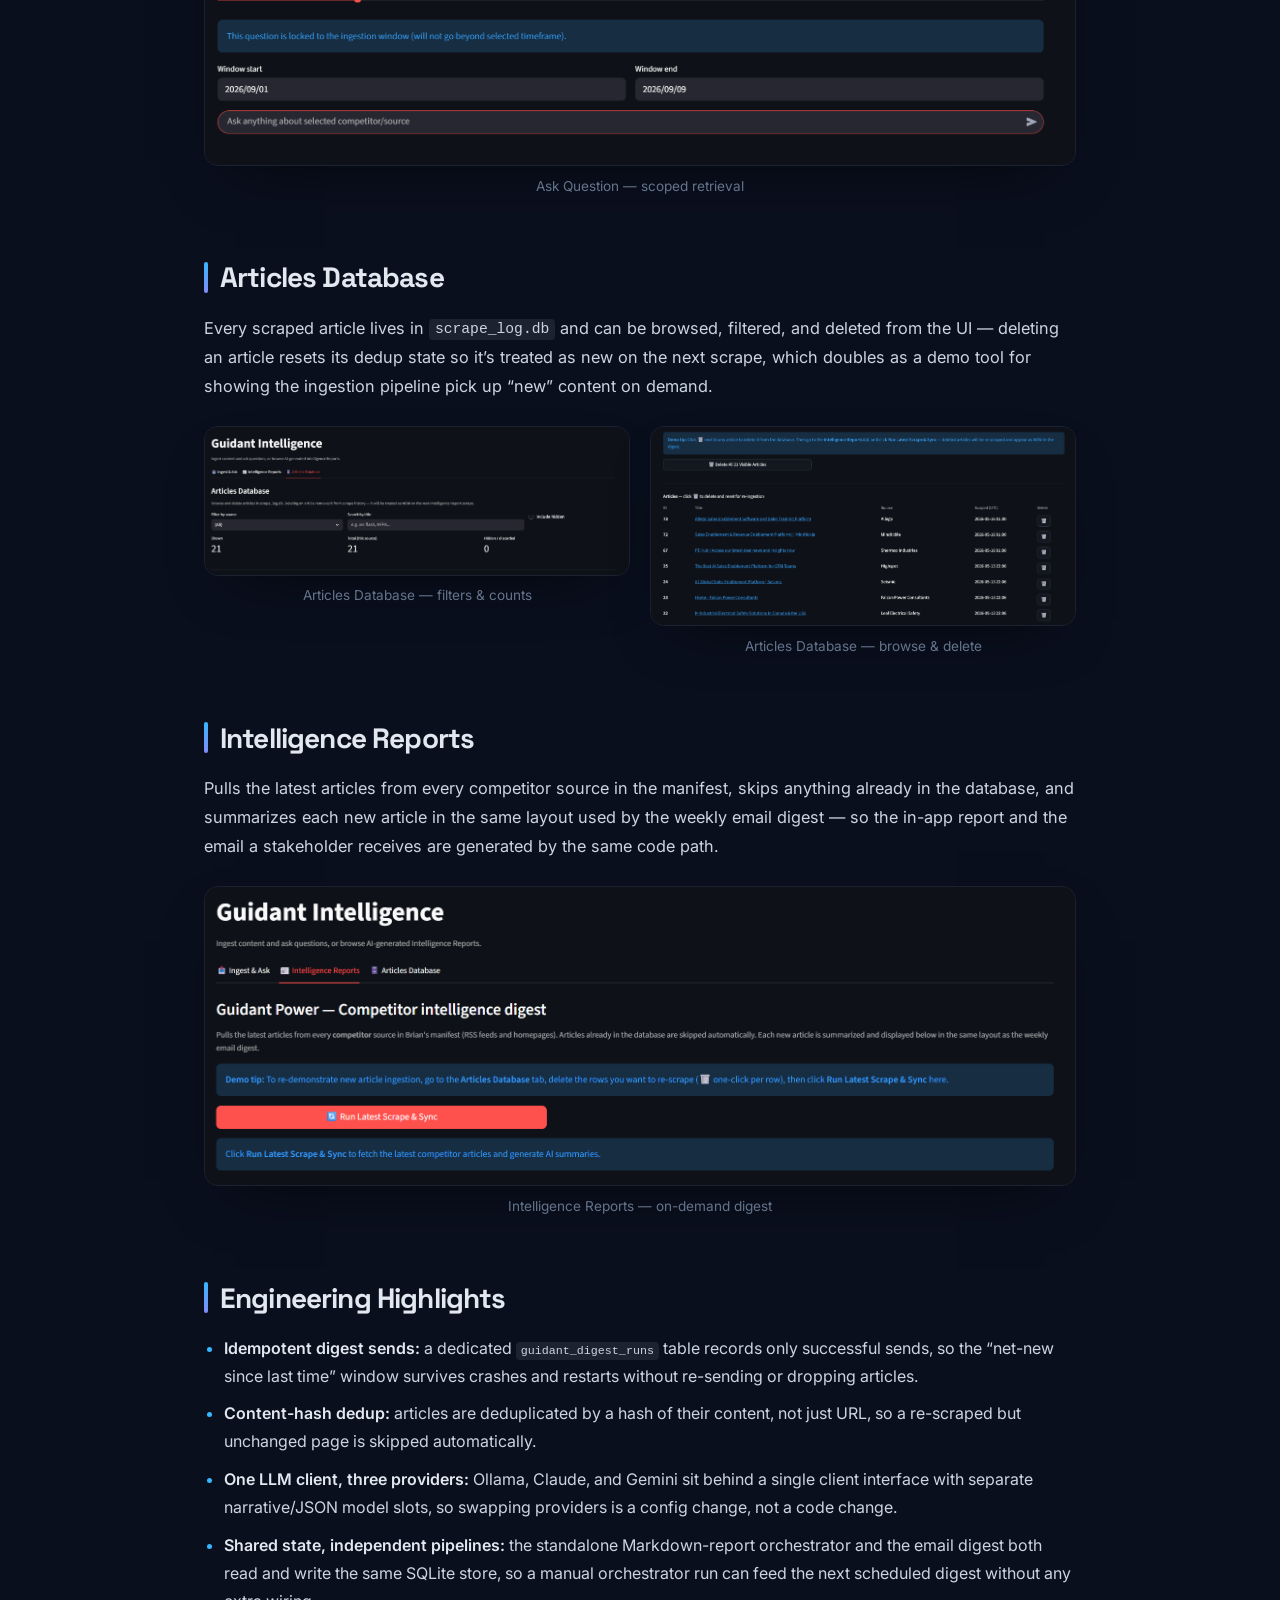
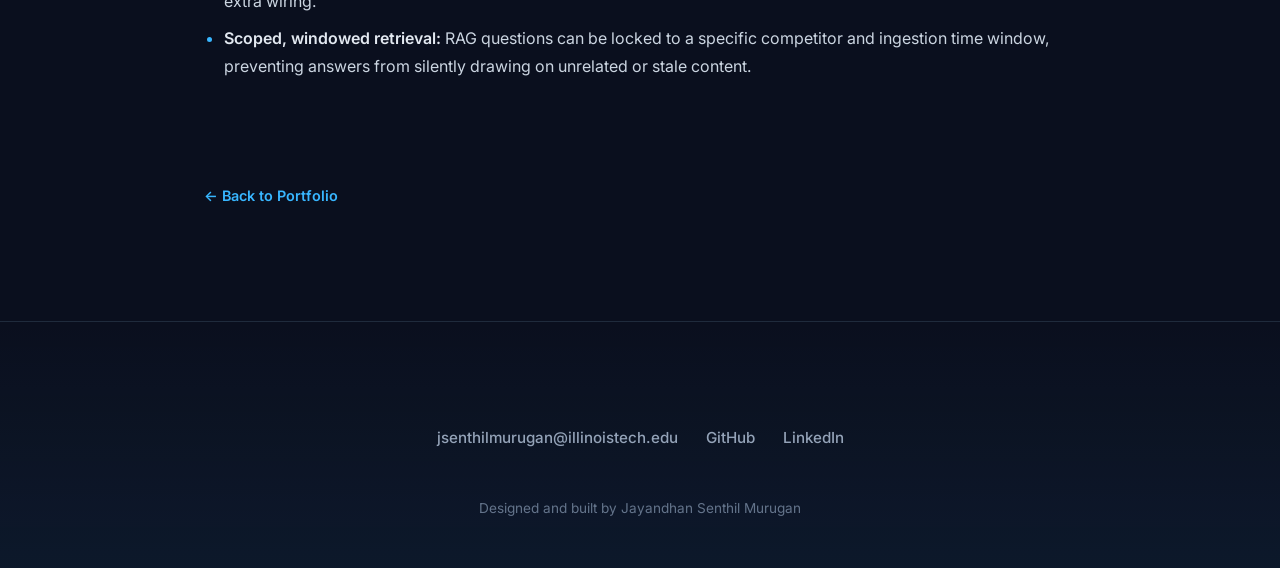
<file: projects/department_of_growth.html>
<!DOCTYPE html>
<html lang="en">
<head>
  <meta charset="UTF-8">
  <meta name="viewport" content="width=device-width, initial-scale=1.0">
  <title>Department of Growth — Portfolio</title>
  <meta name="description" content="A competitive intelligence platform: RAG-powered Q&amp;A, AI-generated intelligence reports, and an idempotent scheduled email digest.">

  <link rel="preconnect" href="https://fonts.googleapis.com">
  <link rel="preconnect" href="https://fonts.gstatic.com" crossorigin>
  <link
    href="https://fonts.googleapis.com/css2?family=Space+Grotesk:wght@400;500;600;700&family=Inter:wght@400;500;600;700&display=swap"
    rel="stylesheet"
  >

  <link rel="stylesheet" href="../assets/css/main.css">
  <link rel="stylesheet" href="../assets/css/project.css">
</head>
<body>
  <header class="nav">
    <div class="nav-inner">
      <a href="../index.html" class="nav-brand">JSM</a>
      <a href="../index.html#projects" class="back-link">&larr; All Projects</a>
    </div>
  </header>

  <main>
    <section class="project-hero">
      <div class="section-inner">
        <h1 class="project-title">Guidant Intelligence</h1>
        <p class="project-context">Department of Growth &mdash; Competitive Intelligence &amp; Weekly Email Reports</p>
        <div class="project-tags">
          <span class="pill">LLM</span>
          <span class="pill">RAG</span>
        </div>
        <p><a href="https://github.com/jayandhan99/LEAD-Project" class="back-link" target="_blank" rel="noopener noreferrer">View Source &rarr;</a></p>
      </div>
    </section>

    <section class="project-content">
      <div class="section-inner">
        <article class="project-section">
          <h2>Overview</h2>
          <p>
            A Python platform for competitive and industry intelligence, built around the electrical
            safety industry (NFPA 70E, arc flash, compliance training) with <strong>Guidant Power</strong>
            as the reference client profile. It scrapes competitor and publication sources into SQLite,
            answers questions over that content with a retrieval-augmented pipeline, and runs a scheduled
            email digest that summarizes only net-new articles since the last successful send.
          </p>

          <h3>What It Does</h3>
          <table class="model-table">
            <thead>
              <tr>
                <th>Workflow</th>
                <th>What It Does</th>
              </tr>
            </thead>
            <tbody>
              <tr>
                <td>Interactive CLI</td>
                <td>Natural-language Q&amp;A routed through specialized intelligence modules (competitor intel, topic extraction, EDGAR analysis) using the configured LLM provider.</td>
              </tr>
              <tr>
                <td>Publications RAG</td>
                <td>Menu-driven ingest &rarr; ask &rarr; compare workflow. Syncs sources, stores chunks in ChromaDB, answers questions with semantic retrieval + LLM synthesis.</td>
              </tr>
              <tr>
                <td>Web UI</td>
                <td>Browser dashboard for competitor/date-window ingest, ad-hoc URL ingestion, filtered Q&amp;A, and RAG observability metrics.</td>
              </tr>
              <tr>
                <td>Competitor digest email</td>
                <td>Scrapes every competitor source, persists to SQLite, and emails net-new articles since the last successful digest via SMTP.</td>
              </tr>
              <tr>
                <td>Intelligence Orchestrator</td>
                <td>Standalone RSS-to-SQLite pipeline: ingests, deduplicates, fetches full article text, summarizes with Claude, and writes a Markdown report.</td>
              </tr>
            </tbody>
          </table>
        </article>

        <article class="project-section">
          <h2>Architecture</h2>
          <p>
            Every entry point (CLI, RAG menu, Streamlit, the digest job, and the standalone orchestrator)
            shares the same underlying data: a SQLite article store for dedup and scheduling state, a
            ChromaDB vector store for semantic search, and a unified LLM client that abstracts Ollama,
            Claude, and Gemini behind one interface.
          </p>
          <figure class="project-figure">
            <svg viewBox="0 0 900 260" xmlns="http://www.w3.org/2000/svg" role="img" aria-label="Architecture diagram: sources feed an ingest and dedup stage backed by SQLite, which fans out to a ChromaDB vector store and an LLM summarizer, both feeding the CLI, Streamlit, email digest, and Markdown report outputs">
              <defs>
                <marker id="arrow" viewBox="0 0 10 10" refX="9" refY="5" markerWidth="7" markerHeight="7" orient="auto-start-reverse">
                  <path d="M0,0 L10,5 L0,10 z" style="fill: var(--color-muted);"></path>
                </marker>
              </defs>

              <g style="font-family: var(--font-body);">
                <rect x="10" y="95" width="140" height="70" rx="8" style="fill: var(--color-surface); stroke: rgb(255 255 255 / 10%);"></rect>
                <text x="80" y="125" text-anchor="middle" style="fill: var(--color-text); font-size: 15px; font-weight: 600;">Sources</text>
                <text x="80" y="144" text-anchor="middle" style="fill: var(--color-muted); font-size: 11px;">RSS &middot; competitor pages</text>

                <rect x="200" y="95" width="170" height="70" rx="8" style="fill: var(--color-surface); stroke: rgb(255 255 255 / 10%);"></rect>
                <text x="285" y="125" text-anchor="middle" style="fill: var(--color-text); font-size: 15px; font-weight: 600;">Ingest &amp; Dedup</text>
                <text x="285" y="144" text-anchor="middle" style="fill: var(--color-muted); font-size: 11px;">SQLite</text>

                <rect x="430" y="15" width="170" height="70" rx="8" style="fill: var(--color-surface); stroke: rgb(56 182 255 / 30%);"></rect>
                <text x="515" y="45" text-anchor="middle" style="fill: var(--color-text); font-size: 15px; font-weight: 600;">Vector Store</text>
                <text x="515" y="64" text-anchor="middle" style="fill: var(--color-muted); font-size: 11px;">ChromaDB</text>

                <rect x="430" y="175" width="170" height="70" rx="8" style="fill: var(--color-surface); stroke: rgb(56 182 255 / 30%);"></rect>
                <text x="515" y="205" text-anchor="middle" style="fill: var(--color-text); font-size: 15px; font-weight: 600;">LLM Summarize</text>
                <text x="515" y="224" text-anchor="middle" style="fill: var(--color-muted); font-size: 11px;">Ollama &middot; Claude &middot; Gemini</text>

                <rect x="660" y="95" width="230" height="70" rx="8" style="fill: var(--color-surface); stroke: rgb(255 255 255 / 10%);"></rect>
                <text x="775" y="122" text-anchor="middle" style="fill: var(--color-text); font-size: 15px; font-weight: 600;">Outputs</text>
                <text x="775" y="141" text-anchor="middle" style="fill: var(--color-muted); font-size: 11px;">CLI &middot; Streamlit &middot; Digest &middot; Report</text>

                <line x1="152" y1="130" x2="196" y2="130" style="stroke: var(--color-muted); stroke-width: 2;" marker-end="url(#arrow)"></line>
                <line x1="372" y1="112" x2="426" y2="60" style="stroke: var(--color-muted); stroke-width: 2;" marker-end="url(#arrow)"></line>
                <line x1="372" y1="148" x2="426" y2="200" style="stroke: var(--color-muted); stroke-width: 2;" marker-end="url(#arrow)"></line>
                <line x1="602" y1="58" x2="656" y2="115" style="stroke: var(--color-muted); stroke-width: 2;" marker-end="url(#arrow)"></line>
                <line x1="602" y1="202" x2="656" y2="145" style="stroke: var(--color-muted); stroke-width: 2;" marker-end="url(#arrow)"></line>
              </g>
            </svg>
            <figcaption>High-level data flow shared by every entry point</figcaption>
          </figure>

          <h3>Tech Stack</h3>
          <table class="model-table">
            <thead>
              <tr>
                <th>Layer</th>
                <th>Tool</th>
                <th>Purpose</th>
              </tr>
            </thead>
            <tbody>
              <tr>
                <td>LLM providers</td>
                <td>Ollama &middot; Claude API &middot; Gemini API</td>
                <td>Selectable at runtime via <code>LLM_PROVIDER</code>; one unified client interface</td>
              </tr>
              <tr>
                <td>Vector store</td>
                <td>ChromaDB</td>
                <td>Stores embedded chunks for retrieval-augmented Q&amp;A</td>
              </tr>
              <tr>
                <td>Embeddings</td>
                <td>sentence-transformers + torch</td>
                <td>Local embedding generation, no external embedding API</td>
              </tr>
              <tr>
                <td>Persistence</td>
                <td>SQLite</td>
                <td>Article store, content-hash dedup, and digest send-log</td>
              </tr>
              <tr>
                <td>Email delivery</td>
                <td>smtplib (stdlib)</td>
                <td>HTML digest delivery over SMTP &mdash; Gmail, Microsoft 365, etc.</td>
              </tr>
              <tr>
                <td>Scheduling</td>
                <td>APScheduler</td>
                <td>In-process weekly cron for the digest job</td>
              </tr>
              <tr>
                <td>Scraping</td>
                <td>feedparser, httpx, BeautifulSoup, Playwright</td>
                <td>RSS parsing and HTML extraction, with a headless-browser fallback for sites that block basic fetches</td>
              </tr>
              <tr>
                <td>Web UI</td>
                <td>Streamlit</td>
                <td>Ingest, ask, and observability dashboard</td>
              </tr>
            </tbody>
          </table>
        </article>

        <article class="project-section">
          <h2>Ingest &amp; Ask</h2>
          <p>
            The Streamlit dashboard walks through ingesting content before &mdash; or instead of &mdash;
            asking a question, with a data-health check and query-observability panel (latency, cache,
            reliability, cost) up front.
          </p>
          <figure class="project-figure">
            <img src="../assets/img/projects/department_of_growth/ingest-ask.png" alt="Guidant Intelligence Ingest and Ask tab with data health and query observability accordions">
            <figcaption>Ingest &amp; Ask &mdash; landing view</figcaption>
          </figure>

          <p>Links can be ingested two ways: paste new URLs directly, or select from the pre-existing competitor manifest.</p>
          <div class="image-row image-row-2">
            <figure class="project-figure">
              <img src="../assets/img/projects/department_of_growth/ingestion-path-links.png" alt="Ingestion path form set to provide links to ingest, with a time window and competitor tag">
              <figcaption>Ingestion Path &mdash; provide links</figcaption>
            </figure>
            <figure class="project-figure">
              <img src="../assets/img/projects/department_of_growth/ingestion-path-existing.png" alt="Ingestion path form set to select pre-existing links from the competitor manifest">
              <figcaption>Ingestion Path &mdash; pre-existing links</figcaption>
            </figure>
          </div>

          <p>Questions can be scoped to a single competitor and locked to the same ingestion window, so answers never reach beyond the data that was actually pulled in.</p>
          <figure class="project-figure">
            <img src="../assets/img/projects/department_of_growth/ask-question.png" alt="Ask Question panel scoped to a competitor and locked to the ingestion window">
            <figcaption>Ask Question &mdash; scoped retrieval</figcaption>
          </figure>
        </article>

        <article class="project-section">
          <h2>Articles Database</h2>
          <p>
            Every scraped article lives in <code>scrape_log.db</code> and can be browsed, filtered, and
            deleted from the UI &mdash; deleting an article resets its dedup state so it&rsquo;s treated
            as new on the next scrape, which doubles as a demo tool for showing the ingestion pipeline
            pick up &ldquo;new&rdquo; content on demand.
          </p>
          <div class="image-row image-row-2">
            <figure class="project-figure">
              <img src="../assets/img/projects/department_of_growth/articles-database.png" alt="Articles Database tab showing filter by source, search by title, and shown/total/hidden counts">
              <figcaption>Articles Database &mdash; filters &amp; counts</figcaption>
            </figure>
            <figure class="project-figure">
              <img src="../assets/img/projects/department_of_growth/articles-table.png" alt="Articles table with per-row delete buttons and a bulk delete-all-visible action">
              <figcaption>Articles Database &mdash; browse &amp; delete</figcaption>
            </figure>
          </div>
        </article>

        <article class="project-section">
          <h2>Intelligence Reports</h2>
          <p>
            Pulls the latest articles from every competitor source in the manifest, skips anything already
            in the database, and summarizes each new article in the same layout used by the weekly email
            digest &mdash; so the in-app report and the email a stakeholder receives are generated by the
            same code path.
          </p>
          <figure class="project-figure">
            <img src="../assets/img/projects/department_of_growth/intelligence-reports.png" alt="Intelligence Reports tab with a Run Latest Scrape and Sync button">
            <figcaption>Intelligence Reports &mdash; on-demand digest</figcaption>
          </figure>
        </article>

        <article class="project-section">
          <h2>Engineering Highlights</h2>
          <ul>
            <li><strong>Idempotent digest sends:</strong> a dedicated <code>guidant_digest_runs</code> table records only successful sends, so the &ldquo;net-new since last time&rdquo; window survives crashes and restarts without re-sending or dropping articles.</li>
            <li><strong>Content-hash dedup:</strong> articles are deduplicated by a hash of their content, not just URL, so a re-scraped but unchanged page is skipped automatically.</li>
            <li><strong>One LLM client, three providers:</strong> Ollama, Claude, and Gemini sit behind a single client interface with separate narrative/JSON model slots, so swapping providers is a config change, not a code change.</li>
            <li><strong>Shared state, independent pipelines:</strong> the standalone Markdown-report orchestrator and the email digest both read and write the same SQLite store, so a manual orchestrator run can feed the next scheduled digest without any extra wiring.</li>
            <li><strong>Scoped, windowed retrieval:</strong> RAG questions can be locked to a specific competitor and ingestion time window, preventing answers from silently drawing on unrelated or stale content.</li>
          </ul>
        </article>

        <a href="../index.html#projects" class="back-link project-back">&larr; Back to Portfolio</a>
      </div>
    </section>
  </main>

  <footer id="contact" class="contact">
    <div class="section-inner contact-inner">
      <div class="contact-links">
        <a href="mailto:jsenthilmurugan@illinoistech.edu" class="contact-link">jsenthilmurugan@illinoistech.edu</a>
        <a href="https://github.com/jayandhan99" class="contact-link" target="_blank" rel="noopener noreferrer">GitHub</a>
        <a href="https://www.linkedin.com/in/jayandhan-senthil-murugan/" class="contact-link" target="_blank" rel="noopener noreferrer">LinkedIn</a>
      </div>
      <p class="contact-credit">Designed and built by Jayandhan Senthil Murugan</p>
    </div>
  </footer>

  <script src="../assets/js/main.js" defer></script>
</body>
</html>
</file>
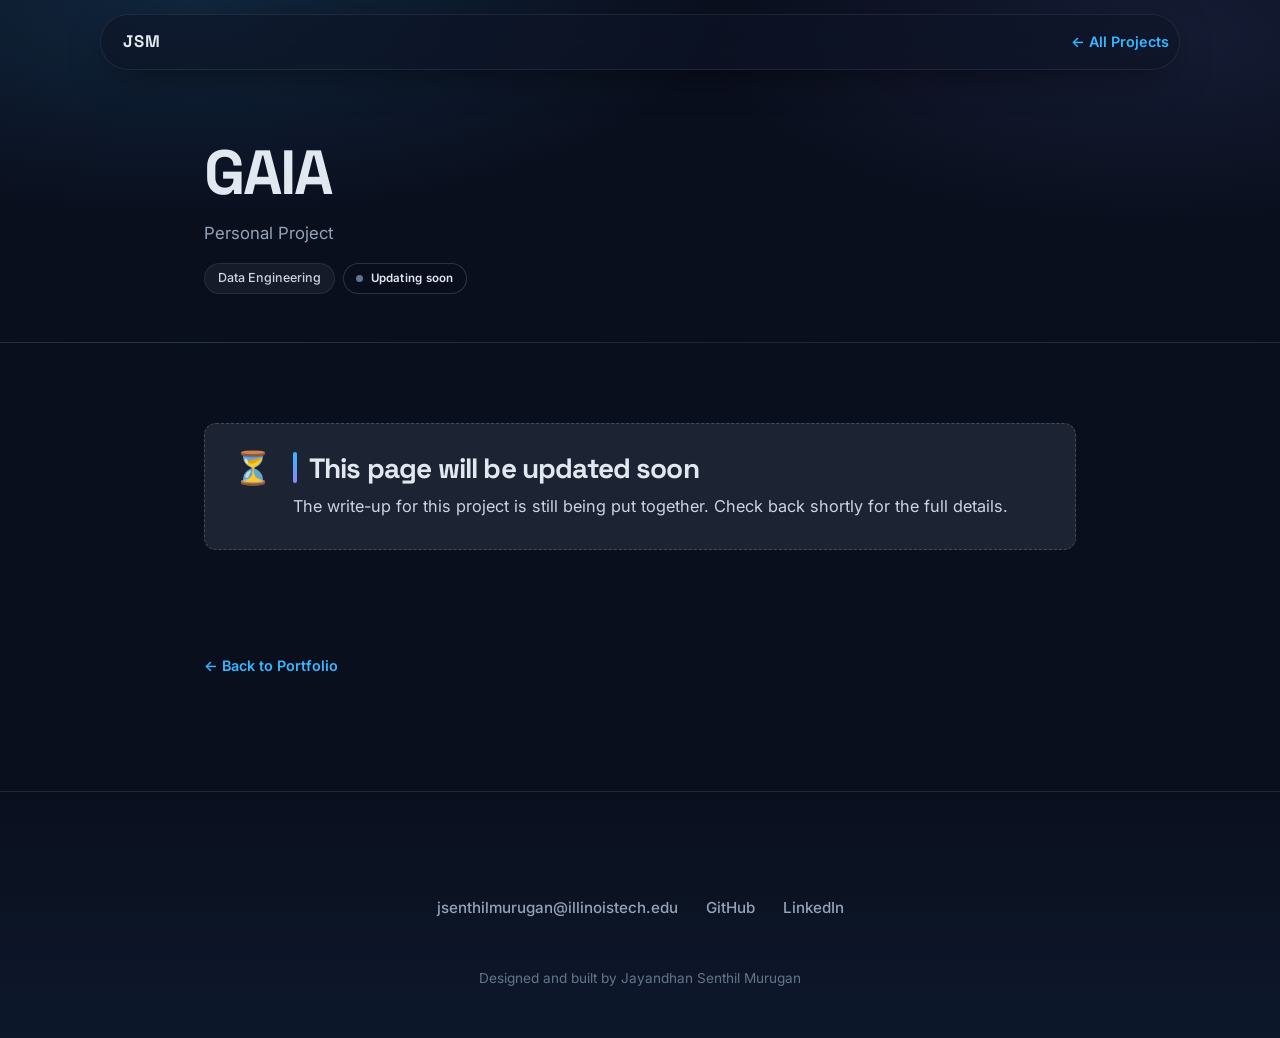
<file: projects/gaia.html>
<!DOCTYPE html>
<html lang="en">
<head>
  <meta charset="UTF-8">
  <meta name="viewport" content="width=device-width, initial-scale=1.0">
  <title>GAIA — Portfolio</title>
  <meta name="description" content="GAIA is a data engineering project. This page will be updated soon.">

  <link rel="preconnect" href="https://fonts.googleapis.com">
  <link rel="preconnect" href="https://fonts.gstatic.com" crossorigin>
  <link
    href="https://fonts.googleapis.com/css2?family=Space+Grotesk:wght@400;500;600;700&family=Inter:wght@400;500;600;700&display=swap"
    rel="stylesheet"
  >

  <link rel="stylesheet" href="../assets/css/main.css">
  <link rel="stylesheet" href="../assets/css/project.css">
</head>
<body>
  <header class="nav">
    <div class="nav-inner">
      <a href="../index.html" class="nav-brand">JSM</a>
      <a href="../index.html#projects" class="back-link">&larr; All Projects</a>
    </div>
  </header>

  <main>
    <section class="project-hero">
      <div class="section-inner">
        <h1 class="project-title">GAIA</h1>
        <p class="project-context">Personal Project</p>
        <div class="project-tags">
          <span class="pill">Data Engineering</span>
          <span class="status-badge status-soon">Updating soon</span>
        </div>
      </div>
    </section>

    <section class="project-content">
      <div class="section-inner">
        <article class="project-section">
          <div class="status-notice">
            <div class="status-notice-icon" aria-hidden="true">&#9203;</div>
            <div>
              <h2>This page will be updated soon</h2>
              <p>The write-up for this project is still being put together. Check back shortly for the full details.</p>
            </div>
          </div>
        </article>

        <a href="../index.html#projects" class="back-link project-back">&larr; Back to Portfolio</a>
      </div>
    </section>
  </main>

  <footer id="contact" class="contact">
    <div class="section-inner contact-inner">
      <div class="contact-links">
        <a href="mailto:jsenthilmurugan@illinoistech.edu" class="contact-link">jsenthilmurugan@illinoistech.edu</a>
        <a href="https://github.com/jayandhan99" class="contact-link" target="_blank" rel="noopener noreferrer">GitHub</a>
        <a href="https://www.linkedin.com/in/jayandhan-senthil-murugan/" class="contact-link" target="_blank" rel="noopener noreferrer">LinkedIn</a>
      </div>
      <p class="contact-credit">Designed and built by Jayandhan Senthil Murugan</p>
    </div>
  </footer>

  <script src="../assets/js/main.js" defer></script>
</body>
</html>
</file>
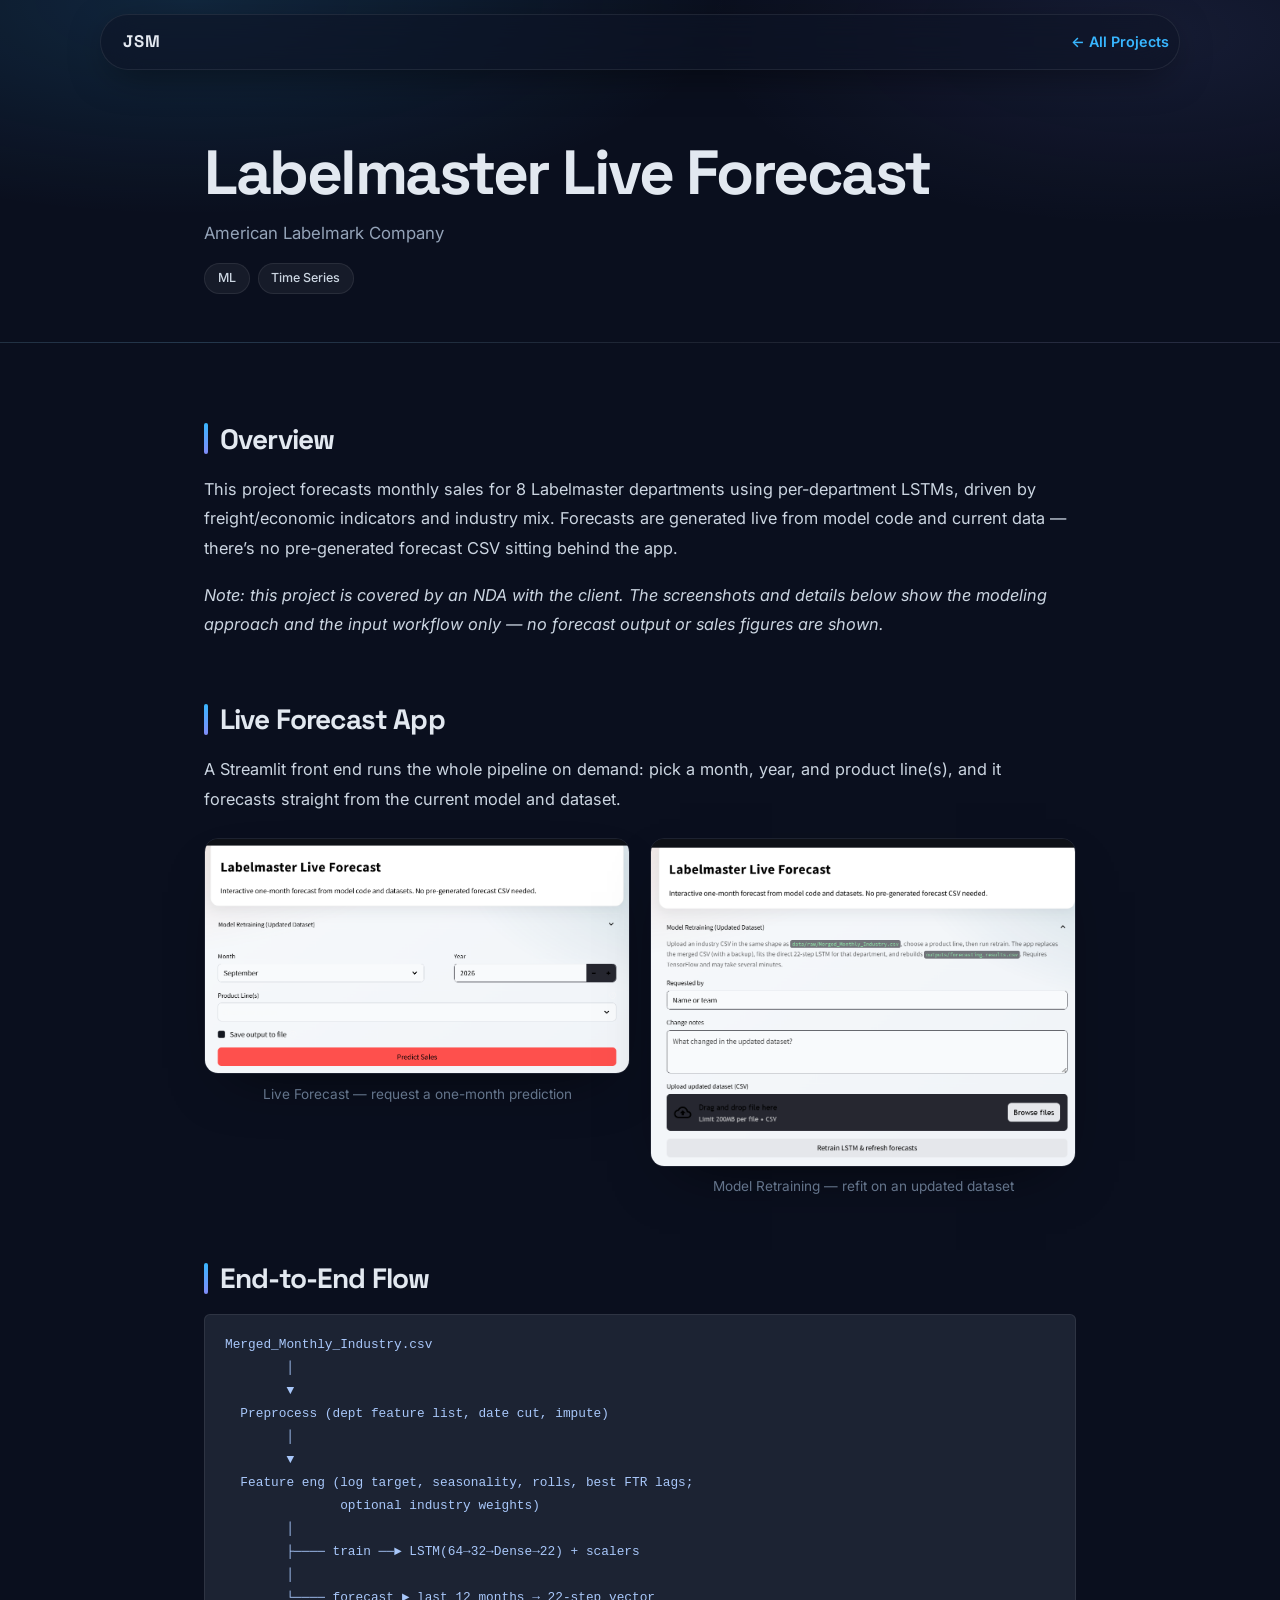
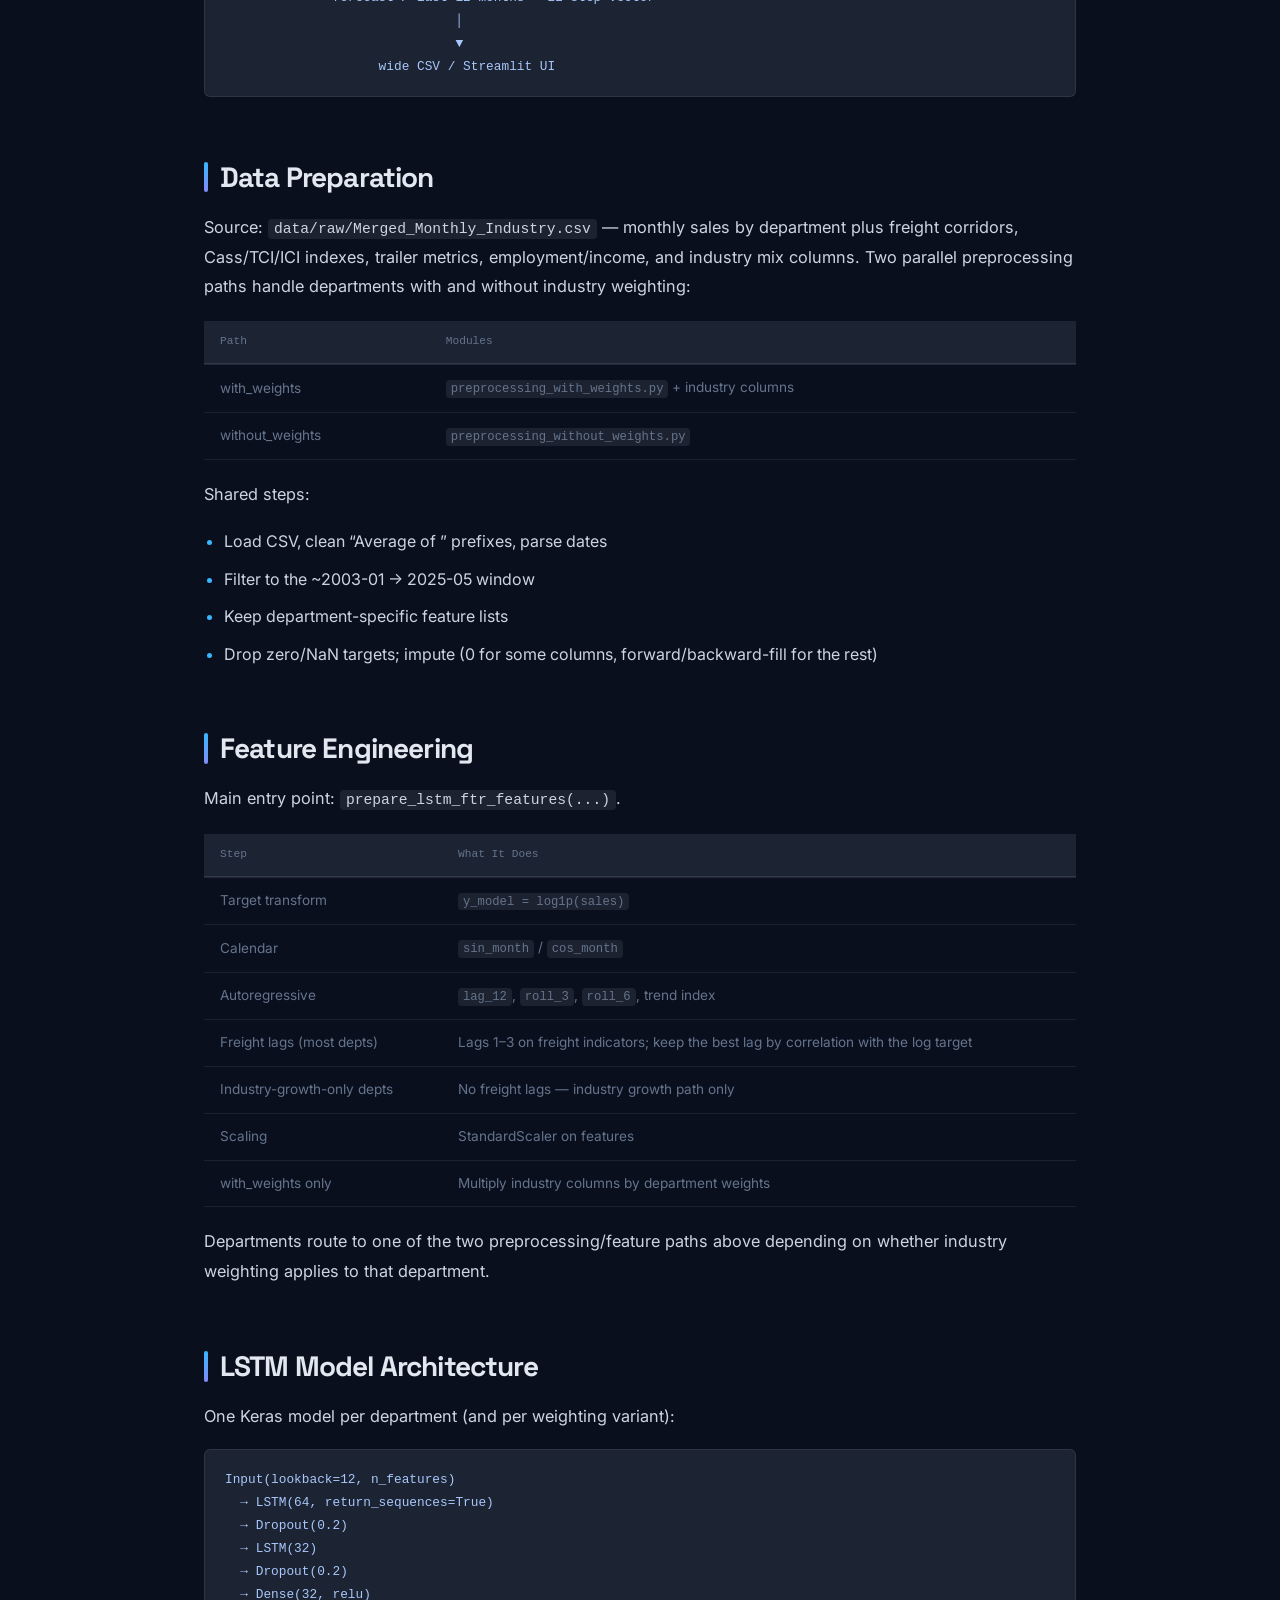
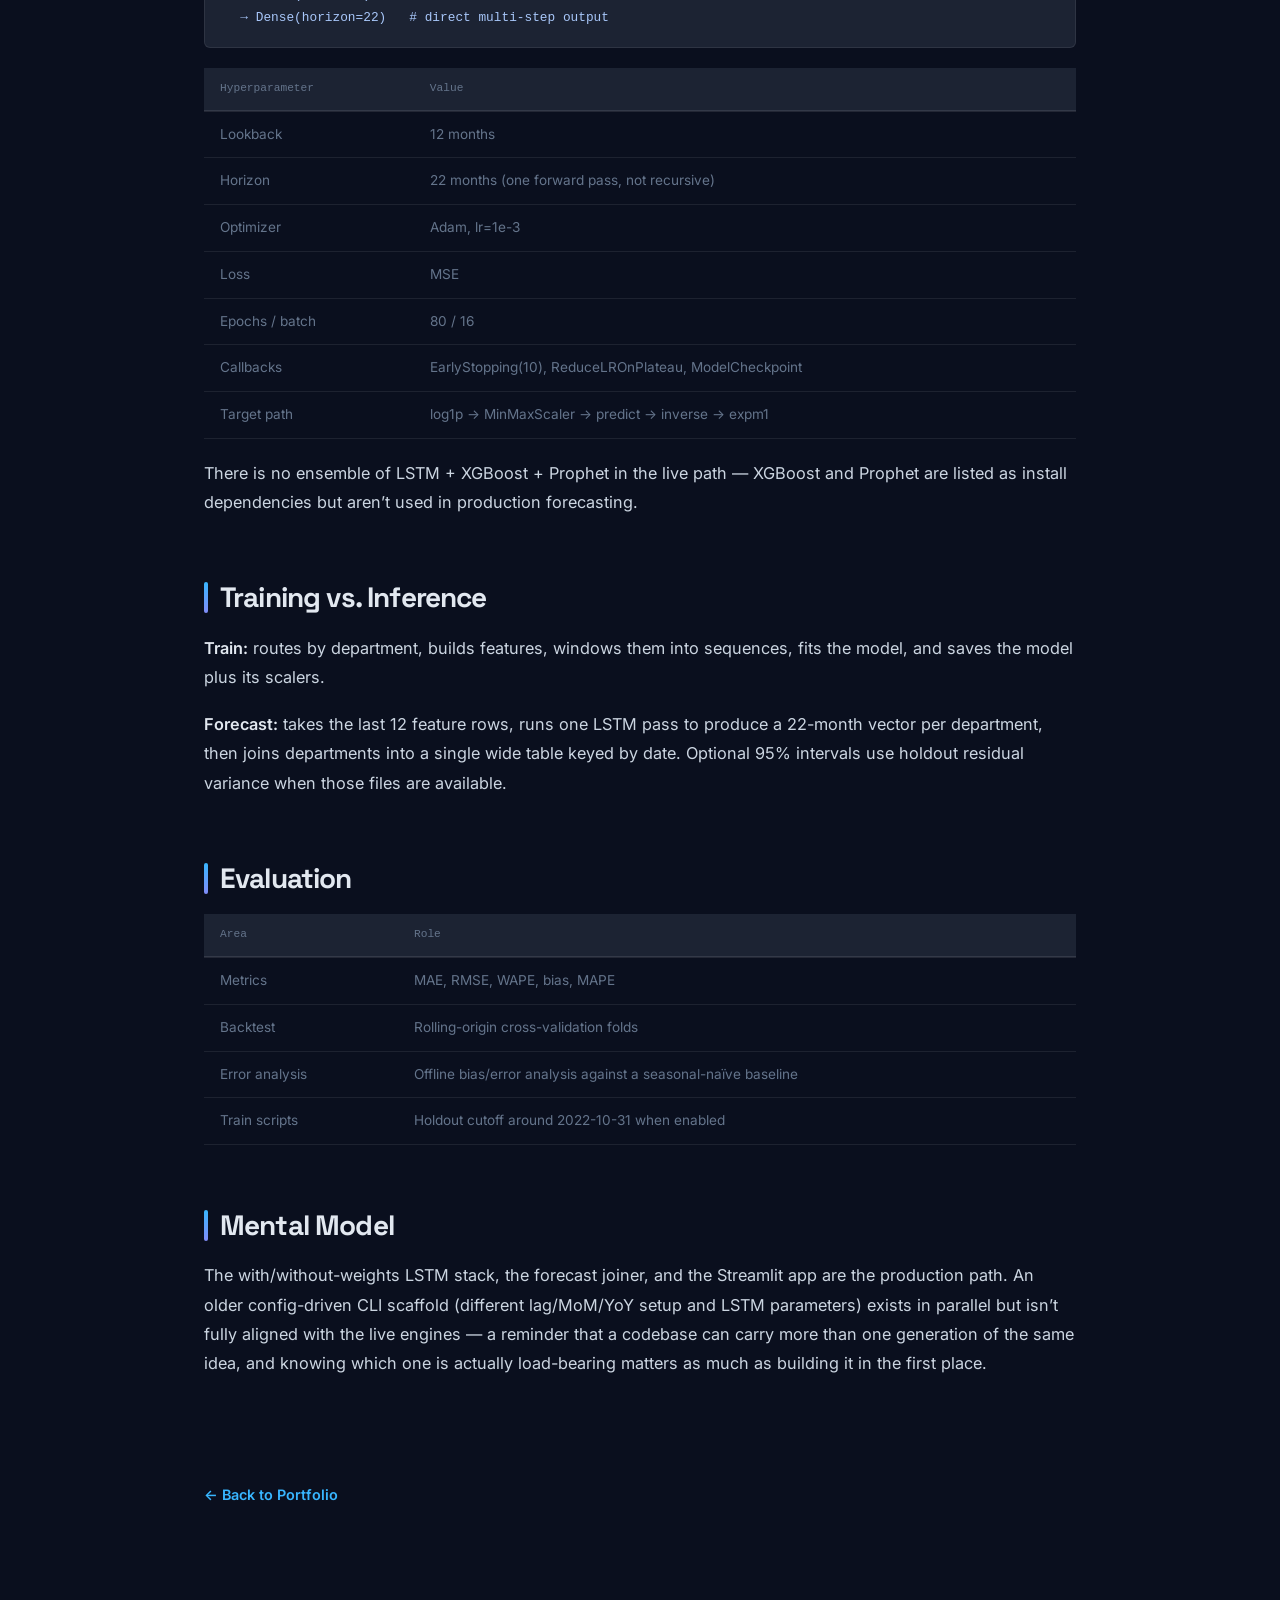
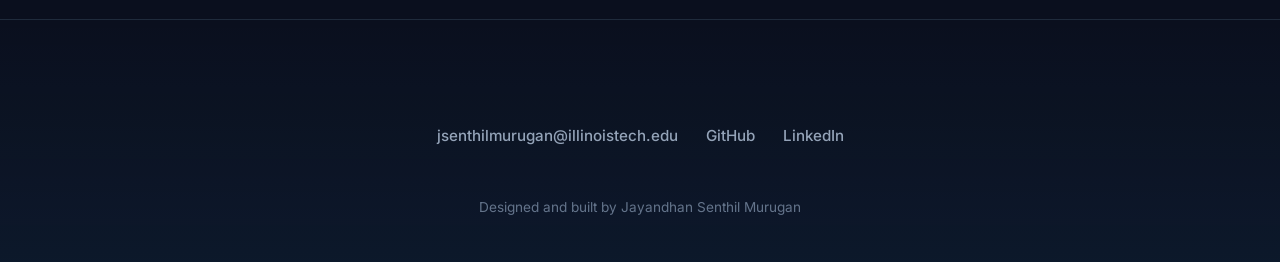
<file: projects/labelmark.html>
<!DOCTYPE html>
<html lang="en">
<head>
  <meta charset="UTF-8">
  <meta name="viewport" content="width=device-width, initial-scale=1.0">
  <title>LabelMark — Portfolio</title>
  <meta name="description" content="Per-department LSTM sales forecasting for American Labelmark Company, driven by freight and economic indicators.">

  <link rel="preconnect" href="https://fonts.googleapis.com">
  <link rel="preconnect" href="https://fonts.gstatic.com" crossorigin>
  <link
    href="https://fonts.googleapis.com/css2?family=Space+Grotesk:wght@400;500;600;700&family=Inter:wght@400;500;600;700&display=swap"
    rel="stylesheet"
  >

  <link rel="stylesheet" href="../assets/css/main.css">
  <link rel="stylesheet" href="../assets/css/project.css">
</head>
<body>
  <header class="nav">
    <div class="nav-inner">
      <a href="../index.html" class="nav-brand">JSM</a>
      <a href="../index.html#projects" class="back-link">&larr; All Projects</a>
    </div>
  </header>

  <main>
    <section class="project-hero">
      <div class="section-inner">
        <h1 class="project-title">Labelmaster Live Forecast</h1>
        <p class="project-context">American Labelmark Company</p>
        <div class="project-tags">
          <span class="pill">ML</span>
          <span class="pill">Time Series</span>
        </div>
      </div>
    </section>

    <section class="project-content">
      <div class="section-inner">
        <article class="project-section">
          <h2>Overview</h2>
          <p>
            This project forecasts monthly sales for 8 Labelmaster departments using per-department LSTMs,
            driven by freight/economic indicators and industry mix. Forecasts are generated live from
            model code and current data &mdash; there&rsquo;s no pre-generated forecast CSV sitting behind
            the app.
          </p>
          <p>
            <em>Note: this project is covered by an NDA with the client. The screenshots and details below
            show the modeling approach and the input workflow only &mdash; no forecast output or sales
            figures are shown.</em>
          </p>
        </article>

        <article class="project-section">
          <h2>Live Forecast App</h2>
          <p>A Streamlit front end runs the whole pipeline on demand: pick a month, year, and product line(s), and it forecasts straight from the current model and dataset.</p>
          <div class="image-row image-row-2">
            <figure class="project-figure">
              <img src="../assets/img/projects/labelmark/live-forecast.png" alt="Labelmaster Live Forecast app showing month, year, and product line selectors with a Predict Sales button">
              <figcaption>Live Forecast &mdash; request a one-month prediction</figcaption>
            </figure>
            <figure class="project-figure">
              <img src="../assets/img/projects/labelmark/model-retraining.png" alt="Model retraining panel for uploading an updated dataset and refitting the department LSTM">
              <figcaption>Model Retraining &mdash; refit on an updated dataset</figcaption>
            </figure>
          </div>
        </article>

        <article class="project-section">
          <h2>End-to-End Flow</h2>
          <div class="code-block">Merged_Monthly_Industry.csv
        │
        ▼
  Preprocess (dept feature list, date cut, impute)
        │
        ▼
  Feature eng (log target, seasonality, rolls, best FTR lags;
               optional industry weights)
        │
        ├──── train ──► LSTM(64→32→Dense→22) + scalers
        │
        └──── forecast ► last 12 months → 22-step vector
                              │
                              ▼
                    wide CSV / Streamlit UI</div>
        </article>

        <article class="project-section">
          <h2>Data Preparation</h2>
          <p>
            Source: <code>data/raw/Merged_Monthly_Industry.csv</code> &mdash; monthly sales by department
            plus freight corridors, Cass/TCI/ICI indexes, trailer metrics, employment/income, and industry
            mix columns. Two parallel preprocessing paths handle departments with and without industry
            weighting:
          </p>
          <table class="model-table">
            <thead>
              <tr>
                <th>Path</th>
                <th>Modules</th>
              </tr>
            </thead>
            <tbody>
              <tr>
                <td>with_weights</td>
                <td><code>preprocessing_with_weights.py</code> + industry columns</td>
              </tr>
              <tr>
                <td>without_weights</td>
                <td><code>preprocessing_without_weights.py</code></td>
              </tr>
            </tbody>
          </table>
          <p>Shared steps:</p>
          <ul>
            <li>Load CSV, clean &ldquo;Average of &rdquo; prefixes, parse dates</li>
            <li>Filter to the ~2003-01 &rarr; 2025-05 window</li>
            <li>Keep department-specific feature lists</li>
            <li>Drop zero/NaN targets; impute (0 for some columns, forward/backward-fill for the rest)</li>
          </ul>
        </article>

        <article class="project-section">
          <h2>Feature Engineering</h2>
          <p>Main entry point: <code>prepare_lstm_ftr_features(...)</code>.</p>
          <table class="model-table">
            <thead>
              <tr>
                <th>Step</th>
                <th>What It Does</th>
              </tr>
            </thead>
            <tbody>
              <tr>
                <td>Target transform</td>
                <td><code>y_model = log1p(sales)</code></td>
              </tr>
              <tr>
                <td>Calendar</td>
                <td><code>sin_month</code> / <code>cos_month</code></td>
              </tr>
              <tr>
                <td>Autoregressive</td>
                <td><code>lag_12</code>, <code>roll_3</code>, <code>roll_6</code>, trend index</td>
              </tr>
              <tr>
                <td>Freight lags (most depts)</td>
                <td>Lags 1&ndash;3 on freight indicators; keep the best lag by correlation with the log target</td>
              </tr>
              <tr>
                <td>Industry-growth-only depts</td>
                <td>No freight lags &mdash; industry growth path only</td>
              </tr>
              <tr>
                <td>Scaling</td>
                <td>StandardScaler on features</td>
              </tr>
              <tr>
                <td>with_weights only</td>
                <td>Multiply industry columns by department weights</td>
              </tr>
            </tbody>
          </table>
          <p>Departments route to one of the two preprocessing/feature paths above depending on whether industry weighting applies to that department.</p>
        </article>

        <article class="project-section">
          <h2>LSTM Model Architecture</h2>
          <p>One Keras model per department (and per weighting variant):</p>
          <div class="code-block">Input(lookback=12, n_features)
  → LSTM(64, return_sequences=True)
  → Dropout(0.2)
  → LSTM(32)
  → Dropout(0.2)
  → Dense(32, relu)
  → Dense(horizon=22)   # direct multi-step output</div>
          <table class="model-table">
            <thead>
              <tr>
                <th>Hyperparameter</th>
                <th>Value</th>
              </tr>
            </thead>
            <tbody>
              <tr>
                <td>Lookback</td>
                <td>12 months</td>
              </tr>
              <tr>
                <td>Horizon</td>
                <td>22 months (one forward pass, not recursive)</td>
              </tr>
              <tr>
                <td>Optimizer</td>
                <td>Adam, lr=1e-3</td>
              </tr>
              <tr>
                <td>Loss</td>
                <td>MSE</td>
              </tr>
              <tr>
                <td>Epochs / batch</td>
                <td>80 / 16</td>
              </tr>
              <tr>
                <td>Callbacks</td>
                <td>EarlyStopping(10), ReduceLROnPlateau, ModelCheckpoint</td>
              </tr>
              <tr>
                <td>Target path</td>
                <td>log1p &rarr; MinMaxScaler &rarr; predict &rarr; inverse &rarr; expm1</td>
              </tr>
            </tbody>
          </table>
          <p>
            There is no ensemble of LSTM + XGBoost + Prophet in the live path &mdash; XGBoost and Prophet
            are listed as install dependencies but aren&rsquo;t used in production forecasting.
          </p>
        </article>

        <article class="project-section">
          <h2>Training vs. Inference</h2>
          <p>
            <strong>Train:</strong> routes by department, builds features, windows them into sequences,
            fits the model, and saves the model plus its scalers.
          </p>
          <p>
            <strong>Forecast:</strong> takes the last 12 feature rows, runs one LSTM pass to produce a
            22-month vector per department, then joins departments into a single wide table keyed by date.
            Optional 95% intervals use holdout residual variance when those files are available.
          </p>
        </article>

        <article class="project-section">
          <h2>Evaluation</h2>
          <table class="model-table">
            <thead>
              <tr>
                <th>Area</th>
                <th>Role</th>
              </tr>
            </thead>
            <tbody>
              <tr>
                <td>Metrics</td>
                <td>MAE, RMSE, WAPE, bias, MAPE</td>
              </tr>
              <tr>
                <td>Backtest</td>
                <td>Rolling-origin cross-validation folds</td>
              </tr>
              <tr>
                <td>Error analysis</td>
                <td>Offline bias/error analysis against a seasonal-na&iuml;ve baseline</td>
              </tr>
              <tr>
                <td>Train scripts</td>
                <td>Holdout cutoff around 2022-10-31 when enabled</td>
              </tr>
            </tbody>
          </table>
        </article>

        <article class="project-section">
          <h2>Mental Model</h2>
          <p>
            The with/without-weights LSTM stack, the forecast joiner, and the Streamlit app are the
            production path. An older config-driven CLI scaffold (different lag/MoM/YoY setup and LSTM
            parameters) exists in parallel but isn&rsquo;t fully aligned with the live engines &mdash; a
            reminder that a codebase can carry more than one generation of the same idea, and knowing which
            one is actually load-bearing matters as much as building it in the first place.
          </p>
        </article>

        <a href="../index.html#projects" class="back-link project-back">&larr; Back to Portfolio</a>
      </div>
    </section>
  </main>

  <footer id="contact" class="contact">
    <div class="section-inner contact-inner">
      <div class="contact-links">
        <a href="mailto:jsenthilmurugan@illinoistech.edu" class="contact-link">jsenthilmurugan@illinoistech.edu</a>
        <a href="https://github.com/jayandhan99" class="contact-link" target="_blank" rel="noopener noreferrer">GitHub</a>
        <a href="https://www.linkedin.com/in/jayandhan-senthil-murugan/" class="contact-link" target="_blank" rel="noopener noreferrer">LinkedIn</a>
      </div>
      <p class="contact-credit">Designed and built by Jayandhan Senthil Murugan</p>
    </div>
  </footer>

  <script src="../assets/js/main.js" defer></script>
</body>
</html>
</file>
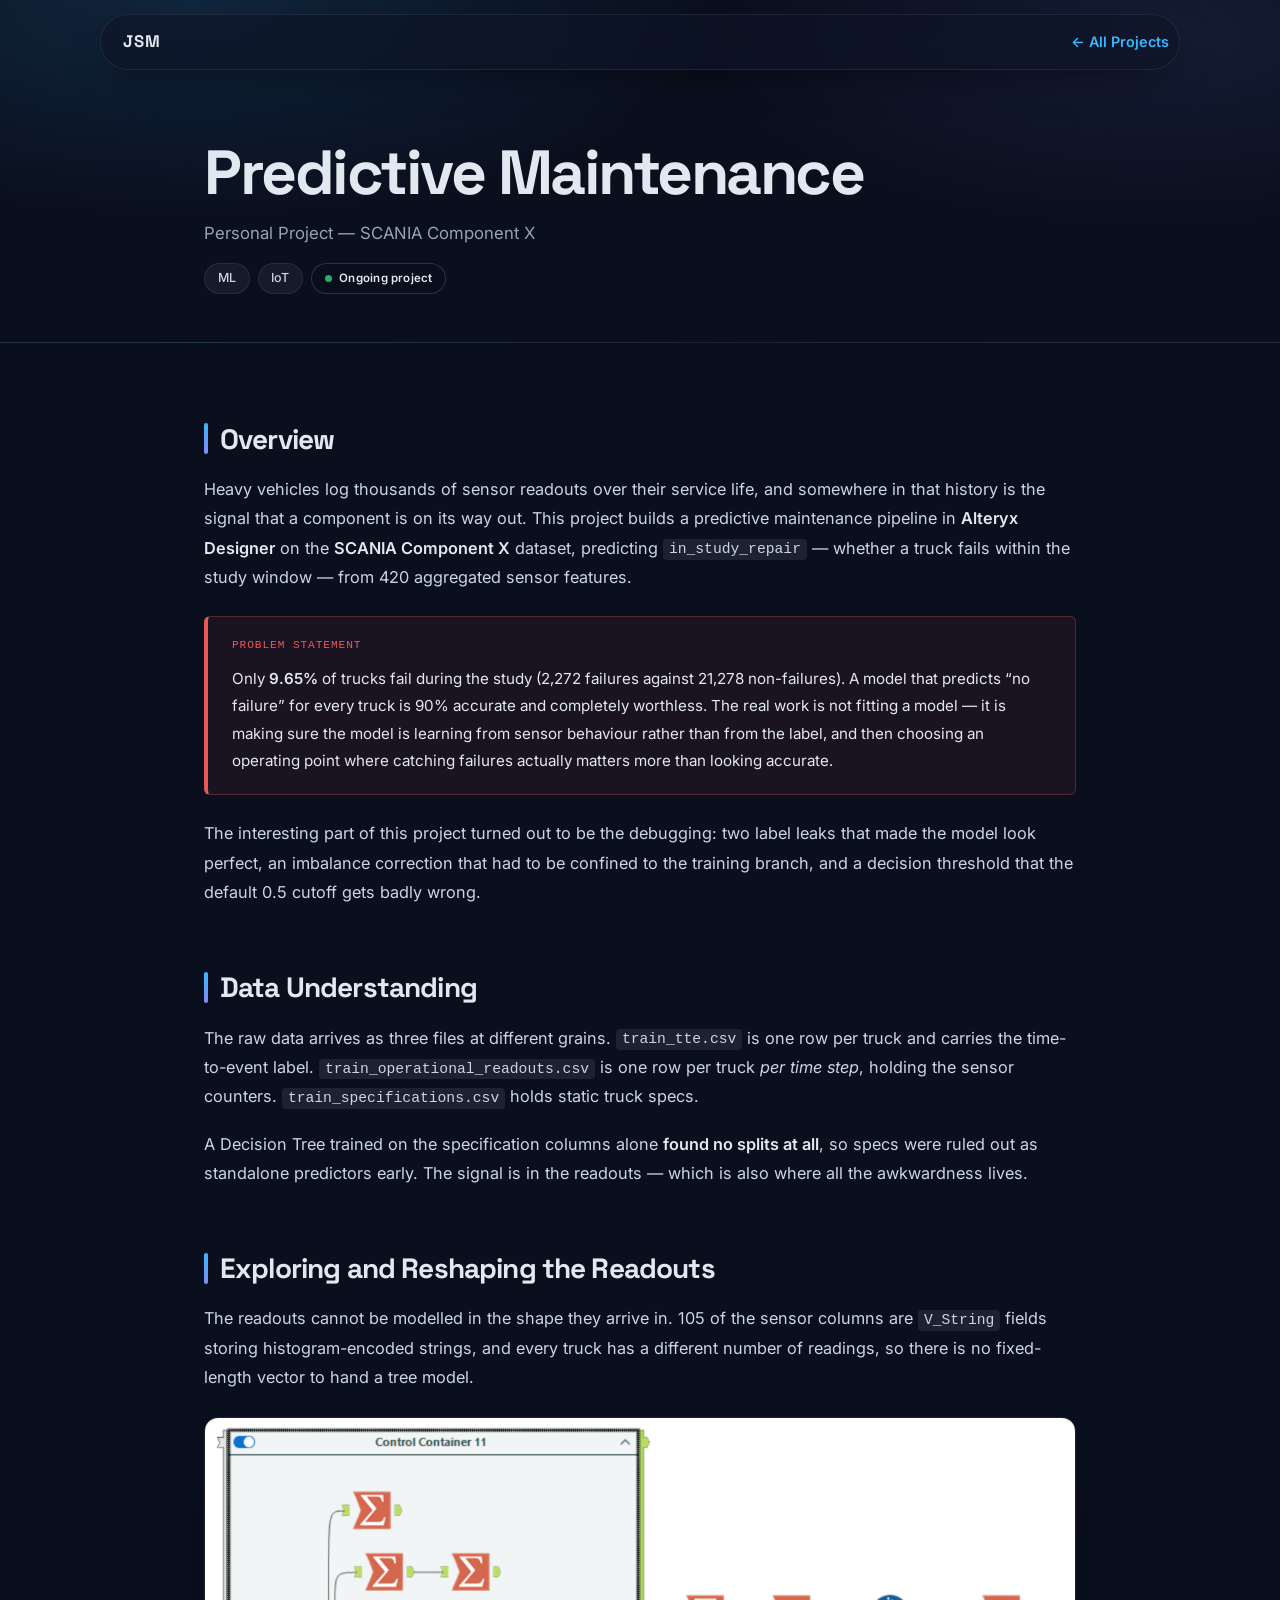
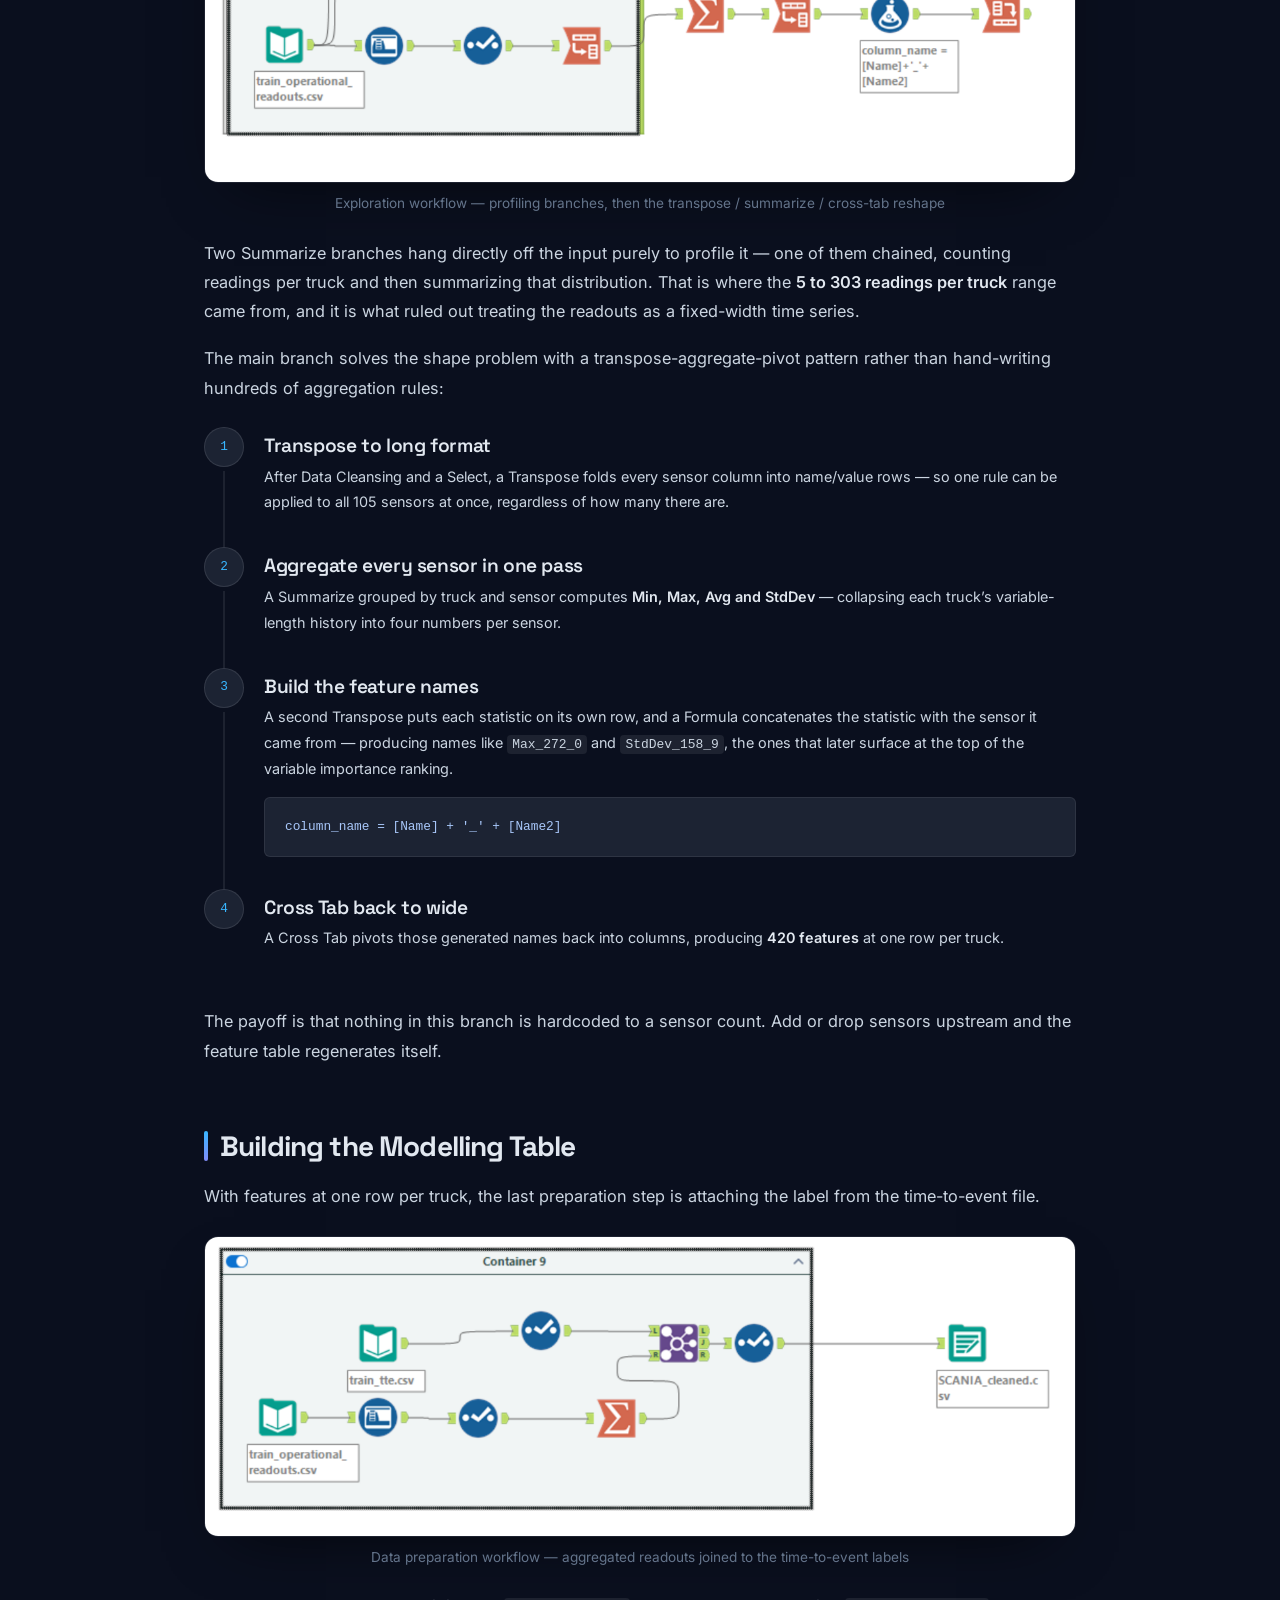
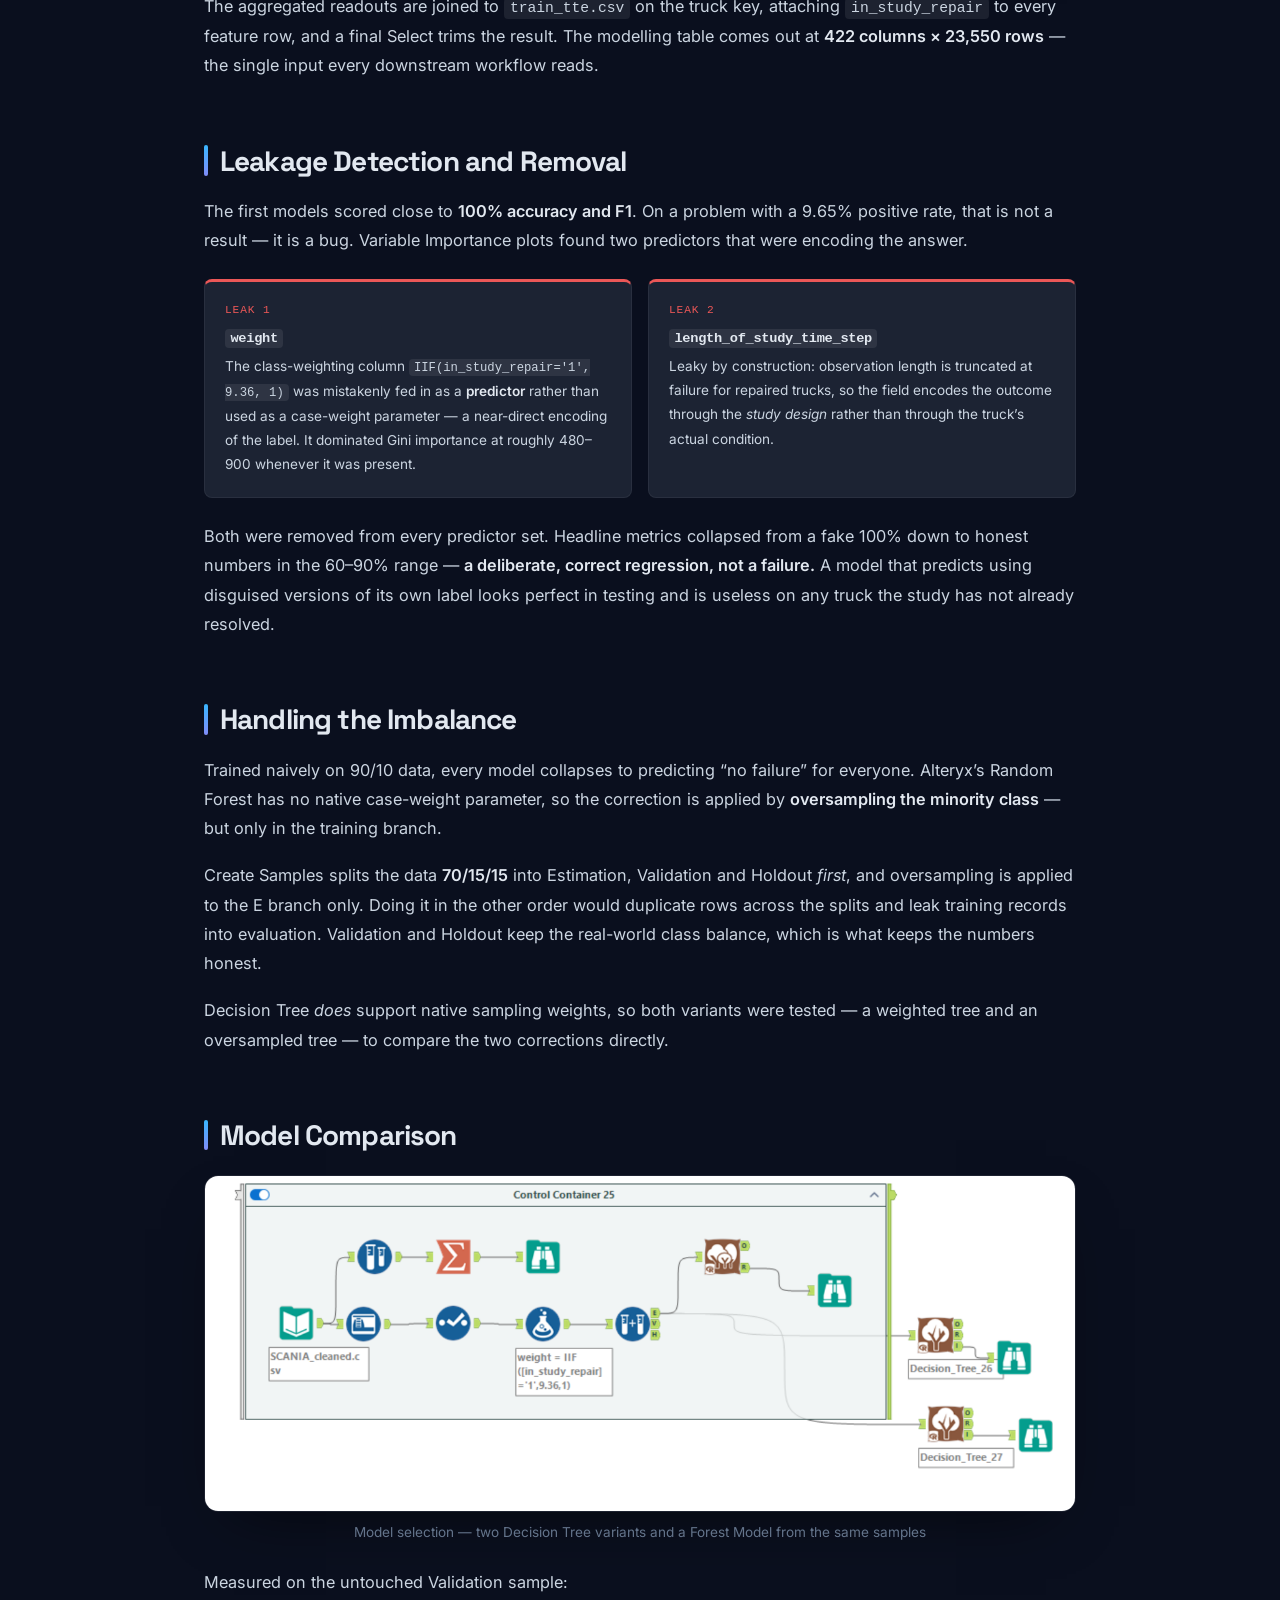
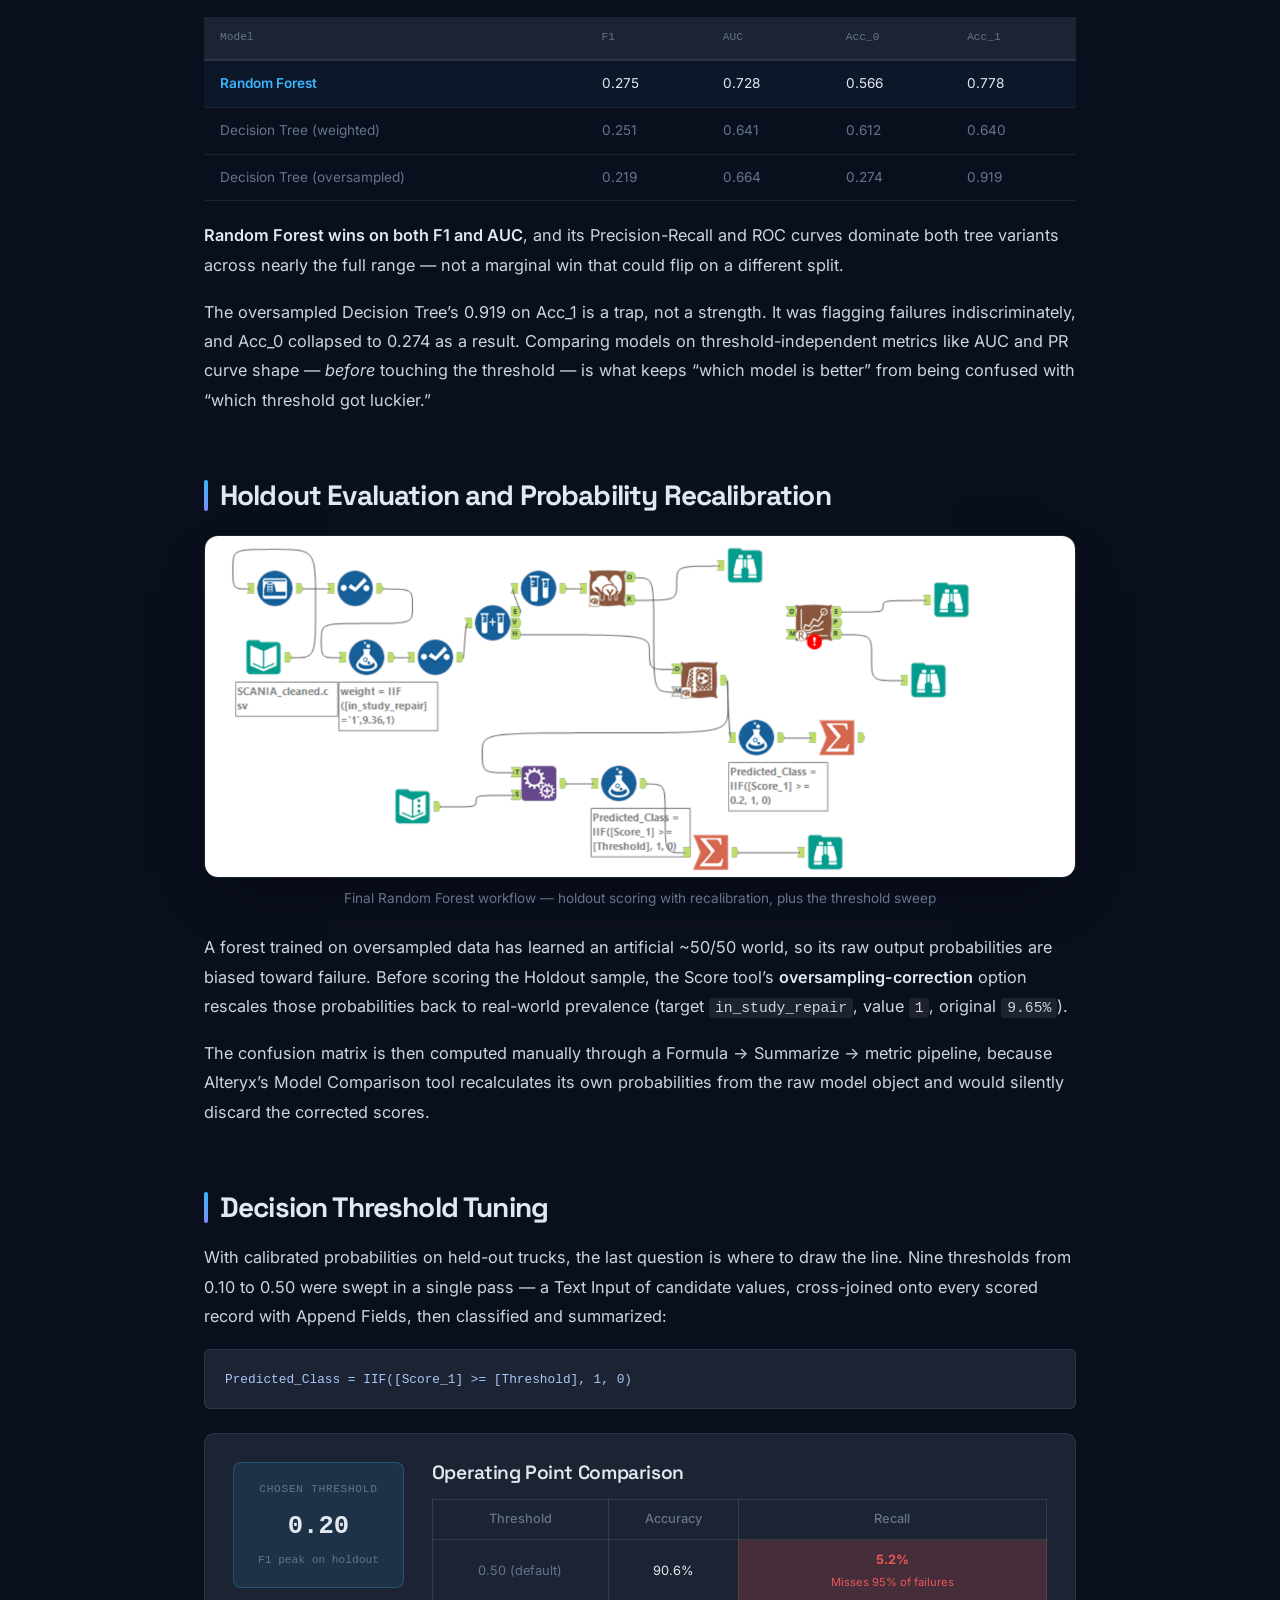
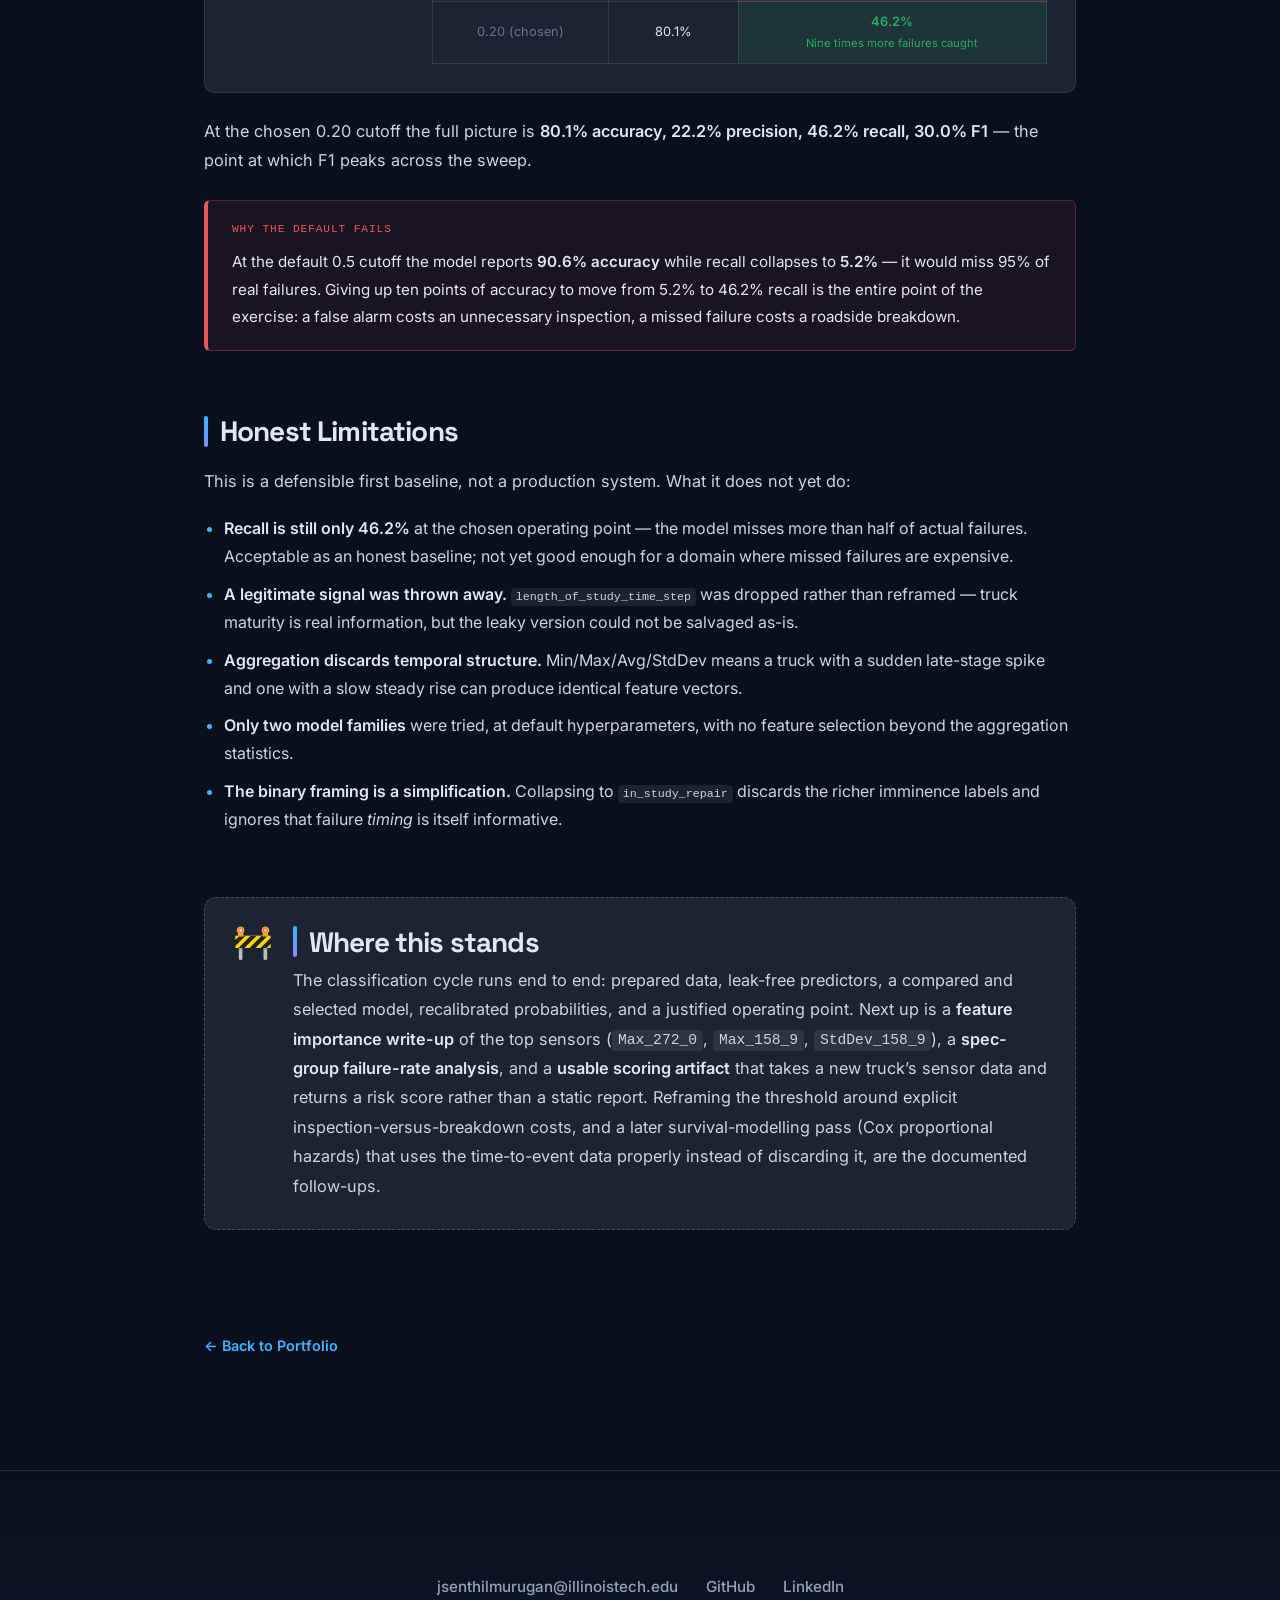
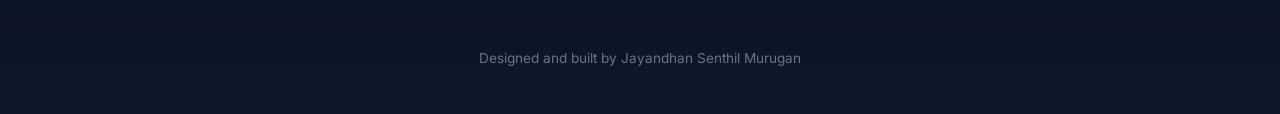
<file: projects/predictive_maintenance.html>
<!DOCTYPE html>
<html lang="en">
<head>
  <meta charset="UTF-8">
  <meta name="viewport" content="width=device-width, initial-scale=1.0">
  <title>Predictive Maintenance — Portfolio</title>
  <meta name="description" content="Predicting truck component failure on the SCANIA Component X dataset in Alteryx — finding and removing two label leaks, handling a 9.65% positive rate, and tuning the decision threshold.">

  <link rel="preconnect" href="https://fonts.googleapis.com">
  <link rel="preconnect" href="https://fonts.gstatic.com" crossorigin>
  <link
    href="https://fonts.googleapis.com/css2?family=Space+Grotesk:wght@400;500;600;700&family=Inter:wght@400;500;600;700&display=swap"
    rel="stylesheet"
  >

  <link rel="stylesheet" href="../assets/css/main.css">
  <link rel="stylesheet" href="../assets/css/project.css">
</head>
<body>
  <header class="nav">
    <div class="nav-inner">
      <a href="../index.html" class="nav-brand">JSM</a>
      <a href="../index.html#projects" class="back-link">&larr; All Projects</a>
    </div>
  </header>

  <main>
    <section class="project-hero">
      <div class="section-inner">
        <h1 class="project-title">Predictive Maintenance</h1>
        <p class="project-context">Personal Project &mdash; SCANIA Component X</p>
        <div class="project-tags">
          <span class="pill">ML</span>
          <span class="pill">IoT</span>
          <span class="status-badge status-ongoing">Ongoing project</span>
        </div>
      </div>
    </section>

    <section class="project-content">
      <div class="section-inner">
        <article class="project-section">
          <h2>Overview</h2>
          <p>
            Heavy vehicles log thousands of sensor readouts over their service life, and somewhere in that
            history is the signal that a component is on its way out. This project builds a predictive
            maintenance pipeline in <strong>Alteryx Designer</strong> on the <strong>SCANIA Component X</strong>
            dataset, predicting <code>in_study_repair</code> &mdash; whether a truck fails within the study
            window &mdash; from 420 aggregated sensor features.
          </p>
          <div class="callout-box">
            <div class="callout-label">PROBLEM STATEMENT</div>
            <p>
              Only <strong>9.65%</strong> of trucks fail during the study (2,272 failures against 21,278
              non-failures). A model that predicts &ldquo;no failure&rdquo; for every truck is 90% accurate
              and completely worthless. The real work is not fitting a model &mdash; it is making sure the
              model is learning from sensor behaviour rather than from the label, and then choosing an
              operating point where catching failures actually matters more than looking accurate.
            </p>
          </div>
          <p>
            The interesting part of this project turned out to be the debugging: two label leaks that made
            the model look perfect, an imbalance correction that had to be confined to the training branch,
            and a decision threshold that the default 0.5 cutoff gets badly wrong.
          </p>
        </article>

        <article class="project-section">
          <h2>Data Understanding</h2>
          <p>
            The raw data arrives as three files at different grains. <code>train_tte.csv</code> is one row per
            truck and carries the time-to-event label. <code>train_operational_readouts.csv</code> is one row
            per truck <em>per time step</em>, holding the sensor counters.
            <code>train_specifications.csv</code> holds static truck specs.
          </p>
          <p>
            A Decision Tree trained on the specification columns alone <strong>found no splits at all</strong>,
            so specs were ruled out as standalone predictors early. The signal is in the readouts &mdash;
            which is also where all the awkwardness lives.
          </p>
        </article>

        <article class="project-section">
          <h2>Exploring and Reshaping the Readouts</h2>
          <p>
            The readouts cannot be modelled in the shape they arrive in. 105 of the sensor columns are
            <code>V_String</code> fields storing histogram-encoded strings, and every truck has a different
            number of readings, so there is no fixed-length vector to hand a tree model.
          </p>
          <figure class="project-figure">
            <img src="../assets/img/projects/predictive_maintenance/alteryx-operational-explore.png" alt="Alteryx exploration workflow profiling the operational readouts, then transposing, summarizing and cross-tabbing them into wide per-truck features">
            <figcaption>Exploration workflow &mdash; profiling branches, then the transpose / summarize / cross-tab reshape</figcaption>
          </figure>
          <p>
            Two Summarize branches hang directly off the input purely to profile it &mdash; one of them
            chained, counting readings per truck and then summarizing that distribution. That is where the
            <strong>5 to 303 readings per truck</strong> range came from, and it is what ruled out treating
            the readouts as a fixed-width time series.
          </p>
          <p>
            The main branch solves the shape problem with a transpose-aggregate-pivot pattern rather than
            hand-writing hundreds of aggregation rules:
          </p>
          <div class="pipeline">
            <div class="step">
              <div class="step-num">1</div>
              <div class="step-body">
                <h3>Transpose to long format</h3>
                <p>After Data Cleansing and a Select, a Transpose folds every sensor column into name/value rows &mdash; so one rule can be applied to all 105 sensors at once, regardless of how many there are.</p>
              </div>
            </div>
            <div class="step">
              <div class="step-num">2</div>
              <div class="step-body">
                <h3>Aggregate every sensor in one pass</h3>
                <p>A Summarize grouped by truck and sensor computes <strong>Min, Max, Avg and StdDev</strong> &mdash; collapsing each truck&rsquo;s variable-length history into four numbers per sensor.</p>
              </div>
            </div>
            <div class="step">
              <div class="step-num">3</div>
              <div class="step-body">
                <h3>Build the feature names</h3>
                <p>A second Transpose puts each statistic on its own row, and a Formula concatenates the statistic with the sensor it came from &mdash; producing names like <code>Max_272_0</code> and <code>StdDev_158_9</code>, the ones that later surface at the top of the variable importance ranking.</p>
                <div class="code-block">column_name = [Name] + '_' + [Name2]</div>
              </div>
            </div>
            <div class="step">
              <div class="step-num">4</div>
              <div class="step-body">
                <h3>Cross Tab back to wide</h3>
                <p>A Cross Tab pivots those generated names back into columns, producing <strong>420 features</strong> at one row per truck.</p>
              </div>
            </div>
          </div>
          <p>
            The payoff is that nothing in this branch is hardcoded to a sensor count. Add or drop sensors
            upstream and the feature table regenerates itself.
          </p>
        </article>

        <article class="project-section">
          <h2>Building the Modelling Table</h2>
          <p>
            With features at one row per truck, the last preparation step is attaching the label from the
            time-to-event file.
          </p>
          <figure class="project-figure">
            <img src="../assets/img/projects/predictive_maintenance/alteryx-data-prep.png" alt="Alteryx workflow joining train_tte.csv with the aggregated operational readouts and writing the cleaned modelling table">
            <figcaption>Data preparation workflow &mdash; aggregated readouts joined to the time-to-event labels</figcaption>
          </figure>
          <p>
            The aggregated readouts are joined to <code>train_tte.csv</code> on the truck key, attaching
            <code>in_study_repair</code> to every feature row, and a final Select trims the result. The
            modelling table comes out at <strong>422 columns &times; 23,550 rows</strong> &mdash; the single
            input every downstream workflow reads.
          </p>
        </article>

        <article class="project-section">
          <h2>Leakage Detection and Removal</h2>
          <p>
            The first models scored close to <strong>100% accuracy and F1</strong>. On a problem with a 9.65%
            positive rate, that is not a result &mdash; it is a bug. Variable Importance plots found two
            predictors that were encoding the answer.
          </p>
          <div class="cost-grid">
            <div class="cost-card bad">
              <div class="verdict">LEAK 1</div>
              <h3><code>weight</code></h3>
              <p>The class-weighting column <code>IIF(in_study_repair='1', 9.36, 1)</code> was mistakenly fed in as a <strong>predictor</strong> rather than used as a case-weight parameter &mdash; a near-direct encoding of the label. It dominated Gini importance at roughly 480&ndash;900 whenever it was present.</p>
            </div>
            <div class="cost-card bad">
              <div class="verdict">LEAK 2</div>
              <h3><code>length_of_study_time_step</code></h3>
              <p>Leaky by construction: observation length is truncated at failure for repaired trucks, so the field encodes the outcome through the <em>study design</em> rather than through the truck&rsquo;s actual condition.</p>
            </div>
          </div>
          <p>
            Both were removed from every predictor set. Headline metrics collapsed from a fake 100% down to
            honest numbers in the 60&ndash;90% range &mdash; <strong>a deliberate, correct regression, not a
            failure.</strong> A model that predicts using disguised versions of its own label looks perfect
            in testing and is useless on any truck the study has not already resolved.
          </p>
        </article>

        <article class="project-section">
          <h2>Handling the Imbalance</h2>
          <p>
            Trained naively on 90/10 data, every model collapses to predicting &ldquo;no failure&rdquo; for
            everyone. Alteryx&rsquo;s Random Forest has no native case-weight parameter, so the correction is
            applied by <strong>oversampling the minority class</strong> &mdash; but only in the training
            branch.
          </p>
          <p>
            Create Samples splits the data <strong>70/15/15</strong> into Estimation, Validation and Holdout
            <em>first</em>, and oversampling is applied to the E branch only. Doing it in the other order
            would duplicate rows across the splits and leak training records into evaluation. Validation and
            Holdout keep the real-world class balance, which is what keeps the numbers honest.
          </p>
          <p>
            Decision Tree <em>does</em> support native sampling weights, so both variants were tested &mdash;
            a weighted tree and an oversampled tree &mdash; to compare the two corrections directly.
          </p>
        </article>

        <article class="project-section">
          <h2>Model Comparison</h2>
          <figure class="project-figure">
            <img src="../assets/img/projects/predictive_maintenance/alteryx-model-selection.png" alt="Alteryx workflow profiling the modelling table, sampling, and training two Decision Tree variants alongside a Forest Model">
            <figcaption>Model selection &mdash; two Decision Tree variants and a Forest Model from the same samples</figcaption>
          </figure>
          <p>Measured on the untouched Validation sample:</p>
          <div class="table-scroll">
          <table class="model-table">
            <thead>
              <tr>
                <th>Model</th>
                <th>F1</th>
                <th>AUC</th>
                <th>Acc_0</th>
                <th>Acc_1</th>
              </tr>
            </thead>
            <tbody>
              <tr class="best">
                <td>Random Forest</td>
                <td>0.275</td>
                <td>0.728</td>
                <td>0.566</td>
                <td>0.778</td>
              </tr>
              <tr>
                <td>Decision Tree (weighted)</td>
                <td>0.251</td>
                <td>0.641</td>
                <td>0.612</td>
                <td>0.640</td>
              </tr>
              <tr>
                <td>Decision Tree (oversampled)</td>
                <td>0.219</td>
                <td>0.664</td>
                <td>0.274</td>
                <td>0.919</td>
              </tr>
            </tbody>
          </table>
          </div>
          <p>
            <strong>Random Forest wins on both F1 and AUC</strong>, and its Precision-Recall and ROC curves
            dominate both tree variants across nearly the full range &mdash; not a marginal win that could
            flip on a different split.
          </p>
          <p>
            The oversampled Decision Tree&rsquo;s 0.919 on Acc_1 is a trap, not a strength. It was flagging
            failures indiscriminately, and Acc_0 collapsed to 0.274 as a result. Comparing models on
            threshold-independent metrics like AUC and PR curve shape &mdash; <em>before</em> touching the
            threshold &mdash; is what keeps &ldquo;which model is better&rdquo; from being confused with
            &ldquo;which threshold got luckier.&rdquo;
          </p>
        </article>

        <article class="project-section">
          <h2>Holdout Evaluation and Probability Recalibration</h2>
          <figure class="project-figure">
            <img src="../assets/img/projects/predictive_maintenance/alteryx-random-forest.png" alt="Alteryx workflow training the Forest Model, scoring the holdout sample with oversampling correction, and sweeping the classification threshold">
            <figcaption>Final Random Forest workflow &mdash; holdout scoring with recalibration, plus the threshold sweep</figcaption>
          </figure>
          <p>
            A forest trained on oversampled data has learned an artificial ~50/50 world, so its raw output
            probabilities are biased toward failure. Before scoring the Holdout sample, the Score tool&rsquo;s
            <strong>oversampling-correction</strong> option rescales those probabilities back to real-world
            prevalence (target <code>in_study_repair</code>, value <code>1</code>, original
            <code>9.65%</code>).
          </p>
          <p>
            The confusion matrix is then computed manually through a Formula &rarr; Summarize &rarr; metric
            pipeline, because Alteryx&rsquo;s Model Comparison tool recalculates its own probabilities from
            the raw model object and would silently discard the corrected scores.
          </p>
        </article>

        <article class="project-section">
          <h2>Decision Threshold Tuning</h2>
          <p>
            With calibrated probabilities on held-out trucks, the last question is where to draw the line.
            Nine thresholds from 0.10 to 0.50 were swept in a single pass &mdash; a Text Input of candidate
            values, cross-joined onto every scored record with Append Fields, then classified and summarized:
          </p>
          <div class="code-block">Predicted_Class = IIF([Score_1] &gt;= [Threshold], 1, 0)</div>

          <div class="metric-hero">
            <div class="metric-big">
              <div class="metric-label">CHOSEN THRESHOLD</div>
              <div class="metric-value">0.20</div>
              <div class="metric-sub">F1 peak on holdout</div>
            </div>
            <div class="metric-matrix">
              <h3>Operating Point Comparison</h3>
              <table class="matrix-table">
                <thead>
                  <tr>
                    <th>Threshold</th>
                    <th>Accuracy</th>
                    <th>Recall</th>
                  </tr>
                </thead>
                <tbody>
                  <tr>
                    <td class="row-label">0.50 (default)</td>
                    <td>90.6%</td>
                    <td class="fn">5.2%<span class="cell-note">Misses 95% of failures</span></td>
                  </tr>
                  <tr>
                    <td class="row-label">0.20 (chosen)</td>
                    <td>80.1%</td>
                    <td class="tp">46.2%<span class="cell-note">Nine times more failures caught</span></td>
                  </tr>
                </tbody>
              </table>
            </div>
          </div>
          <p>
            At the chosen 0.20 cutoff the full picture is <strong>80.1% accuracy, 22.2% precision, 46.2%
            recall, 30.0% F1</strong> &mdash; the point at which F1 peaks across the sweep.
          </p>

          <div class="callout-box">
            <div class="callout-label">WHY THE DEFAULT FAILS</div>
            <p>
              At the default 0.5 cutoff the model reports <strong>90.6% accuracy</strong> while recall
              collapses to <strong>5.2%</strong> &mdash; it would miss 95% of real failures. Giving up ten
              points of accuracy to move from 5.2% to 46.2% recall is the entire point of the exercise: a
              false alarm costs an unnecessary inspection, a missed failure costs a roadside breakdown.
            </p>
          </div>
        </article>

        <article class="project-section">
          <h2>Honest Limitations</h2>
          <p>
            This is a defensible first baseline, not a production system. What it does not yet do:
          </p>
          <ul>
            <li><strong>Recall is still only 46.2%</strong> at the chosen operating point &mdash; the model misses more than half of actual failures. Acceptable as an honest baseline; not yet good enough for a domain where missed failures are expensive.</li>
            <li><strong>A legitimate signal was thrown away.</strong> <code>length_of_study_time_step</code> was dropped rather than reframed &mdash; truck maturity is real information, but the leaky version could not be salvaged as-is.</li>
            <li><strong>Aggregation discards temporal structure.</strong> Min/Max/Avg/StdDev means a truck with a sudden late-stage spike and one with a slow steady rise can produce identical feature vectors.</li>
            <li><strong>Only two model families</strong> were tried, at default hyperparameters, with no feature selection beyond the aggregation statistics.</li>
            <li><strong>The binary framing is a simplification.</strong> Collapsing to <code>in_study_repair</code> discards the richer imminence labels and ignores that failure <em>timing</em> is itself informative.</li>
          </ul>
        </article>

        <article class="project-section">
          <div class="status-notice">
            <div class="status-notice-icon" aria-hidden="true">&#128679;</div>
            <div>
              <h2>Where this stands</h2>
              <p>
                The classification cycle runs end to end: prepared data, leak-free predictors, a compared and
                selected model, recalibrated probabilities, and a justified operating point. Next up is a
                <strong>feature importance write-up</strong> of the top sensors
                (<code>Max_272_0</code>, <code>Max_158_9</code>, <code>StdDev_158_9</code>), a
                <strong>spec-group failure-rate analysis</strong>, and a <strong>usable scoring
                artifact</strong> that takes a new truck&rsquo;s sensor data and returns a risk score rather
                than a static report. Reframing the threshold around explicit inspection-versus-breakdown
                costs, and a later survival-modelling pass (Cox proportional hazards) that uses the
                time-to-event data properly instead of discarding it, are the documented follow-ups.
              </p>
            </div>
          </div>
        </article>

        <a href="../index.html#projects" class="back-link project-back">&larr; Back to Portfolio</a>
      </div>
    </section>
  </main>

  <footer id="contact" class="contact">
    <div class="section-inner contact-inner">
      <div class="contact-links">
        <a href="mailto:jsenthilmurugan@illinoistech.edu" class="contact-link">jsenthilmurugan@illinoistech.edu</a>
        <a href="https://github.com/jayandhan99" class="contact-link" target="_blank" rel="noopener noreferrer">GitHub</a>
        <a href="https://www.linkedin.com/in/jayandhan-senthil-murugan/" class="contact-link" target="_blank" rel="noopener noreferrer">LinkedIn</a>
      </div>
      <p class="contact-credit">Designed and built by Jayandhan Senthil Murugan</p>
    </div>
  </footer>

  <script src="../assets/js/main.js" defer></script>
</body>
</html>
</file>
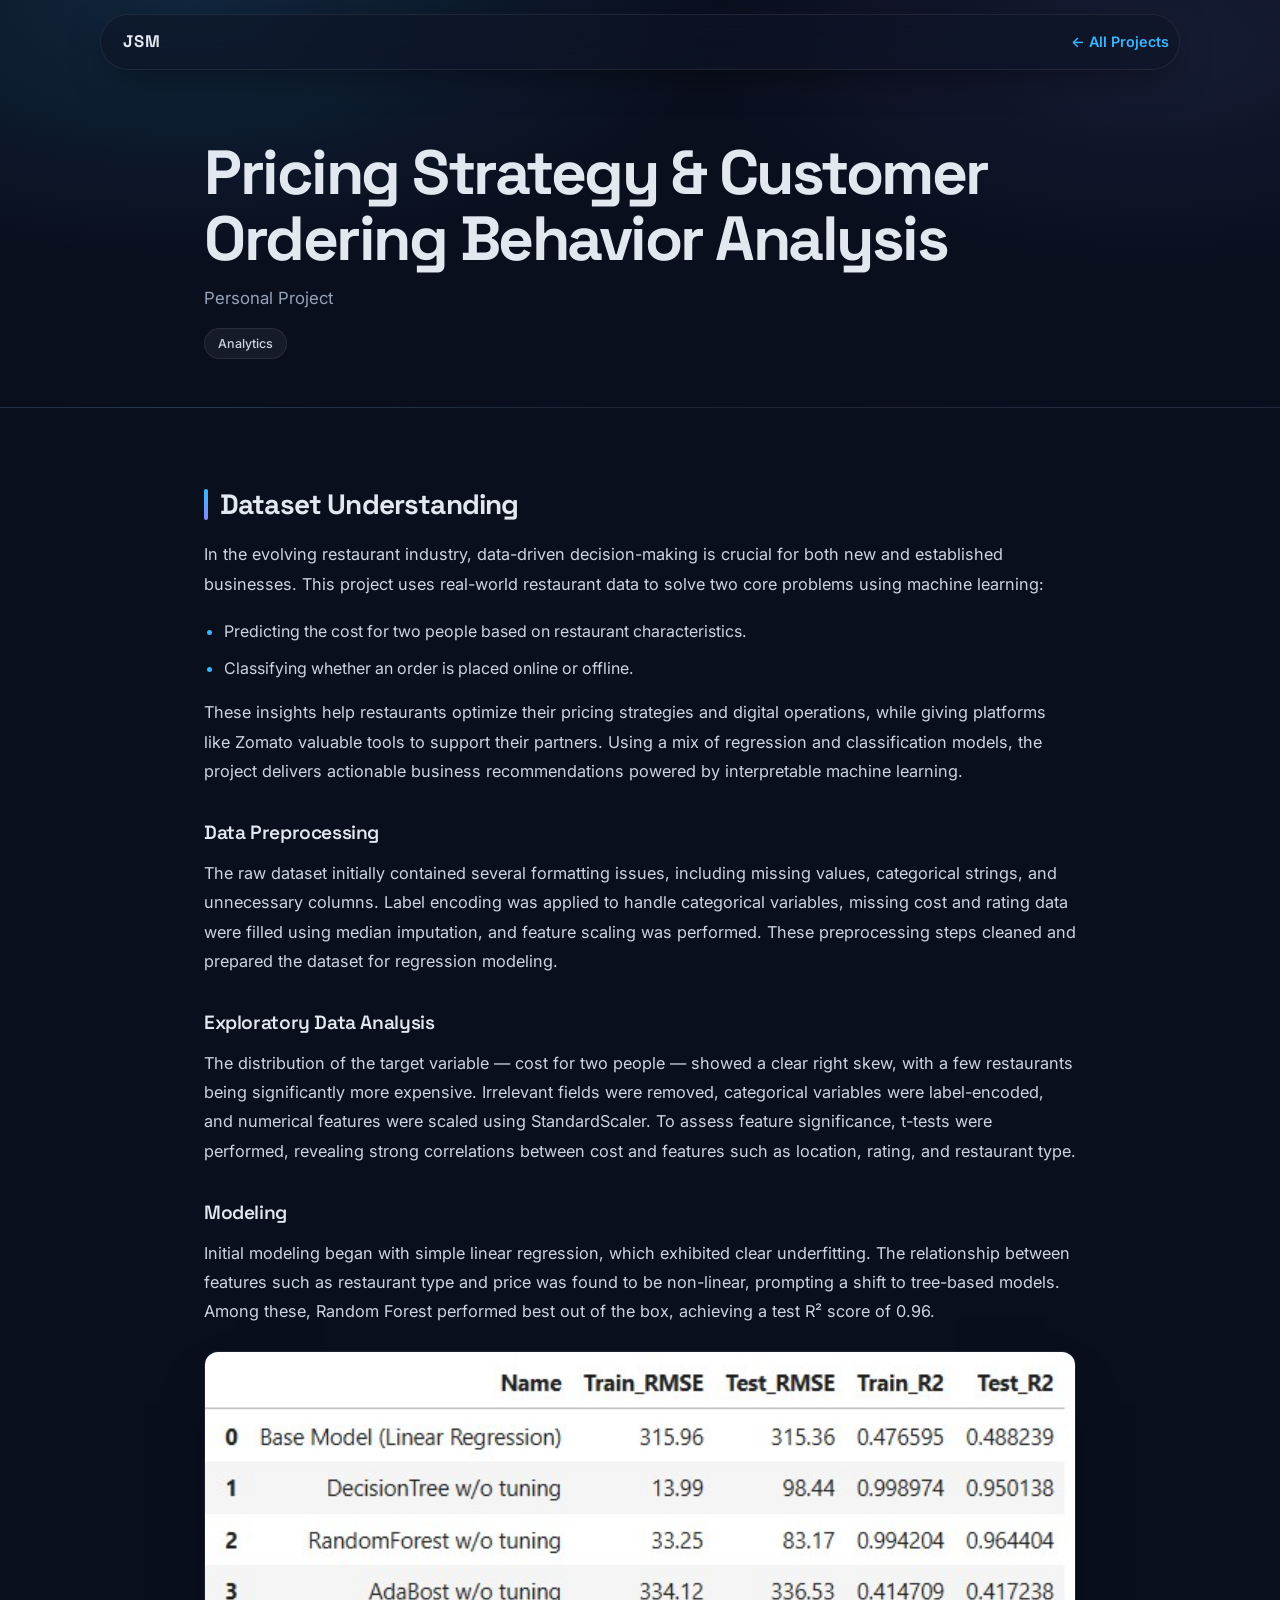
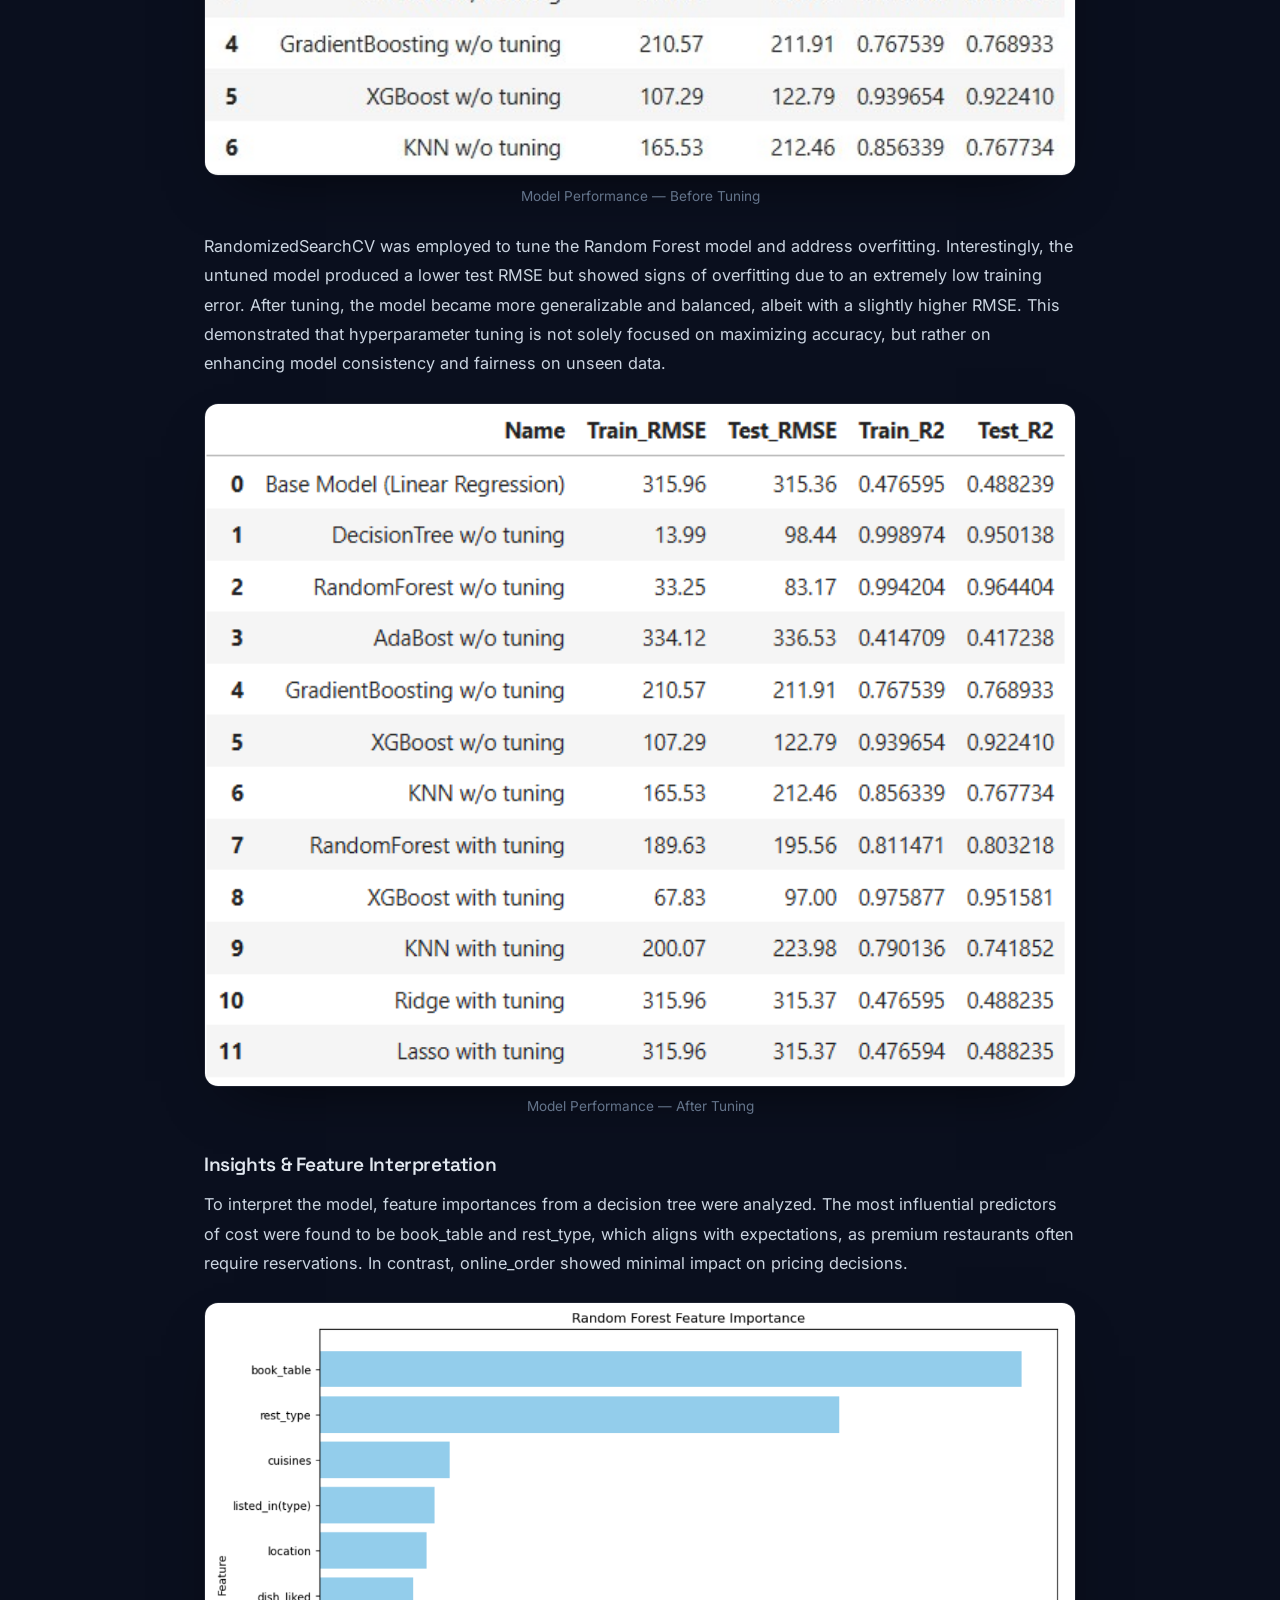
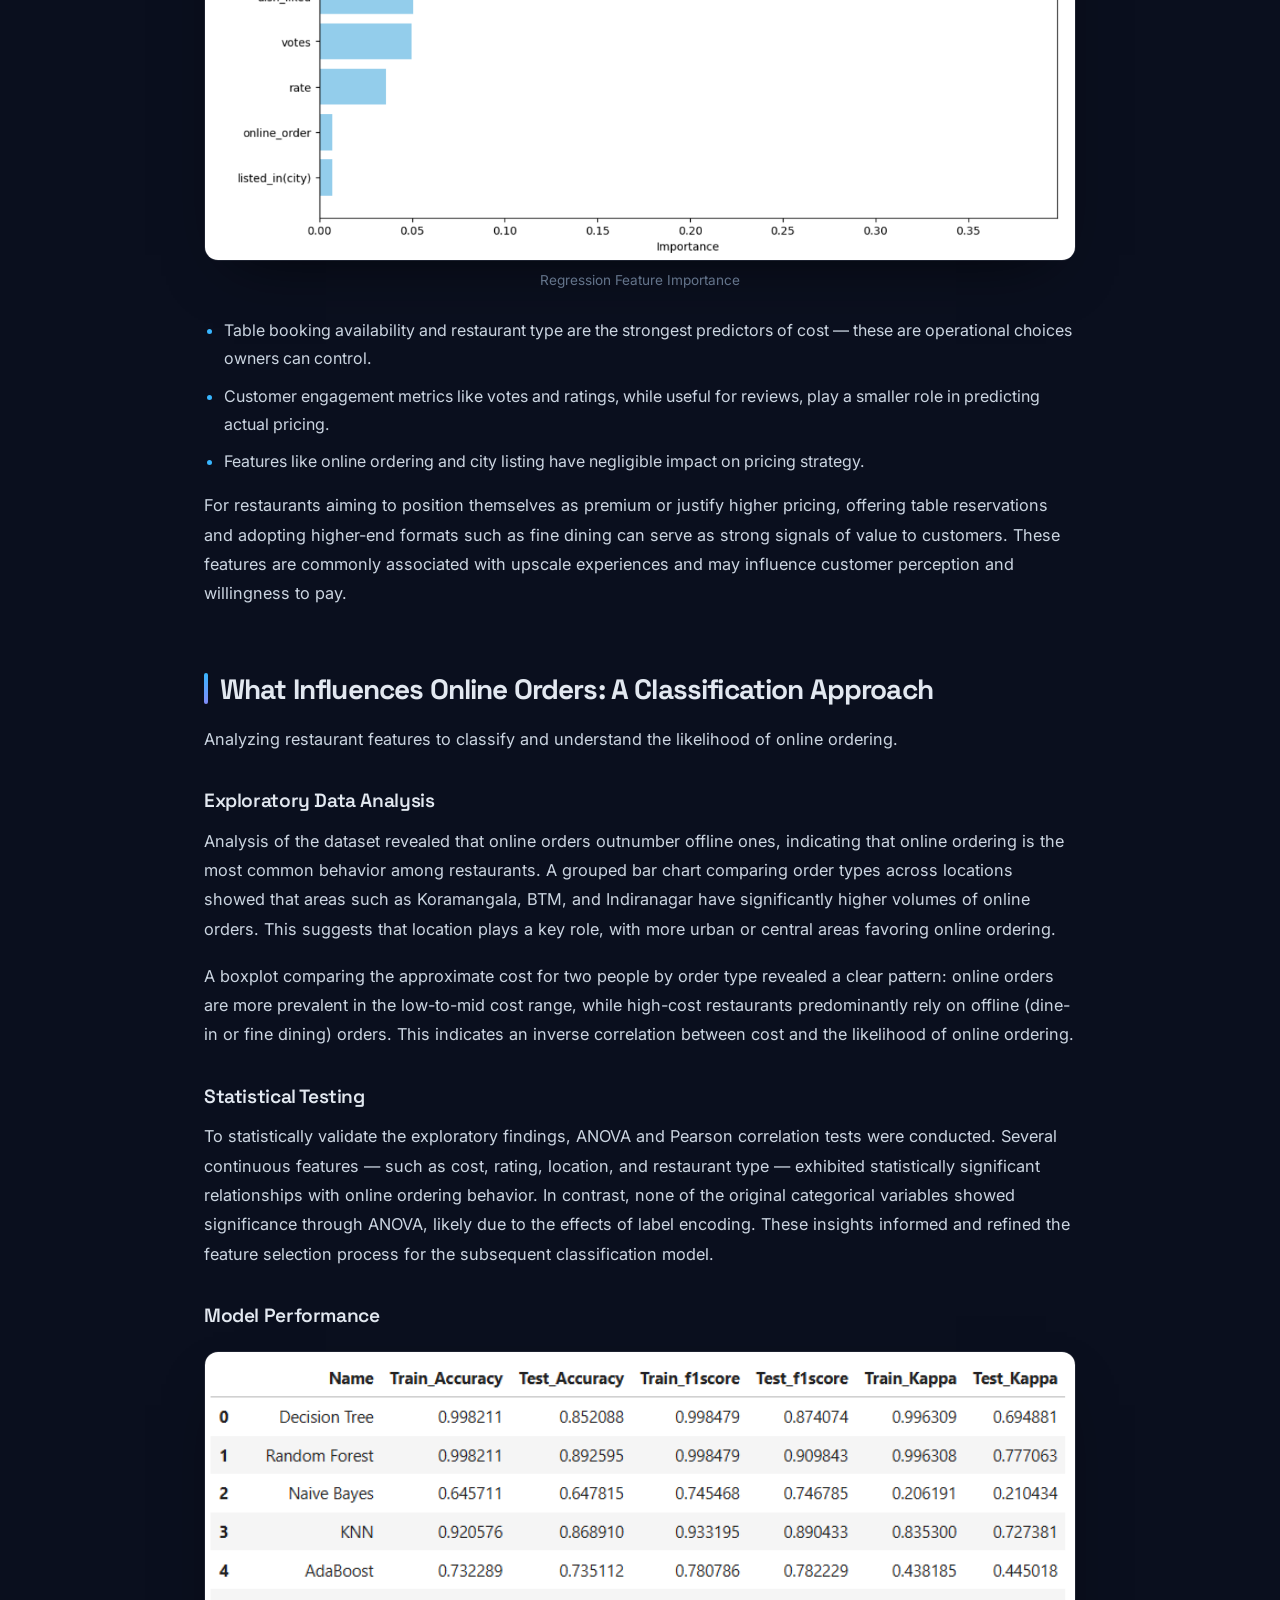
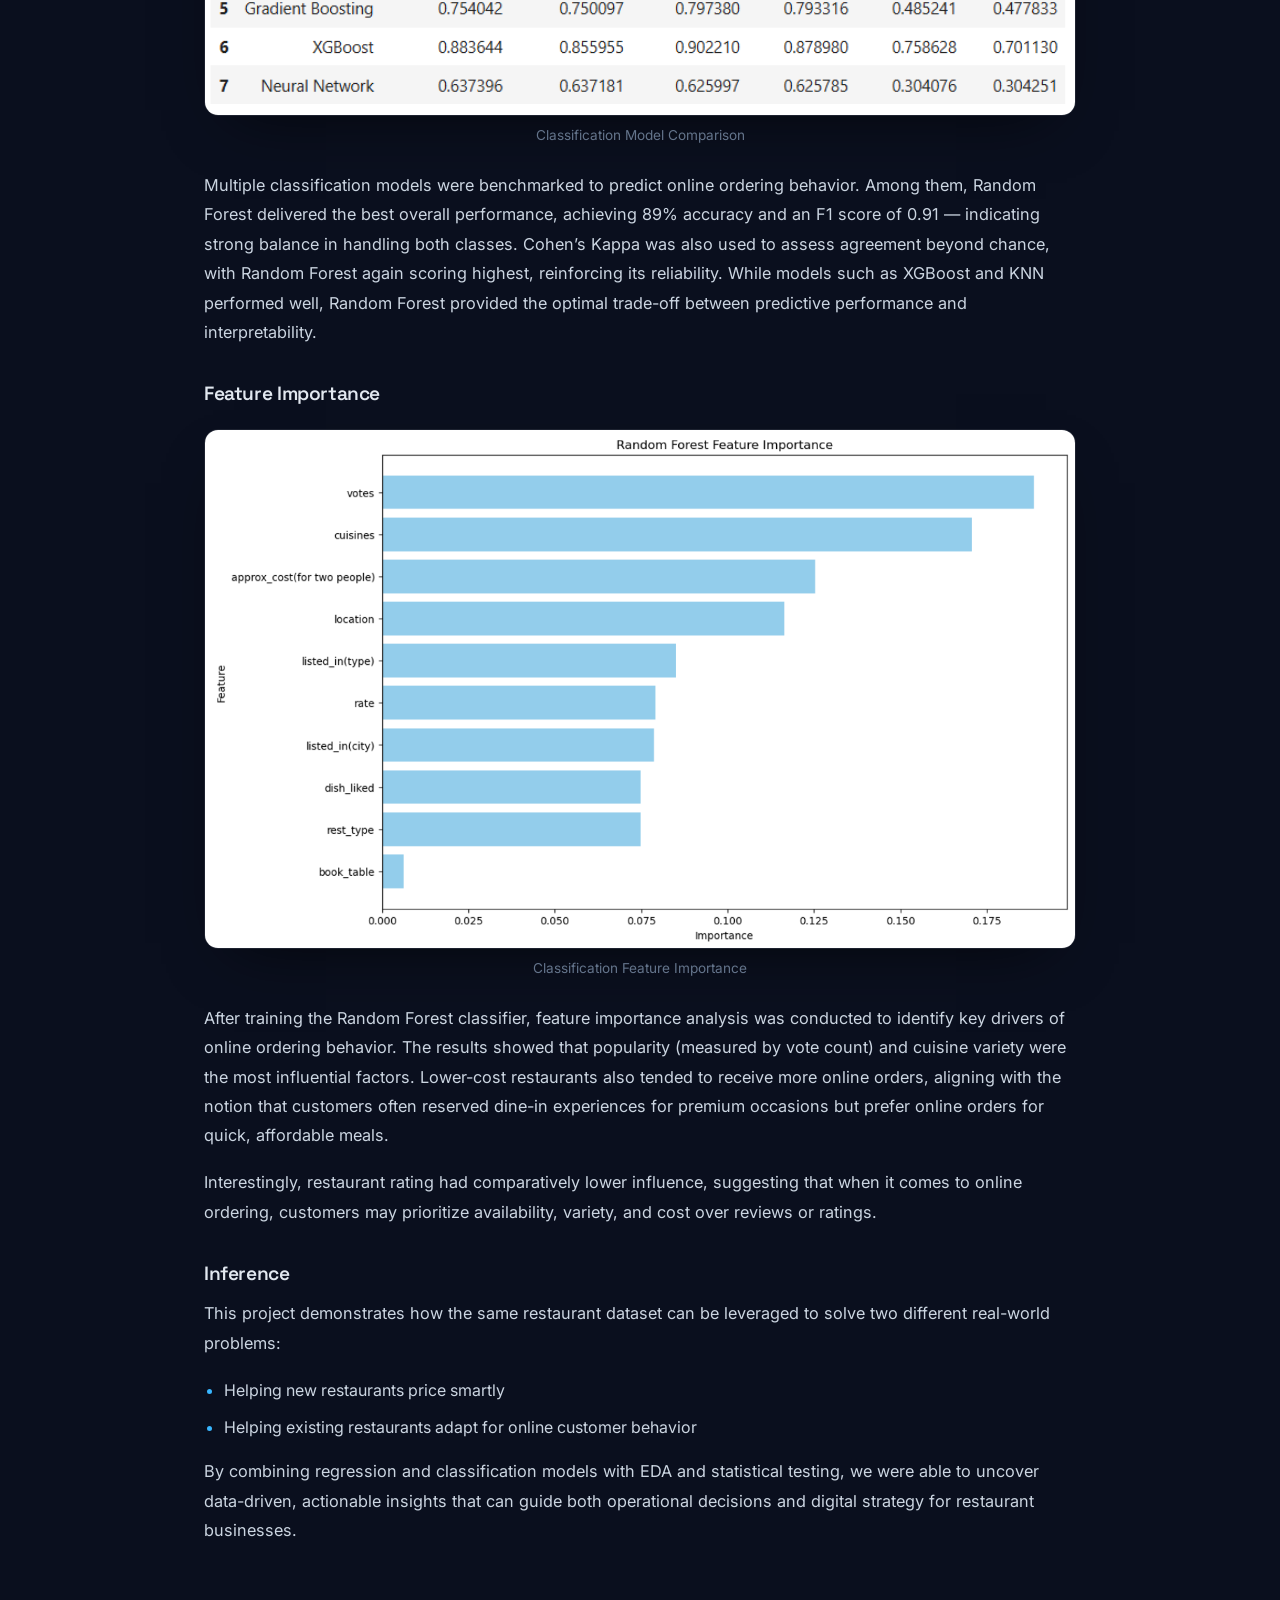
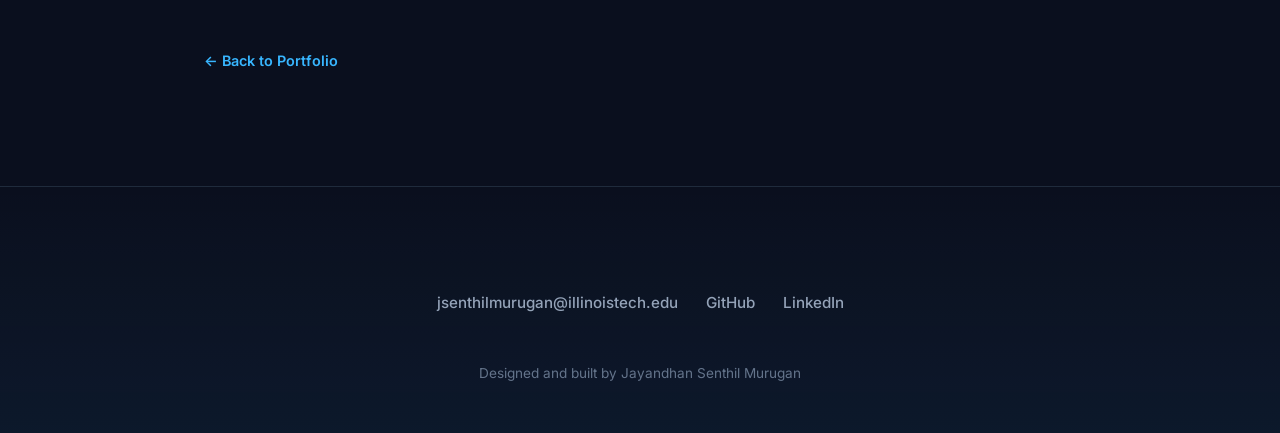
<file: projects/pricing_strategy.html>
<!DOCTYPE html>
<html lang="en">
<head>
  <meta charset="UTF-8">
  <meta name="viewport" content="width=device-width, initial-scale=1.0">
  <title>Pricing Strategy &amp; Customer Ordering Behavior — Portfolio</title>
  <meta name="description" content="Using regression and classification to optimize restaurant pricing and understand online ordering behavior.">

  <link rel="preconnect" href="https://fonts.googleapis.com">
  <link rel="preconnect" href="https://fonts.gstatic.com" crossorigin>
  <link
    href="https://fonts.googleapis.com/css2?family=Space+Grotesk:wght@400;500;600;700&family=Inter:wght@400;500;600;700&display=swap"
    rel="stylesheet"
  >

  <link rel="stylesheet" href="../assets/css/main.css">
  <link rel="stylesheet" href="../assets/css/project.css">
</head>
<body>
  <header class="nav">
    <div class="nav-inner">
      <a href="../index.html" class="nav-brand">JSM</a>
      <a href="../index.html#projects" class="back-link">&larr; All Projects</a>
    </div>
  </header>

  <main>
    <section class="project-hero">
      <div class="section-inner">
        <h1 class="project-title">Pricing Strategy &amp; Customer Ordering Behavior Analysis</h1>
        <p class="project-context">Personal Project</p>
        <div class="project-tags">
          <span class="pill">Analytics</span>
        </div>
      </div>
    </section>

    <section class="project-content">
      <div class="section-inner">
        <article class="project-section">
          <h2>Dataset Understanding</h2>
          <p>
            In the evolving restaurant industry, data-driven decision-making is crucial for both new and
            established businesses. This project uses real-world restaurant data to solve two core
            problems using machine learning:
          </p>
          <ul>
            <li>Predicting the cost for two people based on restaurant characteristics.</li>
            <li>Classifying whether an order is placed online or offline.</li>
          </ul>
          <p>
            These insights help restaurants optimize their pricing strategies and digital operations,
            while giving platforms like Zomato valuable tools to support their partners. Using a mix of
            regression and classification models, the project delivers actionable business recommendations
            powered by interpretable machine learning.
          </p>

          <h3>Data Preprocessing</h3>
          <p>
            The raw dataset initially contained several formatting issues, including missing values,
            categorical strings, and unnecessary columns. Label encoding was applied to handle categorical
            variables, missing cost and rating data were filled using median imputation, and feature
            scaling was performed. These preprocessing steps cleaned and prepared the dataset for
            regression modeling.
          </p>

          <h3>Exploratory Data Analysis</h3>
          <p>
            The distribution of the target variable &mdash; cost for two people &mdash; showed a clear
            right skew, with a few restaurants being significantly more expensive. Irrelevant fields were
            removed, categorical variables were label-encoded, and numerical features were scaled using
            StandardScaler. To assess feature significance, t-tests were performed, revealing strong
            correlations between cost and features such as location, rating, and restaurant type.
          </p>

          <h3>Modeling</h3>
          <p>
            Initial modeling began with simple linear regression, which exhibited clear underfitting. The
            relationship between features such as restaurant type and price was found to be non-linear,
            prompting a shift to tree-based models. Among these, Random Forest performed best out of the
            box, achieving a test R&sup2; score of 0.96.
          </p>
          <figure class="project-figure">
            <img src="../assets/img/projects/pricing_strategy/without-tuning.jpg" alt="Table of regression model RMSE and R-squared scores before hyperparameter tuning">
            <figcaption>Model Performance &mdash; Before Tuning</figcaption>
          </figure>
          <p>
            RandomizedSearchCV was employed to tune the Random Forest model and address overfitting.
            Interestingly, the untuned model produced a lower test RMSE but showed signs of overfitting due
            to an extremely low training error. After tuning, the model became more generalizable and
            balanced, albeit with a slightly higher RMSE. This demonstrated that hyperparameter tuning is
            not solely focused on maximizing accuracy, but rather on enhancing model consistency and
            fairness on unseen data.
          </p>
          <figure class="project-figure">
            <img src="../assets/img/projects/pricing_strategy/with-tuning.png" alt="Table of regression model RMSE and R-squared scores after hyperparameter tuning">
            <figcaption>Model Performance &mdash; After Tuning</figcaption>
          </figure>

          <h3>Insights &amp; Feature Interpretation</h3>
          <p>
            To interpret the model, feature importances from a decision tree were analyzed. The most
            influential predictors of cost were found to be book_table and rest_type, which aligns with
            expectations, as premium restaurants often require reservations. In contrast, online_order
            showed minimal impact on pricing decisions.
          </p>
          <figure class="project-figure">
            <img src="../assets/img/projects/pricing_strategy/regression-feature.png" alt="Random Forest feature importance chart for predicting restaurant cost">
            <figcaption>Regression Feature Importance</figcaption>
          </figure>
          <ul>
            <li>Table booking availability and restaurant type are the strongest predictors of cost &mdash; these are operational choices owners can control.</li>
            <li>Customer engagement metrics like votes and ratings, while useful for reviews, play a smaller role in predicting actual pricing.</li>
            <li>Features like online ordering and city listing have negligible impact on pricing strategy.</li>
          </ul>
          <p>
            For restaurants aiming to position themselves as premium or justify higher pricing, offering
            table reservations and adopting higher-end formats such as fine dining can serve as strong
            signals of value to customers. These features are commonly associated with upscale experiences
            and may influence customer perception and willingness to pay.
          </p>
        </article>

        <article class="project-section">
          <h2>What Influences Online Orders: A Classification Approach</h2>
          <p>Analyzing restaurant features to classify and understand the likelihood of online ordering.</p>

          <h3>Exploratory Data Analysis</h3>
          <p>
            Analysis of the dataset revealed that online orders outnumber offline ones, indicating that
            online ordering is the most common behavior among restaurants. A grouped bar chart comparing
            order types across locations showed that areas such as Koramangala, BTM, and Indiranagar have
            significantly higher volumes of online orders. This suggests that location plays a key role,
            with more urban or central areas favoring online ordering.
          </p>
          <p>
            A boxplot comparing the approximate cost for two people by order type revealed a clear pattern:
            online orders are more prevalent in the low-to-mid cost range, while high-cost restaurants
            predominantly rely on offline (dine-in or fine dining) orders. This indicates an inverse
            correlation between cost and the likelihood of online ordering.
          </p>

          <h3>Statistical Testing</h3>
          <p>
            To statistically validate the exploratory findings, ANOVA and Pearson correlation tests were
            conducted. Several continuous features &mdash; such as cost, rating, location, and restaurant
            type &mdash; exhibited statistically significant relationships with online ordering behavior.
            In contrast, none of the original categorical variables showed significance through ANOVA,
            likely due to the effects of label encoding. These insights informed and refined the feature
            selection process for the subsequent classification model.
          </p>

          <h3>Model Performance</h3>
          <figure class="project-figure">
            <img src="../assets/img/projects/pricing_strategy/classification.png" alt="Table comparing classification model accuracy, F1 score, and Cohen's Kappa">
            <figcaption>Classification Model Comparison</figcaption>
          </figure>
          <p>
            Multiple classification models were benchmarked to predict online ordering behavior. Among
            them, Random Forest delivered the best overall performance, achieving 89% accuracy and an F1
            score of 0.91 &mdash; indicating strong balance in handling both classes. Cohen&rsquo;s Kappa
            was also used to assess agreement beyond chance, with Random Forest again scoring highest,
            reinforcing its reliability. While models such as XGBoost and KNN performed well, Random Forest
            provided the optimal trade-off between predictive performance and interpretability.
          </p>

          <h3>Feature Importance</h3>
          <figure class="project-figure">
            <img src="../assets/img/projects/pricing_strategy/classification-feature.png" alt="Random Forest feature importance chart for classifying online orders">
            <figcaption>Classification Feature Importance</figcaption>
          </figure>
          <p>
            After training the Random Forest classifier, feature importance analysis was conducted to
            identify key drivers of online ordering behavior. The results showed that popularity (measured
            by vote count) and cuisine variety were the most influential factors. Lower-cost restaurants
            also tended to receive more online orders, aligning with the notion that customers often
            reserved dine-in experiences for premium occasions but prefer online orders for quick,
            affordable meals.
          </p>
          <p>
            Interestingly, restaurant rating had comparatively lower influence, suggesting that when it
            comes to online ordering, customers may prioritize availability, variety, and cost over reviews
            or ratings.
          </p>

          <h3>Inference</h3>
          <p>This project demonstrates how the same restaurant dataset can be leveraged to solve two different real-world problems:</p>
          <ul>
            <li>Helping new restaurants price smartly</li>
            <li>Helping existing restaurants adapt for online customer behavior</li>
          </ul>
          <p>
            By combining regression and classification models with EDA and statistical testing, we were
            able to uncover data-driven, actionable insights that can guide both operational decisions and
            digital strategy for restaurant businesses.
          </p>
        </article>

        <a href="../index.html#projects" class="back-link project-back">&larr; Back to Portfolio</a>
      </div>
    </section>
  </main>

  <footer id="contact" class="contact">
    <div class="section-inner contact-inner">
      <div class="contact-links">
        <a href="mailto:jsenthilmurugan@illinoistech.edu" class="contact-link">jsenthilmurugan@illinoistech.edu</a>
        <a href="https://github.com/jayandhan99" class="contact-link" target="_blank" rel="noopener noreferrer">GitHub</a>
        <a href="https://www.linkedin.com/in/jayandhan-senthil-murugan/" class="contact-link" target="_blank" rel="noopener noreferrer">LinkedIn</a>
      </div>
      <p class="contact-credit">Designed and built by Jayandhan Senthil Murugan</p>
    </div>
  </footer>

  <script src="../assets/js/main.js" defer></script>
</body>
</html>
</file>
<file: assets/css/main.css>
/* ==========================================================================
   Design tokens
   ========================================================================== */
:root {
  --color-bg: #0A0F1E;
  --color-surface: #1C2333;
  --color-accent: #38B6FF;
  --color-accent-2: #818CF8;
  --color-text: #E2E8F0;
  --color-body: #CBD5E1;
  --color-soft: #94A3B8;
  --color-muted: #64748B;
  --color-line: rgb(255 255 255 / 8%);
  --color-danger: #EB5757;
  --color-success: #27AE60;
  --font-heading: 'Space Grotesk', sans-serif;
  --font-mono: ui-monospace, 'SFMono-Regular', 'Menlo', 'Consolas', monospace;
  --font-body: 'Inter', sans-serif;
  --nav-height: 76px;
  --content-max: 1080px;
  --radius-lg: 20px;
}

/* ==========================================================================
   Reset & base
   ========================================================================== */
*,
*::before,
*::after {
  box-sizing: border-box;
  margin: 0;
  padding: 0;
}

html {
  scroll-behavior: smooth;
}

body {
  background-color: var(--color-bg);
  color: var(--color-text);
  font-family: var(--font-body);
  line-height: 1.6;
  overflow-x: clip;
  -webkit-font-smoothing: antialiased;
}

h1, h2, h3, h4, h5, h6 {
  font-family: var(--font-heading);
  line-height: 1.15;
  letter-spacing: -0.02em;
}

img {
  max-width: 100%;
  display: block;
}

a {
  color: inherit;
  text-decoration: none;
}

button {
  font: inherit;
  color: inherit;
  background: none;
  border: none;
  cursor: pointer;
}

::selection {
  background: rgb(56 182 255 / 30%);
}

:focus-visible {
  outline: 2px solid var(--color-accent);
  outline-offset: 3px;
  border-radius: 6px;
}

@media (prefers-reduced-motion: reduce) {
  html {
    scroll-behavior: auto;
  }

  *,
  *::before,
  *::after {
    animation-duration: 0.001ms !important;
    animation-iteration-count: 1 !important;
    transition-duration: 0.001ms !important;
  }
}

/* ==========================================================================
   Shared layout & components
   ========================================================================== */
.section-inner {
  max-width: var(--content-max);
  margin: 0 auto;
  padding: 5.5rem 1.5rem;
}

.section-head {
  display: flex;
  flex-direction: column;
  gap: 0.75rem;
  margin-bottom: 3.5rem;
}

.section-index {
  display: inline-flex;
  align-items: center;
  gap: 0.75rem;
  color: var(--color-accent);
  font-family: var(--font-mono);
  font-size: 0.8rem;
  letter-spacing: 0.12em;
}

.section-index::after {
  content: '';
  width: 3rem;
  height: 1px;
  background: linear-gradient(90deg, var(--color-accent), transparent);
}

.section-title {
  font-size: clamp(2.25rem, 1.2rem + 3.2vw, 3.75rem);
  font-weight: 700;
  letter-spacing: -0.035em;
}

#about,
#projects,
#mini-projects,
#certifications,
#skills,
#contact {
  scroll-margin-top: 1rem;
}

.text-gradient {
  color: var(--color-accent);
}

@supports (background-clip: text) {
  .text-gradient {
    color: transparent;
    background-image: linear-gradient(100deg, var(--color-accent) 10%, var(--color-accent-2) 90%);
    background-clip: text;
  }
}

.pill {
  display: inline-block;
  padding: 0.28rem 0.8rem;
  border-radius: 999px;
  background: rgb(255 255 255 / 5%);
  border: 1px solid var(--color-line);
  color: var(--color-body);
  font-size: 0.78rem;
  font-weight: 500;
  white-space: nowrap;
}

.btn {
  display: inline-flex;
  align-items: center;
  justify-content: center;
  gap: 0.6rem;
  padding: 0.9rem 1.7rem;
  border-radius: 999px;
  font-weight: 600;
  font-size: 0.95rem;
  transition: transform 0.25s ease, box-shadow 0.25s ease, background-color 0.25s ease, border-color 0.25s ease;
}

.btn-primary {
  background: linear-gradient(120deg, var(--color-accent), #7DD3FC);
  color: var(--color-bg);
}

.btn-primary:hover {
  transform: translateY(-2px);
  box-shadow: 0 12px 32px -8px rgb(56 182 255 / 65%);
}

.btn-secondary {
  border: 1px solid rgb(255 255 255 / 16%);
  background: rgb(255 255 255 / 4%);
  color: var(--color-text);
}

.btn-secondary:hover {
  transform: translateY(-2px);
  border-color: rgb(255 255 255 / 32%);
  background: rgb(255 255 255 / 8%);
}

/* Scroll reveal: only hidden once JS has flagged the page as ready. */
.js .reveal {
  opacity: 0;
  transform: translateY(28px);
  transition: opacity 0.7s ease, transform 0.7s cubic-bezier(0.2, 0.7, 0.2, 1);
  transition-delay: calc(var(--i, 0) * 70ms);
}

.js .reveal.is-visible {
  opacity: 1;
  transform: none;
}

/* ==========================================================================
   Nav (floating pill)
   ========================================================================== */
.nav {
  position: sticky;
  top: 0;
  z-index: 100;
  height: var(--nav-height);
  margin-bottom: calc(var(--nav-height) * -1);
  padding: 0.85rem 1rem 0;
  pointer-events: none;
}

.nav-inner {
  position: relative;
  max-width: 1080px;
  height: 56px;
  margin: 0 auto;
  padding: 0 0.6rem 0 1.4rem;
  display: flex;
  align-items: center;
  justify-content: space-between;
  gap: 1.25rem;
  border-radius: 999px;
  border: 1px solid var(--color-line);
  background: rgb(14 20 38 / 62%);
  backdrop-filter: blur(18px);
  box-shadow: 0 10px 40px -12px rgb(0 0 0 / 60%);
  pointer-events: auto;
  transition: background-color 0.3s ease, border-color 0.3s ease;
}

.nav.is-scrolled .nav-inner {
  background: rgb(14 20 38 / 86%);
  border-color: rgb(255 255 255 / 12%);
}

.nav-brand {
  font-family: var(--font-heading);
  font-weight: 700;
  font-size: 1.05rem;
  letter-spacing: 0.06em;
  color: var(--color-text);
}

.nav-menu {
  display: flex;
  align-items: center;
  gap: 0.25rem;
}

.nav-link {
  padding: 0.5rem 0.95rem;
  border-radius: 999px;
  font-size: 0.88rem;
  font-weight: 500;
  color: var(--color-soft);
  transition: color 0.2s ease, background-color 0.2s ease;
}

.nav-link:hover {
  color: var(--color-text);
  background: rgb(255 255 255 / 6%);
}

.nav-link.is-active {
  color: var(--color-text);
  background: rgb(255 255 255 / 9%);
}

.nav-link.nav-cta {
  margin-left: 0.4rem;
  background: var(--color-text);
  color: var(--color-bg);
  font-weight: 600;
}

.nav-link.nav-cta:hover {
  background: #fff;
  color: var(--color-bg);
}

.nav-social {
  display: flex;
  align-items: center;
  gap: 0.15rem;
  color: var(--color-soft);
}

.nav-social a {
  display: inline-flex;
  padding: 0.5rem;
  border-radius: 50%;
  transition: color 0.2s ease, background-color 0.2s ease;
}

.nav-social a:hover {
  color: var(--color-text);
  background: rgb(255 255 255 / 8%);
}

.nav-toggle {
  display: none;
  flex-direction: column;
  justify-content: center;
  gap: 5px;
  width: 40px;
  height: 40px;
  padding: 0 10px;
  border-radius: 50%;
}

.nav-toggle span {
  display: block;
  height: 2px;
  width: 100%;
  background: var(--color-text);
  border-radius: 2px;
  transition: transform 0.25s ease, opacity 0.25s ease;
}

.nav-toggle[aria-expanded="true"] span:nth-child(1) {
  transform: translateY(7px) rotate(45deg);
}

.nav-toggle[aria-expanded="true"] span:nth-child(2) {
  opacity: 0;
}

.nav-toggle[aria-expanded="true"] span:nth-child(3) {
  transform: translateY(-7px) rotate(-45deg);
}

/* ==========================================================================
   Hero
   ========================================================================== */
.hero {
  position: relative;
  display: flex;
  align-items: center;
  min-height: 86vh;
  min-height: 86svh;
  padding: calc(var(--nav-height) + 2rem) 1.5rem 2.5rem;
  overflow: hidden;
  isolation: isolate;
}

.hero::before {
  content: '';
  position: absolute;
  inset: 0;
  z-index: -1;
  background-image:
    linear-gradient(rgb(255 255 255 / 4%) 1px, transparent 1px),
    linear-gradient(90deg, rgb(255 255 255 / 4%) 1px, transparent 1px);
  background-size: 64px 64px;
  mask-image: radial-gradient(ellipse 70% 70% at 30% 35%, #000 0%, transparent 75%);
}

.hero-glow {
  position: absolute;
  z-index: -1;
  border-radius: 50%;
  filter: blur(90px);
  pointer-events: none;
  animation: glow-drift 22s ease-in-out infinite alternate;
}

.hero-glow-a {
  top: -12%;
  left: -8%;
  width: 46vw;
  height: 46vw;
  background: rgb(56 182 255 / 22%);
}

.hero-glow-b {
  right: -10%;
  bottom: -18%;
  width: 40vw;
  height: 40vw;
  background: rgb(129 140 248 / 18%);
  animation-delay: -8s;
}

@keyframes glow-drift {
  from {
    transform: translate(0, 0) scale(1);
  }

  to {
    transform: translate(4vw, 3vw) scale(1.12);
  }
}

.hero-inner {
  width: 100%;
  max-width: var(--content-max);
  margin: 0 auto;
  display: flex;
  flex-direction: column;
}

.hero-eyebrow {
  align-self: flex-start;
  display: inline-flex;
  align-items: center;
  gap: 0.6rem;
  padding: 0.4rem 0.9rem;
  border-radius: 999px;
  border: 1px solid var(--color-line);
  background: rgb(255 255 255 / 4%);
  color: var(--color-soft);
  font-size: 0.8rem;
  font-weight: 500;
}

.hero-eyebrow::before {
  content: '';
  width: 7px;
  height: 7px;
  border-radius: 50%;
  background: var(--color-accent);
  box-shadow: 0 0 12px var(--color-accent);
}

.hero-name {
  margin-top: 1.4rem;
  font-size: clamp(2.4rem, 1.1rem + 5.4vw, 5.2rem);
  font-weight: 700;
  line-height: 0.98;
  letter-spacing: -0.045em;
}

.hero-line {
  display: block;
}

.hero-lead {
  max-width: 32rem;
  margin-top: 1.5rem;
  color: var(--color-soft);
  font-size: clamp(1rem, 0.92rem + 0.35vw, 1.12rem);
  line-height: 1.6;
}

.hero-actions {
  margin-top: 2rem;
  display: flex;
  align-items: center;
  gap: 0.9rem;
  flex-wrap: wrap;
}

.hero-stats {
  margin-top: 3.25rem;
  padding-top: 1.6rem;
  display: flex;
  flex-wrap: wrap;
  gap: 2rem 4.5rem;
  border-top: 1px solid var(--color-line);
}

.hero-stat {
  display: flex;
  flex-direction: column-reverse;
}

.hero-stat dt {
  color: var(--color-muted);
  font-size: 0.85rem;
}

.hero-stat dd {
  font-family: var(--font-heading);
  font-size: clamp(1.75rem, 1.3rem + 1.1vw, 2.35rem);
  font-weight: 700;
  letter-spacing: -0.03em;
}

/* ==========================================================================
   About
   ========================================================================== */
.about-grid {
  display: grid;
  grid-template-columns: 1.5fr 1fr;
  gap: 4rem;
  align-items: center;
}

.about-lead {
  color: var(--color-text);
  font-family: var(--font-heading);
  font-size: clamp(1.4rem, 1rem + 1.5vw, 2.1rem);
  font-weight: 500;
  line-height: 1.35;
  letter-spacing: -0.02em;
}

.about-facts {
  margin-top: 2.5rem;
  border-top: 1px solid var(--color-line);
}

.about-facts div {
  display: grid;
  grid-template-columns: 8rem 1fr;
  gap: 1.5rem;
  padding: 1.1rem 0;
  border-bottom: 1px solid var(--color-line);
}

.about-facts dt {
  color: var(--color-muted);
  font-size: 0.88rem;
}

.about-facts dd {
  color: var(--color-body);
}

.about-photo {
  position: relative;
  max-width: 340px;
  margin: 0 auto;
}

.about-photo::before {
  content: '';
  position: absolute;
  inset: -6%;
  z-index: -1;
  border-radius: 50%;
  background: radial-gradient(circle, rgb(56 182 255 / 25%), transparent 65%);
  filter: blur(30px);
}

.photo-frame {
  padding: 6px;
  border-radius: 50%;
  background: conic-gradient(from 200deg, var(--color-accent), var(--color-accent-2), rgb(255 255 255 / 15%), var(--color-accent));
}

.profile-photo {
  width: 100%;
  aspect-ratio: 1 / 1;
  object-fit: cover;
  border-radius: 50%;
  border: 4px solid var(--color-bg);
}

/* ==========================================================================
   Filter bar
   ========================================================================== */
.filter-bar {
  display: inline-flex;
  flex-wrap: wrap;
  gap: 0.35rem;
  margin-bottom: 2.5rem;
  padding: 0.35rem;
  border-radius: 999px;
  border: 1px solid var(--color-line);
  background: rgb(255 255 255 / 3%);
}

.filter-btn {
  padding: 0.5rem 1.15rem;
  border-radius: 999px;
  color: var(--color-soft);
  font-size: 0.88rem;
  font-weight: 500;
  transition: color 0.2s ease, background-color 0.2s ease;
}

.filter-btn:hover {
  color: var(--color-text);
}

.filter-btn.is-active {
  background: var(--color-text);
  color: var(--color-bg);
}

/* ==========================================================================
   Card grid
   ========================================================================== */
.card-grid {
  display: grid;
  grid-template-columns: repeat(auto-fill, minmax(320px, 1fr));
  gap: 1.75rem;
}

.card-grid-compact {
  grid-template-columns: repeat(auto-fill, minmax(280px, 1fr));
}

.status-badge {
  display: inline-flex;
  align-items: center;
  gap: 0.45rem;
  padding: 0.3rem 0.8rem;
  border-radius: 999px;
  background: rgb(10 15 30 / 78%);
  backdrop-filter: blur(8px);
  border: 1px solid rgb(255 255 255 / 15%);
  color: var(--color-text);
  font-size: 0.72rem;
  font-weight: 600;
  letter-spacing: 0.02em;
}

.status-badge::before {
  content: '';
  width: 7px;
  height: 7px;
  border-radius: 50%;
  background: var(--color-muted);
}

.status-badge.status-ongoing::before {
  background: var(--color-success);
  animation: status-pulse 2s ease-out infinite;
}

@keyframes status-pulse {
  0% {
    box-shadow: 0 0 0 0 rgb(39 174 96 / 60%);
  }

  70% {
    box-shadow: 0 0 0 7px rgb(39 174 96 / 0%);
  }

  100% {
    box-shadow: 0 0 0 0 rgb(39 174 96 / 0%);
  }
}

.card .status-badge {
  position: absolute;
  top: 1rem;
  right: 1rem;
  z-index: 2;
}

.card {
  position: relative;
  display: flex;
  flex-direction: column;
  border-radius: var(--radius-lg);
  overflow: hidden;
  border: 1px solid var(--color-line);
  background: linear-gradient(180deg, rgb(255 255 255 / 5%), rgb(255 255 255 / 2%));
  transition: transform 0.35s cubic-bezier(0.2, 0.7, 0.2, 1), border-color 0.35s ease, box-shadow 0.35s ease;
}

.card:hover {
  transform: translateY(-6px);
  border-color: rgb(56 182 255 / 40%);
  box-shadow: 0 30px 60px -28px rgb(56 182 255 / 30%);
}

.card.is-hidden {
  display: none;
}

.card-cover {
  position: relative;
  aspect-ratio: 16 / 10;
  display: flex;
  align-items: center;
  justify-content: center;
  overflow: hidden;
  background:
    radial-gradient(circle at 25% 20%, rgb(56 182 255 / 28%), transparent 55%),
    radial-gradient(circle at 80% 85%, rgb(129 140 248 / 24%), transparent 55%),
    var(--color-surface);
  font-family: var(--font-heading);
  font-size: 5.5rem;
  font-weight: 700;
  color: rgb(255 255 255 / 14%);
}

.card-cover img {
  width: 100%;
  height: 100%;
  object-fit: cover;
  object-position: top center;
  transition: transform 0.7s cubic-bezier(0.2, 0.7, 0.2, 1);
}

.card:hover .card-cover img {
  transform: scale(1.06);
}

.card-body {
  display: flex;
  flex-direction: column;
  flex: 1;
  padding: 1.5rem;
}

.card-head {
  display: flex;
  align-items: flex-start;
  justify-content: space-between;
  gap: 1rem;
}

.card-title {
  font-size: 1.3rem;
  font-weight: 600;
  letter-spacing: -0.02em;
}

.card-arrow {
  flex-shrink: 0;
  display: inline-flex;
  align-items: center;
  justify-content: center;
  width: 2rem;
  height: 2rem;
  border-radius: 50%;
  border: 1px solid var(--color-line);
  color: var(--color-soft);
  font-size: 0.95rem;
  transition: background-color 0.3s ease, color 0.3s ease, transform 0.3s ease;
}

.card:hover .card-arrow {
  background: var(--color-accent);
  border-color: var(--color-accent);
  color: var(--color-bg);
  transform: rotate(45deg);
}

.card-context {
  margin-top: 0.35rem;
  color: var(--color-soft);
  font-size: 0.9rem;
}

.card-tags {
  display: flex;
  flex-wrap: wrap;
  gap: 0.45rem;
  margin-top: auto;
  padding-top: 1.1rem;
}

/* ==========================================================================
   Certifications
   ========================================================================== */
.cert-row {
  overflow: auto hidden;
  scroll-behavior: auto;
  scrollbar-width: none;
  padding: 0.5rem 0;
  mask-image: linear-gradient(90deg, transparent, #000 6%, #000 94%, transparent);
}

.cert-row::-webkit-scrollbar {
  display: none;
}

.cert-track {
  display: flex;
  gap: 1.5rem;
  width: max-content;
}

.cert-card {
  display: block;
  flex: 0 0 auto;
  width: 280px;
  border-radius: var(--radius-lg);
  overflow: hidden;
  border: 1px solid var(--color-line);
  background: linear-gradient(180deg, rgb(255 255 255 / 5%), rgb(255 255 255 / 2%));
  transition: transform 0.3s ease, border-color 0.3s ease, box-shadow 0.3s ease;
}

.cert-card:hover {
  transform: translateY(-5px);
  border-color: rgb(56 182 255 / 40%);
  box-shadow: 0 24px 50px -26px rgb(56 182 255 / 30%);
}

.cert-image {
  width: 100%;
  aspect-ratio: 4 / 3;
  object-fit: contain;
  background: #fff;
}

.cert-body {
  padding: 1.15rem 1.35rem 1.4rem;
}

.cert-name {
  font-size: 1rem;
  font-weight: 600;
  margin-bottom: 0.3rem;
}

.cert-issuer {
  color: var(--color-soft);
  font-size: 0.85rem;
}

.cert-date {
  margin-top: 0.6rem;
  color: var(--color-muted);
  font-family: var(--font-mono);
  font-size: 0.75rem;
}

/* ==========================================================================
   Skills
   ========================================================================== */
.skills-groups {
  display: grid;
  grid-template-columns: repeat(2, 1fr);
  gap: 1.5rem;
}

.skills-group {
  padding: 2rem;
  border-radius: var(--radius-lg);
  border: 1px solid var(--color-line);
  background: linear-gradient(180deg, rgb(255 255 255 / 5%), rgb(255 255 255 / 2%));
}

.skills-group-head {
  display: flex;
  align-items: baseline;
  gap: 0.9rem;
  margin-bottom: 1.5rem;
}

.skills-group-index {
  color: var(--color-accent);
  font-family: var(--font-mono);
  font-size: 0.78rem;
  letter-spacing: 0.1em;
}

.skills-group-title {
  font-size: 1.2rem;
  font-weight: 600;
}

.skills-pill-row {
  display: flex;
  flex-wrap: wrap;
  gap: 0.55rem;
}

.skill-chip {
  padding: 0.4rem 0.9rem;
  border-radius: 10px;
  border: 1px solid var(--color-line);
  background: rgb(255 255 255 / 4%);
  color: var(--color-body);
  font-size: 0.85rem;
  transition: border-color 0.2s ease, background-color 0.2s ease, color 0.2s ease, transform 0.2s ease;
}

.skill-chip:hover {
  transform: translateY(-2px);
  border-color: rgb(56 182 255 / 50%);
  background: rgb(56 182 255 / 10%);
  color: var(--color-text);
}

/* ==========================================================================
   Contact & footer
   ========================================================================== */
.contact {
  position: relative;
  border-top: 1px solid var(--color-line);
  background: linear-gradient(180deg, transparent, rgb(56 182 255 / 6%));
}

.contact-inner {
  padding: 4rem 1.5rem 3rem;
  text-align: center;
}

.contact-title {
  margin-top: 1rem;
  font-size: clamp(2.5rem, 1rem + 6vw, 5.5rem);
  font-weight: 700;
  line-height: 1;
  letter-spacing: -0.045em;
}

.contact-email {
  display: inline-block;
  margin-top: 2rem;
  padding-bottom: 0.4rem;
  border-bottom: 1px solid rgb(255 255 255 / 25%);
  color: var(--color-text);
  font-family: var(--font-heading);
  font-size: clamp(1.1rem, 0.7rem + 1.8vw, 1.9rem);
  overflow-wrap: anywhere;
  transition: color 0.25s ease, border-color 0.25s ease;
}

.contact-email:hover {
  color: var(--color-accent);
  border-color: var(--color-accent);
}

.contact-links {
  display: flex;
  flex-wrap: wrap;
  align-items: center;
  justify-content: center;
  gap: 0.75rem 1.75rem;
  margin: 2.5rem 0 3rem;
}

.contact-link {
  color: var(--color-soft);
  font-size: 0.95rem;
  font-weight: 500;
  transition: color 0.2s ease;
}

.contact-link:hover {
  color: var(--color-accent);
}

.contact-credit {
  color: var(--color-muted);
  font-size: 0.85rem;
}

/* ==========================================================================
   Responsive
   ========================================================================== */
@media (width <= 900px) {
  .about-grid {
    grid-template-columns: 1fr;
    gap: 3rem;
  }

  .about-photo {
    order: -1;
    max-width: 240px;
  }

  .skills-groups {
    grid-template-columns: 1fr;
  }
}

@media (width <= 768px) {
  .section-inner {
    padding: 4.5rem 1.25rem;
  }

  .section-head {
    margin-bottom: 2.5rem;
  }

  .nav-inner {
    padding-right: 0.5rem;
  }

  .nav-toggle {
    display: flex;
    order: 3;
  }

  .nav-social {
    order: 2;
    margin-left: auto;
  }

  .nav-menu {
    position: absolute;
    top: calc(100% + 0.6rem);
    left: 0;
    right: 0;
    flex-direction: column;
    align-items: stretch;
    gap: 0.15rem;
    padding: 0.6rem;
    border-radius: 24px;
    border: 1px solid var(--color-line);
    background: #0E1426;
    box-shadow: 0 20px 50px -12px rgb(0 0 0 / 70%);
    opacity: 0;
    visibility: hidden;
    transform: translateY(-8px);
    transition: opacity 0.25s ease, transform 0.25s ease, visibility 0.25s;
  }

  .nav-menu.is-open {
    opacity: 1;
    visibility: visible;
    transform: none;
  }

  .nav-menu .nav-link {
    padding: 0.85rem 1rem;
  }

  .nav-link.nav-cta {
    margin: 0.3rem 0 0;
    text-align: center;
  }

  .hero-stats {
    margin-top: 3.5rem;
    gap: 1.5rem 2.5rem;
  }

  .about-facts div {
    grid-template-columns: 1fr;
    gap: 0.25rem;
  }

  .card-grid,
  .card-grid-compact {
    grid-template-columns: 1fr;
  }

  .skills-group {
    padding: 1.5rem;
  }
}
</file>
<file: assets/css/project.css>
/* Styles specific to individual project detail pages (projects/*.html, mini_projects/*.html).
   Loaded in addition to main.css. */

.project-hero {
  padding: calc(var(--nav-height) + 4rem) 0 3rem;
  border-bottom: 1px solid var(--color-line);
  background:
    radial-gradient(ellipse 60% 90% at 15% 0%, rgb(56 182 255 / 14%), transparent 70%),
    radial-gradient(ellipse 50% 80% at 90% 10%, rgb(129 140 248 / 10%), transparent 70%);
}

.project-hero .section-inner,
.project-content .section-inner {
  max-width: 920px;
}

.project-hero .section-inner {
  padding-top: 0;
  padding-bottom: 0;
}

.back-link {
  display: inline-flex;
  align-items: center;
  gap: 0.4rem;
  color: var(--color-accent);
  font-weight: 600;
  font-size: 0.9rem;
  transition: gap 0.2s ease;
}

.back-link:hover {
  gap: 0.65rem;
}

.project-title {
  margin-top: 0;
  font-size: clamp(2.25rem, 1.2rem + 3.6vw, 3.9rem);
  font-weight: 700;
  line-height: 1.05;
  letter-spacing: -0.04em;
}

.project-context {
  margin-top: 0.9rem;
  color: var(--color-soft);
  font-size: 1.05rem;
}

.project-tags {
  display: flex;
  flex-wrap: wrap;
  gap: 0.5rem;
  margin-top: 1rem;
}

.project-content {
  padding: 2rem 0 3rem;
}

.project-content .section-inner {
  padding-top: 3rem;
  padding-bottom: 4rem;
}

.project-section {
  margin-bottom: 4rem;
}

.project-section h2 {
  display: flex;
  align-items: center;
  gap: 0.75rem;
  margin-bottom: 1.25rem;
  color: var(--color-text);
  font-size: 1.75rem;
  font-weight: 700;
  letter-spacing: -0.03em;
}

.project-section h2::before {
  content: '';
  flex-shrink: 0;
  width: 4px;
  height: 1.1em;
  border-radius: 2px;
  background: linear-gradient(180deg, var(--color-accent), var(--color-accent-2));
}

.project-section h3 {
  margin: 2.25rem 0 0.9rem;
  color: var(--color-text);
  font-size: 1.2rem;
  font-weight: 600;
}

.project-section p {
  color: var(--color-body);
  font-size: 1.02rem;
  line-height: 1.8;
  margin-bottom: 1.1rem;
}

.project-section ul {
  margin: 0 0 1rem;
  padding-left: 1.25rem;
}

.project-section li {
  color: var(--color-body);
  line-height: 1.75;
  margin-bottom: 0.6rem;
}

.project-section li::marker {
  color: var(--color-accent);
}

.project-section strong {
  color: var(--color-text);
  font-weight: 600;
}

.project-section code {
  background: rgb(255 255 255 / 8%);
  padding: 0.15em 0.4em;
  border-radius: 4px;
  font-size: 0.9em;
}

.project-figure {
  margin: 1.5rem 0;
  text-align: center;
}

.project-figure img {
  width: 100%;
  border-radius: 14px;
  border: 1px solid var(--color-line);
  box-shadow: 0 24px 60px -30px rgb(0 0 0 / 70%);
}

.project-figure figcaption {
  margin-top: 0.6rem;
  color: var(--color-muted);
  font-size: 0.85rem;
}

.image-row {
  display: flex;
  flex-wrap: wrap;
  gap: 1.25rem;
  margin: 1.5rem 0;
}

.image-row .project-figure {
  flex: 1 1 260px;
  margin: 0;
}

.image-row-2 .project-figure {
  flex: 1 1 320px;
}

.image-grid {
  display: grid;
  grid-template-columns: repeat(3, 1fr);
  gap: 1.25rem;
  margin: 1.5rem 0;
}

.image-grid .project-figure {
  margin: 0;
}

.project-back {
  margin-top: 2.5rem;
}

.status-notice {
  display: flex;
  align-items: flex-start;
  gap: 1.25rem;
  background: var(--color-surface);
  border: 1px dashed rgb(255 255 255 / 18%);
  border-radius: 12px;
  padding: 1.75rem;
}

.status-notice-icon {
  font-size: 2rem;
  line-height: 1;
}

.status-notice h2 {
  margin-bottom: 0.5rem;
}

.status-notice p {
  margin-bottom: 0;
}

.text-accent {
  color: var(--color-accent);
}

/* ── Callout box ── */
.callout-box {
  background: rgb(235 87 87 / 7%);
  border: 1px solid rgb(235 87 87 / 30%);
  border-left: 4px solid var(--color-danger);
  border-radius: 6px;
  padding: 1.25rem 1.5rem;
  margin: 1.5rem 0;
}

.callout-box .callout-label {
  font-family: var(--font-mono);
  font-size: 0.7rem;
  color: var(--color-danger);
  letter-spacing: 0.08em;
  margin-bottom: 0.6rem;
}

.callout-box p {
  color: var(--color-text);
  margin: 0;
  font-size: 0.95rem;
}

/* ── Cost / verdict cards ── */
.cost-grid {
  display: grid;
  grid-template-columns: 1fr 1fr;
  gap: 1rem;
  margin: 1.5rem 0;
}

.cost-card {
  background: var(--color-surface);
  border: 1px solid rgb(255 255 255 / 6%);
  border-radius: 8px;
  padding: 1.25rem;
}

.cost-card.bad {
  border-top: 3px solid var(--color-danger);
}

.cost-card.ok {
  border-top: 3px solid var(--color-success);
}

.cost-card .verdict {
  font-family: var(--font-mono);
  font-size: 0.7rem;
  letter-spacing: 0.08em;
  margin-bottom: 0.5rem;
}

.cost-card.bad .verdict {
  color: var(--color-danger);
}

.cost-card.ok .verdict {
  color: var(--color-success);
}

.cost-card h3 {
  margin: 0 0 0.4rem;
  font-size: 0.95rem;
}

.cost-card p {
  font-size: 0.85rem;
  margin: 0;
}

/* ── Numbered pipeline ── */
.pipeline {
  display: flex;
  flex-direction: column;
  margin: 1.5rem 0;
}

.pipeline .step {
  display: flex;
  gap: 1.25rem;
  position: relative;
}

.pipeline .step:not(:last-child)::after {
  content: '';
  position: absolute;
  left: 19px;
  top: 44px;
  width: 2px;
  height: calc(100% - 8px);
  background: rgb(255 255 255 / 8%);
}

.step-num {
  width: 40px;
  height: 40px;
  flex-shrink: 0;
  background: var(--color-surface);
  border: 1px solid rgb(255 255 255 / 10%);
  border-radius: 50%;
  display: flex;
  align-items: center;
  justify-content: center;
  font-family: var(--font-mono);
  font-size: 0.8rem;
  color: var(--color-accent);
  position: relative;
  z-index: 1;
}

.step-body {
  flex: 1 1 auto;
  min-width: 0;
  padding: 0.5rem 0 2rem;
}

.step-body h3 {
  margin: 0 0 0.4rem;
}

.step-body p {
  font-size: 0.9rem;
  margin: 0;
}

/* ── Code block ── */
.code-block {
  background: var(--color-surface);
  border: 1px solid rgb(255 255 255 / 8%);
  border-radius: 6px;
  padding: 1.1rem 1.25rem;
  margin: 0.9rem 0 0;
  font-family: var(--font-mono);
  font-size: 0.8rem;
  color: #A8C7FA;
  overflow-x: auto;
  line-height: 1.8;
  white-space: pre;
}

.code-block .comment {
  color: var(--color-muted);
}

.code-block .fn {
  color: #FFD580;
}

.code-block .str {
  color: #9ECBFF;
}

/* ── Feature chips ── */
.features-grid {
  display: grid;
  grid-template-columns: repeat(auto-fill, minmax(190px, 1fr));
  gap: 0.6rem;
  margin-top: 0.9rem;
}

.feature-chip {
  background: var(--color-surface);
  border: 1px solid rgb(255 255 255 / 6%);
  border-radius: 6px;
  padding: 0.55rem 0.85rem;
  font-size: 0.8rem;
  color: var(--color-muted);
  display: flex;
  align-items: center;
  gap: 0.5rem;
}

.feature-chip.dropped {
  opacity: 0.4;
  text-decoration: line-through;
}

.feature-chip .dot {
  width: 6px;
  height: 6px;
  border-radius: 50%;
  flex-shrink: 0;
}

.feature-chip .dot.kept {
  background: var(--color-success);
}

.feature-chip .dot.drop {
  background: var(--color-danger);
}

/* ── Metric hero + confusion matrix ── */
.metric-hero {
  background: var(--color-surface);
  border: 1px solid rgb(255 255 255 / 8%);
  border-radius: 10px;
  padding: 1.75rem;
  margin: 1.5rem 0;
  display: flex;
  align-items: flex-start;
  gap: 1.75rem;
  flex-wrap: wrap;
}

.metric-big {
  font-family: var(--font-mono);
  color: var(--color-accent);
  background: rgb(56 182 255 / 10%);
  border: 1px solid rgb(56 182 255 / 25%);
  border-radius: 8px;
  padding: 1.1rem 1.5rem;
  flex-shrink: 0;
  text-align: center;
  min-width: 160px;
}

.metric-big .metric-label {
  font-size: 0.7rem;
  color: var(--color-muted);
  margin-bottom: 0.5rem;
  letter-spacing: 0.06em;
}

.metric-big .metric-value {
  font-size: 1.6rem;
  color: var(--color-text);
  font-weight: 600;
}

.metric-big .metric-sub {
  font-size: 0.7rem;
  color: var(--color-muted);
  margin-top: 0.25rem;
}

.metric-matrix {
  flex: 1;
  min-width: 260px;
}

.metric-matrix h3 {
  margin-top: 0 !important;
}

.matrix-table {
  width: 100%;
  border-collapse: collapse;
  font-size: 0.8rem;
}

.matrix-table th,
.matrix-table td {
  border: 1px solid rgb(255 255 255 / 10%);
  padding: 0.6rem 0.8rem;
  text-align: center;
}

.matrix-table th {
  background: var(--color-surface);
  color: var(--color-muted);
  font-weight: 500;
}

.matrix-table .row-label {
  color: var(--color-muted);
  font-size: 0.8rem;
}

.matrix-table .tp {
  background: rgb(39 174 96 / 12%);
  color: var(--color-success);
  font-weight: 600;
}

.matrix-table .fp {
  background: rgb(235 87 87 / 12%);
  color: var(--color-danger);
  font-weight: 600;
}

.matrix-table .fn {
  background: rgb(235 87 87 / 20%);
  color: var(--color-danger);
  font-weight: 700;
}

.matrix-table .cell-note {
  display: block;
  font-size: 0.7rem;
  font-weight: 400;
  margin-top: 0.2rem;
}

.matrix-warning {
  background: rgb(235 87 87 / 8%);
  border: 1px solid rgb(235 87 87 / 25%);
  border-radius: 6px;
  padding: 0.85rem 1.1rem;
  margin-top: 1rem;
  font-size: 0.8rem;
  color: var(--color-danger);
}

.matrix-warning strong {
  color: var(--color-danger);
}

/* ── Chart grid ── */
.chart-grid {
  display: grid;
  grid-template-columns: 1fr 1fr;
  gap: 1.25rem;
  margin: 1.5rem 0;
}

.chart-card {
  background: var(--color-surface);
  border: 1px solid rgb(255 255 255 / 8%);
  border-radius: 8px;
  overflow: hidden;
}

.chart-card img {
  width: 100%;
  display: block;
  background: #fff;
}

.chart-card .chart-info {
  padding: 1rem 1.25rem;
}

.chart-card .chart-title {
  font-size: 0.9rem;
  font-weight: 600;
  margin-bottom: 0.4rem;
  color: var(--color-text);
}

.chart-card .chart-desc {
  font-size: 0.8rem;
  color: var(--color-muted);
  margin: 0;
}

.chart-card .winner-badge {
  display: inline-block;
  margin-top: 0.5rem;
  font-family: var(--font-mono);
  font-size: 0.7rem;
  background: rgb(39 174 96 / 12%);
  color: var(--color-success);
  border: 1px solid rgb(39 174 96 / 30%);
  padding: 0.15rem 0.5rem;
  border-radius: 4px;
}

/* ── Comparison table ── */
.table-scroll {
  overflow-x: auto;
  margin: 1.25rem 0;
}

.model-table {
  width: 100%;
  border-collapse: collapse;
  margin: 1.25rem 0;
  font-size: 0.85rem;
}

.table-scroll .model-table {
  margin: 0;
  min-width: 420px;
}

.model-table th {
  background: var(--color-surface);
  color: var(--color-muted);
  padding: 0.75rem 1rem;
  text-align: left;
  font-weight: 500;
  border-bottom: 2px solid rgb(255 255 255 / 10%);
  font-family: var(--font-mono);
  font-size: 0.7rem;
}

.model-table td {
  padding: 0.75rem 1rem;
  border-bottom: 1px solid rgb(255 255 255 / 8%);
  color: var(--color-muted);
}

.model-table tr.best td {
  color: var(--color-text);
  background: rgb(56 182 255 / 5%);
}

.model-table tr.best td:first-child {
  color: var(--color-accent);
  font-weight: 600;
}

.model-table .best-cell {
  color: var(--color-success);
  font-weight: 600;
}

/* ── Takeaway list ── */
.takeaway-list {
  display: flex;
  flex-direction: column;
  gap: 0.85rem;
  margin: 1.25rem 0;
}

.takeaway {
  display: flex;
  gap: 1rem;
  align-items: flex-start;
  background: var(--color-surface);
  border: 1px solid rgb(255 255 255 / 6%);
  border-radius: 8px;
  padding: 1.1rem 1.25rem;
}

.takeaway-icon {
  font-size: 1.25rem;
  flex-shrink: 0;
  margin-top: 0.1rem;
}

.takeaway-text h3 {
  margin: 0 0 0.25rem !important;
  font-size: 0.95rem;
}

.takeaway-text p {
  font-size: 0.8rem;
  margin: 0;
}

/* ── Tool tags ── */
.tool-row {
  display: flex;
  flex-wrap: wrap;
  gap: 0.6rem;
  margin: 1.25rem 0;
}

.tool-tag {
  background: var(--color-surface);
  border: 1px solid rgb(255 255 255 / 8%);
  border-radius: 6px;
  padding: 0.45rem 0.9rem;
  font-family: var(--font-mono);
  font-size: 0.8rem;
  color: var(--color-text);
}

@media (width <= 768px) {
  .image-row {
    flex-direction: column;
  }

  .image-grid {
    grid-template-columns: repeat(2, 1fr);
  }

  .cost-grid,
  .chart-grid {
    grid-template-columns: 1fr;
  }

  .metric-hero {
    flex-direction: column;
  }
}
</file>
